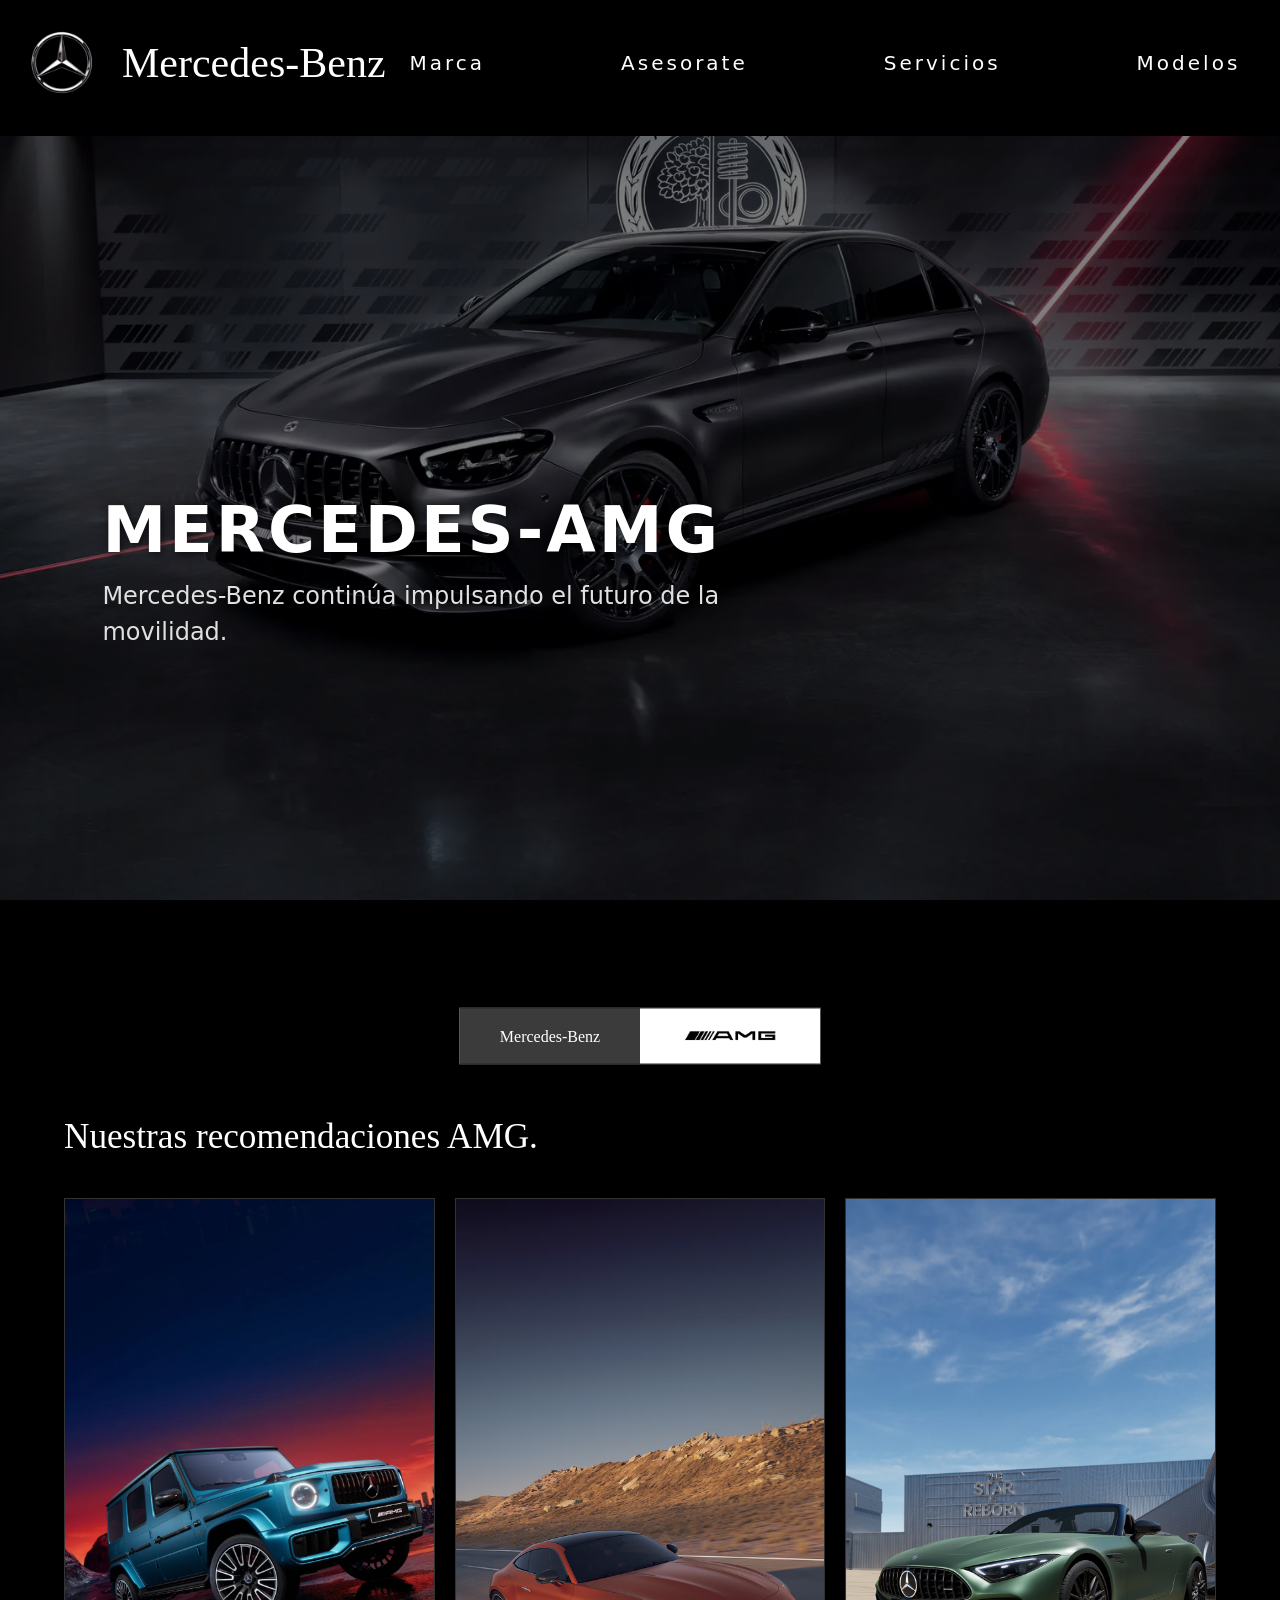
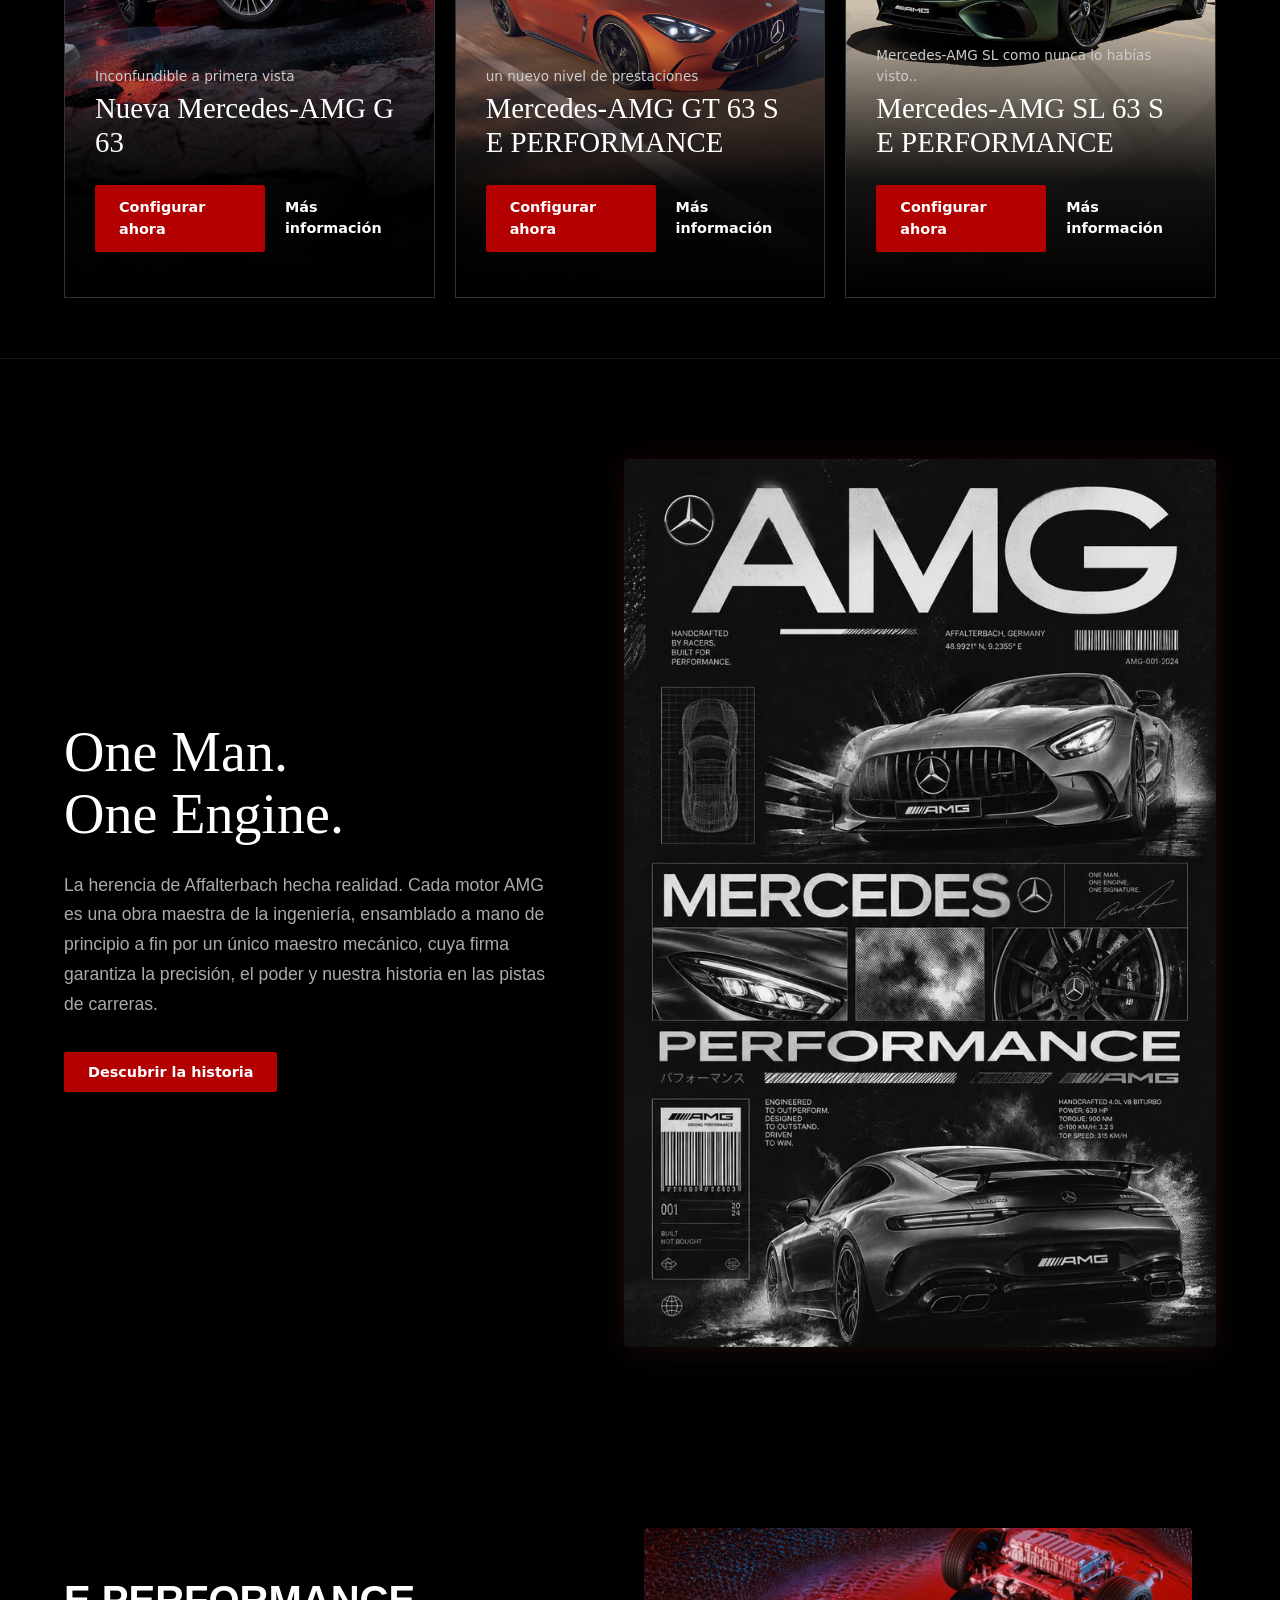
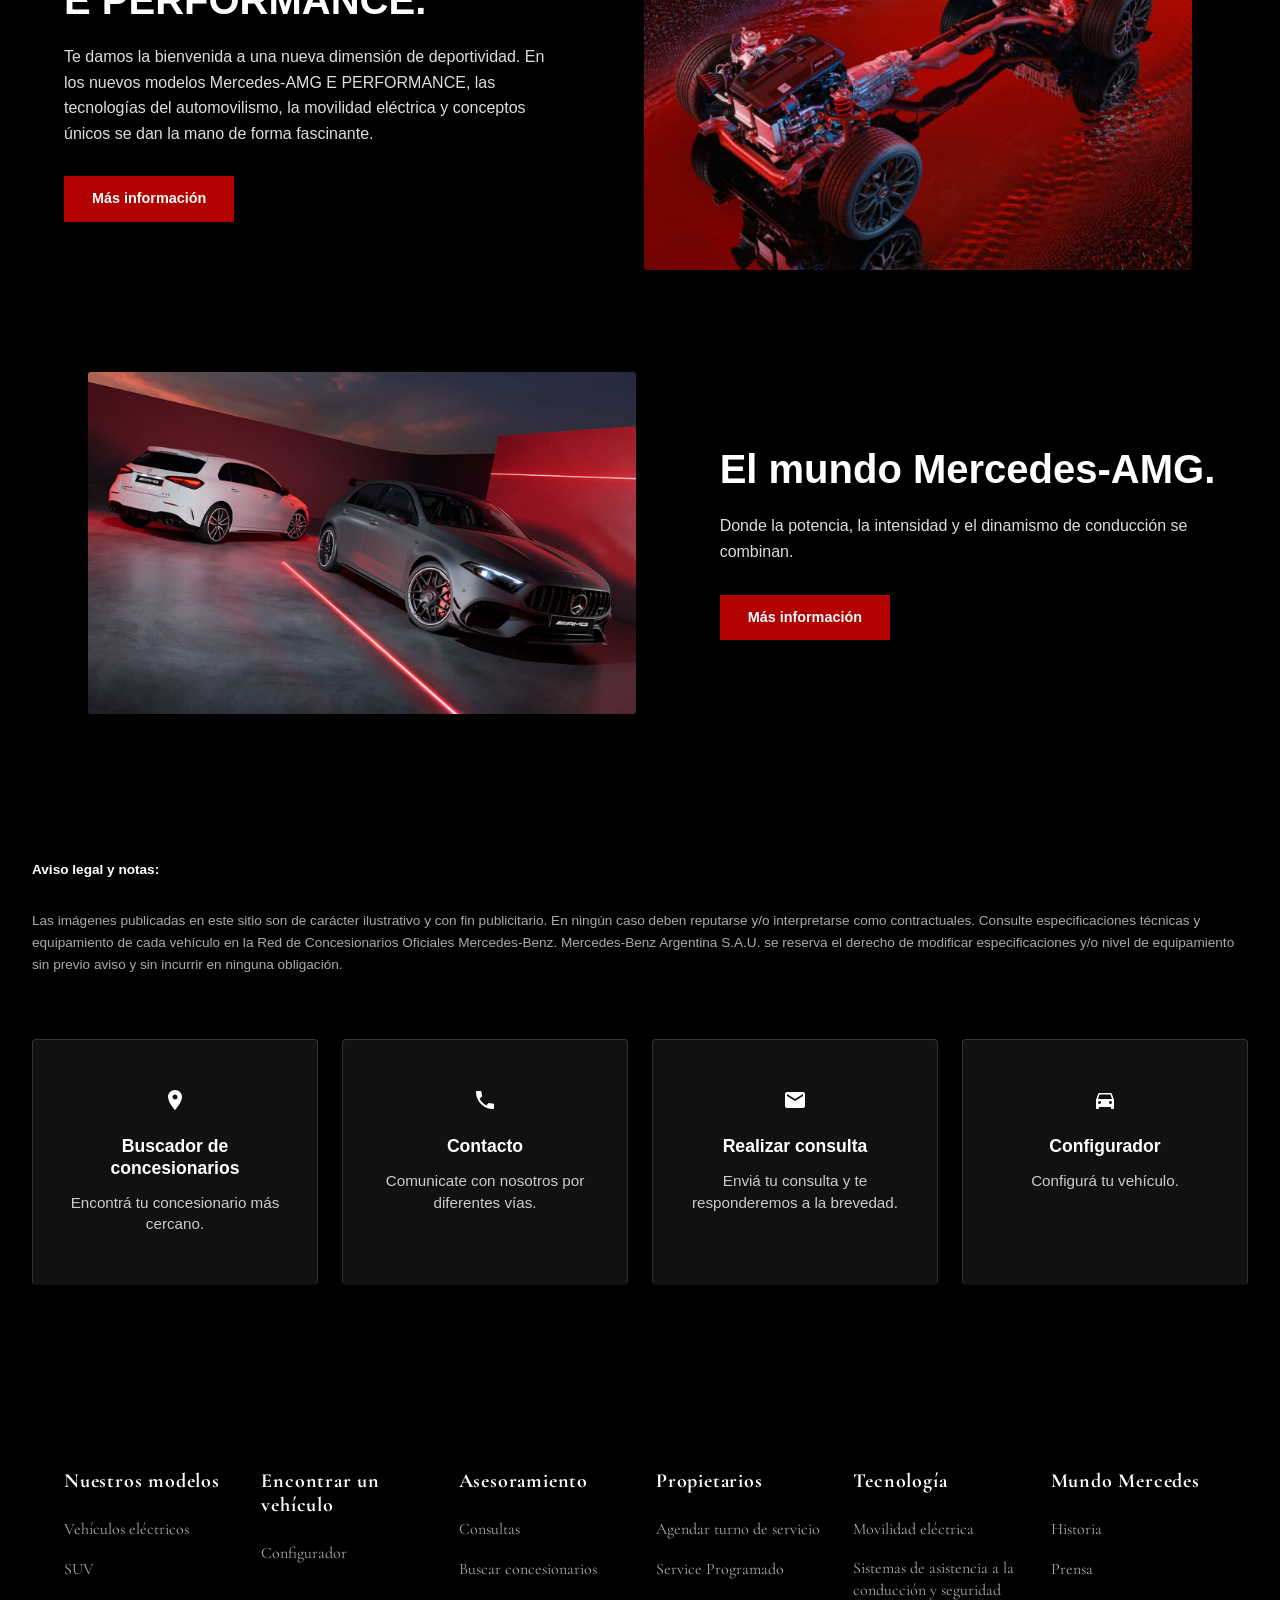
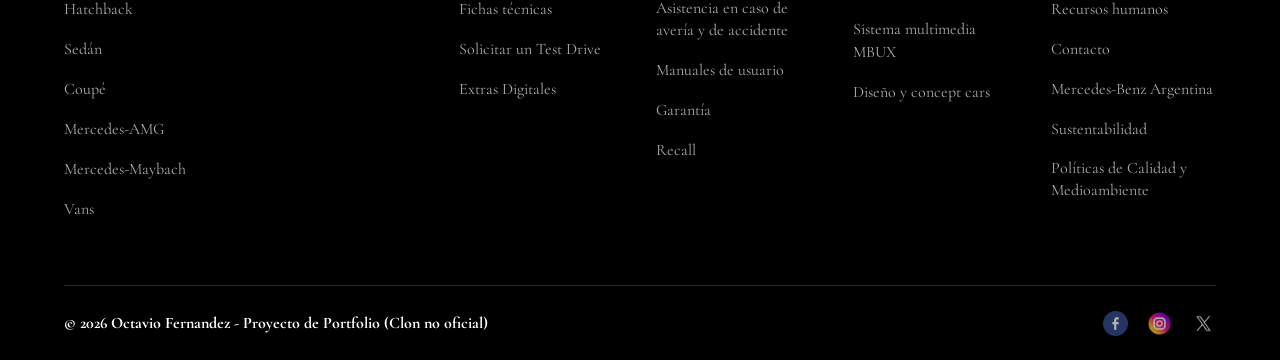
<file: pages/amg.html>
<!DOCTYPE html>
<html lang="es">

<head>
    <meta charset="UTF-8">
    <meta name="author" content="octavio fernandez" />
    <meta name="viewport" content="width=device-width, initial-scale=1.0">
    <meta name="keywords"
        content="mercedes,benz,modelos,4matic,coupe,auto,carro,vehiculo,luxury,luxurycar,suv,amg,performance" />
    <meta name="description" content="Pagina web de la linea Mercedes-AMG - Driving Performance" />
    <link rel="icon" href="../assets/img/LOGOPLATEADO1-removebg-preview.png" type="image/png" />

    <link href="https://cdn.jsdelivr.net/npm/bootstrap@5.3.3/dist/css/bootstrap.min.css" rel="stylesheet"
        integrity="sha384-QWTKZyjpPEjISv5WaRU9OFeRpok6YctnYmDr5pNlyT2bRjXh0JMhjY6hW+ALEwIH" crossorigin="anonymous">

    <link href="https://fonts.googleapis.com/css2?family=Cormorant+Garamond:wght@300;400;600&display=swap"
        rel="stylesheet">

    <link rel="stylesheet" href="../css/amg.css">
    <link rel="stylesheet" href="../css/amg2.css">
    <link rel="stylesheet" href="../css/navbar.css">
    <link rel="stylesheet" href="../css/footer.css" />
    <link rel="stylesheet" href="../css/indexresponsive.css" />

    <title>Mercedes-AMG | Octavio Fernandez</title>
</head>

<body>

    <header>
        <nav class="navbar navbar-expand-lg mi-nav-personalizado">
            <div class="container-fluid">

                <a class="navbar-brand mi-logo" href="../index.html">
                    <img src="../assets/img/LOGOPLATEADO1-removebg-preview.png" alt="Logo de Mercedes-Benz" width="40"
                        height="40" class="d-inline-block align-text-top">
                    Mercedes-Benz
                </a>

                <button class="navbar-toggler" type="button" id="navToggle"
                    aria-controls="navbarNav" aria-expanded="false" aria-label="Toggle navigation">
                    <span class="navbar-toggler-icon"></span>
                </button>

                <div class="collapse navbar-collapse" id="navbarNav">
                    <ul class="navbar-nav mi-lista-enlaces">
                        <li class="nav-item">
                            <a class="nav-link" href="../pages/marca.html">Marca</a>
                        </li>
                        <li class="nav-item">
                            <a class="nav-link" href="../pages/asesorate.html">Asesorate</a>
                        </li>
                        <li class="nav-item">
                            <a class="nav-link" href="../pages/servicios.html">Servicios</a>
                        </li>
                        <li class="nav-item">
                            <a class="nav-link" href="../pages/modelos.html">Modelos</a>
                        </li>
                    </ul>
                </div>

            </div>
        </nav>
    </header>
<main>
        <!-- HERO PRINCIPAL -->
        <section class="hero">
            <div class="hero-overlay">
                <div class="hero-content">
                    <h1 class="hero-titulo">Mercedes-AMG</h1>
                    <p class="hero-descripcion">Mercedes-Benz continúa impulsando el futuro de la movilidad.</p>
                </div>
            </div>
     <div class="hero-tabs">
    <!-- El botón de Mercedes ahora está inactivo -->
    <a href="../index.html" class="hero-tab">Mercedes-Benz</a>
    
    <!-- El botón de AMG ahora está activo y tiene la imagen -->
    <a href="#" class="hero-tab active">
        <!-- Reemplazá 'logo-amg.png' por el nombre real de tu imagen del logo -->
        <img src="../assets/img/AMG_PNG-removebg-preview.png" alt="AMG" class="hero-tab__img">
    </a>
</div>
        </section>

        <!-- SECCIÓN RECOMENDACIONES -->
        <section class="recomendaciones" id="recomendaciones-amg">
            <h2 class="recomendaciones__titulo">Nuestras recomendaciones AMG.</h2>

            <div class="recomendaciones__grid">
                <article class="card-auto">
                    <img src="../assets/img/G63 AMG.webp" alt="" class="card-auto__img">
                    <div class="card-auto__content">
                        <span class="card-auto__tag">Inconfundible a primera vista</span>
                        <h3 class="card-auto__nombre">Nueva Mercedes-AMG G 63</h3>
                        <div class="card-auto__acciones">
                            <a href="configurador.html" class="btn-azul">Configurar ahora</a>
                            <a href="#" class="link-blanco">Más información</a>
                        </div>
                    </div>
                </article>

                <article class="card-auto">
                    <img src="../assets/img/GT63 AMG.avif" alt="AMG C 63 S" class="card-auto__img">
                    <div class="card-auto__content">
                        <span class="card-auto__tag">un nuevo nivel de prestaciones</span>
                        <h3 class="card-auto__nombre">Mercedes-AMG GT 63 S E PERFORMANCE</h3>
                        <div class="card-auto__acciones">
                            <a href="configurador.html" class="btn-azul">Configurar ahora</a>
                            <a href="#" class="link-blanco">Más información</a>
                        </div>
                    </div>
                </article>

                <article class="card-auto">
                    <img src="../assets/img/SL63 AMG.avif" alt="AMG GLE 53 Coupé" class="card-auto__img">
                    <div class="card-auto__content">
                        <span class="card-auto__tag">Mercedes-AMG SL como nunca lo habías visto..</span>
                        <h3 class="card-auto__nombre">Mercedes-AMG SL 63 S E PERFORMANCE</h3>
                        <div class="card-auto__acciones">
                            <a href="configurador.html" class="btn-azul">Configurar ahora</a>
                            <a href="#" class="link-blanco">Más información</a>
                        </div>
                    </div>
                </article>
            </div>
        </section>
<!-- SECCIÓN ADN AMG (Póster) -->
        <section class="adn-amg">
            <div class="adn-amg__container">
                <div class="adn-amg__texto">
                    <h2 class="adn-amg__titulo">One Man.<br>One Engine.</h2>
                    <p class="adn-amg__descripcion">
                        La herencia de Affalterbach hecha realidad. Cada motor AMG es una obra maestra de la ingeniería, ensamblado a mano de principio a fin por un único maestro mecánico, cuya firma garantiza la precisión, el poder y nuestra historia en las pistas de carreras.
                    </p>
                    <a href="./marca.html" class="btn-azul">Descubrir la historia</a>
                </div>
                <div class="adn-amg__imagen-wrapper">                 
                    <img src="../assets/img/AMG POSTER.jpg" alt="Póster Filosofía AMG" class="adn-amg__poster">
                </div>
            </div>
        </section>
<section class="mundo-amg">
    <div class="mundo-amg__fila">
        <div class="mundo-amg__texto-container">
            <h2 class="mundo-amg__titulo">E PERFORMANCE.</h2>
            <p class="mundo-amg__descripcion">Te damos la bienvenida a una nueva dimensión de deportividad. En los nuevos modelos Mercedes-AMG E PERFORMANCE, las tecnologías del automovilismo, la movilidad eléctrica y conceptos únicos se dan la mano de forma fascinante.</p>
            <a href="#" class="btn-rojo-amg">Más información</a>
        </div>
        <div class="mundo-amg__imagen-container">
            <img src="../assets/img/Seccion imagen AMG 1.jpg" alt="Motor E Performance" id="img-performance" class="mundo-amg__img" data-index="0">
            
            <button class="btn-cambiar-img" onclick="cambiarImagen('img-performance', [
                '../assets/img/Seccion imagen AMG 1.jpg',
                '../assets/img/pexels-czapp-arpad-3647289-11396006.jpg', 
                '../assets/img/AMG 633333333.jpg',
                '../assets/img/a626273e97b888a72ddc7e905eceb099.jpg',
                '../assets/img/CarruselAMG2.jpg',
                '../assets/img/CarruselAMG4.jpg',
                '../assets/img/carruselAMG6.jpg',
                '../assets/img/CarruselAMG7.jpg',
                '../assets/img/CarruselAMG8.jpg',
                '../assets/img/CarruselAMG9.jpg'
            ])">
                <svg viewBox="0 0 24 24" fill="none" stroke="currentColor" stroke-width="2"><path d="M4 4v5h.582m15.356 2A8.001 8.001 0 004.582 9m0 0H9m11 11v-5h-.581m0 0a8.003 8.003 0 01-15.357-2m15.357 2H15"/></svg>
            </button>
        </div>
    </div>

    <div class="mundo-amg__fila mundo-amg__fila--reversa">
        <div class="mundo-amg__imagen-container">
            <img src="../assets/img/Seccion imagen AMG 2.webp" alt="Mundo Mercedes-AMG" id="img-mundo" class="mundo-amg__img" data-index="0">
            
            <button class="btn-cambiar-img" onclick="cambiarImagen('img-mundo', [
                '../assets/img/Seccion imagen AMG 2.webp',
                '../assets/img/carruselamg10.jpg', 
                '../assets/img/carruselamg12.jpg',
                '../assets/img/carruselamg11.jpg',
                '../assets/img/carruselamg15.jpg',
                '../assets/img/carruselamg16.jpg',
                '../assets/img/carruselamg17.jpg',
                '../assets/img/carruselamg18.jpg',
                '../assets/img/carruselamg19.jpg',
                '../assets/img/carruselamg20.jpg',
            ])">
                <svg viewBox="0 0 24 24" fill="none" stroke="currentColor" stroke-width="2"><path d="M4 4v5h.582m15.356 2A8.001 8.001 0 004.582 9m0 0H9m11 11v-5h-.581m0 0a8.003 8.003 0 01-15.357-2m15.357 2H15"/></svg>
            </button>
        </div>
        <div class="mundo-amg__texto-container">
            <h2 class="mundo-amg__titulo">El mundo Mercedes-AMG.</h2>
            <p class="mundo-amg__descripcion">Donde la potencia, la intensidad y el dinamismo de conducción se combinan.</p>
            <a href="#" class="btn-rojo-amg">Más información</a>
        </div>
    </div>
</section>


        <!-- SECCIÓN LEGALES Y ACCIONES -->
        <section class="legales-y-acciones">
            <div class="aviso-legal">
                <p><strong>Aviso legal y notas:</strong><br>
                    Las imágenes publicadas en este sitio son de carácter ilustrativo y con fin publicitario. En ningún
                    caso deben reputarse y/o interpretarse como contractuales. Consulte especificaciones técnicas y
                    equipamiento de cada vehículo en la Red de Concesionarios Oficiales Mercedes-Benz. Mercedes-Benz
                    Argentina S.A.U. se reserva el derecho de modificar especificaciones y/o nivel de equipamiento sin
                    previo aviso y sin incurrir en ninguna obligación.</p>
            </div>

            <div class="acciones-grid">
                <a href="#" class="accion-card">
                    <svg class="accion-icon" viewBox="0 0 24 24" fill="currentColor">
                        <path d="M12 2C8.13 2 5 5.13 5 9c0 5.25 7 13 7 13s7-7.75 7-13c0-3.87-3.13-7-7-7zm0 9.5c-1.38 0-2.5-1.12-2.5-2.5s1.12-2.5 2.5-2.5 2.5 1.12 2.5 2.5-1.12 2.5-2.5 2.5z" />
                    </svg>
                    <h4 class="accion-titulo">Buscador de concesionarios</h4>
                    <p class="accion-descripcion">Encontrá tu concesionario más cercano.</p>
                </a>

                <a href="servicios.html#contacto" class="accion-card">
                    <svg class="accion-icon" viewBox="0 0 24 24" fill="currentColor">
                        <path d="M6.62 10.79c1.44 2.83 3.76 5.14 6.59 6.59l2.2-2.2c.27-.27.67-.36 1.02-.24 1.12.37 2.33.57 3.57.57.55 0 1 .45 1 1V20c0 .55-.45 1-1 1-9.39 0-17-7.61-17-17 0-.55.45-1 1-1h3.5c.55 0 1 .45 1 1 0 1.25.2 2.45.57 3.57.11.35.03.74-.25 1.02l-2.2 2.2z" />
                    </svg>
                    <h4 class="accion-titulo">Contacto</h4>
                    <p class="accion-descripcion">Comunicate con nosotros por diferentes vías.</p>
                </a>

                <a href="servicios.html#contacto" class="accion-card">
                    <svg class="accion-icon" viewBox="0 0 24 24" fill="currentColor">
                        <path d="M20 4H4c-1.1 0-1.99.9-1.99 2L2 18c0 1.1.9 2 2 2h16c1.1 0 2-.9 2-2V6c0-1.1-.9-2-2-2zm0 4l-8 5-8-5V6l8 5 8-5v2z" />
                    </svg>
                    <h4 class="accion-titulo">Realizar consulta</h4>
                    <p class="accion-descripcion">Enviá tu consulta y te responderemos a la brevedad.</p>
                </a>

                <a href="configurador.html" class="accion-card">
                    <svg class="accion-icon" viewBox="0 0 24 24" fill="currentColor">
                        <path d="M18.92 6.01C18.72 5.42 18.16 5 17.5 5h-11c-.66 0-1.21.42-1.42 1.01L3 12v8c0 .55.45 1 1 1h1c.55 0 1-.45 1-1v-1h12v1c0 .55.45 1 1 1h1c.55 0 1-.45 1-1v-8l-2.08-5.99zM6.5 16c-.83 0-1.5-.67-1.5-1.5S5.67 13 6.5 13s1.5.67 1.5 1.5S7.33 16 6.5 16zm11 0c-.83 0-1.5-.67-1.5-1.5s.67-1.5 1.5-1.5 1.5.67 1.5 1.5-.67 1.5-1.5 1.5zM5 11l1.5-4.5h11L19 11H5z" />
                    </svg>
                    <h4 class="accion-titulo">Configurador</h4>
                    <p class="accion-descripcion">Configurá tu vehículo.</p>
                </a>
            </div>
        </section>
    </main>

    <footer class="footer" role="contentinfo">
        <div class="footer-main">
            <div class="footer-col">
                <h4 class="footer-col-titulo">Nuestros modelos</h4>
                <ul class="footer-col-lista">
                    <li><a href="electric.html">Vehículos eléctricos</a></li>
                    <li><a href="modelos.html#suv">SUV</a></li>
                    <li><a href="#">Hatchback</a></li>
                    <li><a href="#">Sedán</a></li>
                    <li><a href="modelos.html#coupes">Coupé</a></li>
                    <li><a href="amg.html">Mercedes-AMG</a></li>
                    <li><a href="maybach.html">Mercedes-Maybach</a></li>
                    <li><a href="#">Vans</a></li>
                </ul>
            </div>
            <div class="footer-col">
                <h4 class="footer-col-titulo">Encontrar un vehículo</h4>
                <ul class="footer-col-lista">
                    <li><a href="configurador.html">Configurador</a></li>
                </ul>
            </div>
            <div class="footer-col">
                <h4 class="footer-col-titulo">Asesoramiento</h4>
                <ul class="footer-col-lista">
                    <li><a href="asesorate.html">Consultas</a></li>
                    <li><a href="#">Buscar concesionarios</a></li>
                    <li><a href="#">Fichas técnicas</a></li>
                    <li><a href="#">Solicitar un Test Drive</a></li>
                    <li><a href="#">Extras Digitales</a></li>
                </ul>
            </div>
            <div class="footer-col">
                <h4 class="footer-col-titulo">Propietarios</h4>
                <ul class="footer-col-lista">
                    <li><a href="#">Agendar turno de servicio</a></li>
                    <li><a href="#">Service Programado</a></li>
                    <li><a href="#">Asistencia en caso de avería y de accidente</a></li>
                    <li><a href="#">Manuales de usuario</a></li>
                    <li><a href="#">Garantía</a></li>
                    <li><a href="#">Recall</a></li>
                </ul>
            </div>
            <div class="footer-col">
                <h4 class="footer-col-titulo">Tecnología</h4>
                <ul class="footer-col-lista">
                    <li><a href="#">Movilidad eléctrica</a></li>
                    <li><a href="#">Sistemas de asistencia a la conducción y seguridad</a></li>
                    <li><a href="#">Sistema multimedia MBUX</a></li>
                    <li><a href="#">Diseño y concept cars</a></li>
                </ul>
            </div>
            <div class="footer-col">
                <h4 class="footer-col-titulo">Mundo Mercedes</h4>
                <ul class="footer-col-lista">
                    <li><a href="#">Historia</a></li>
                    <li><a href="#">Prensa</a></li>
                    <li><a href="#">Recursos humanos</a></li>
                    <li><a href="#">Contacto</a></li>
                    <li><a href="#">Mercedes-Benz Argentina</a></li>
                    <li><a href="#">Sustentabilidad</a></li>
                    <li><a href="#">Políticas de Calidad y Medioambiente</a></li>
                </ul>
            </div>
        </div>

        <div class="footer-divider"></div>

        <div class="footer-bottom">
            <p class="footer-copy">© 2026 Octavio Fernandez - Proyecto de Portfolio (Clon no oficial)</p>
            <nav class="footer-legal" aria-label="Legal">    
            </nav>
            <nav class="footer-socials" aria-label="Redes sociales">
                <a href="#" aria-label="Facebook"><img src="../assets/img/facebook.png" alt="Facebook"></a>
                <a href="#" aria-label="Instagram"><img src="../assets/img/instagram.png" alt="Instagram"></a>
                <a href="#" aria-label="Twitter"><img src="../assets/img/twiiiter.png" alt="Twitter"></a>
            </nav>
        </div>

    </footer>

    <script src="https://cdn.jsdelivr.net/npm/bootstrap@5.3.8/dist/js/bootstrap.bundle.min.js"
        integrity="sha384-FKyoEForCGlyvwx9Hj09JcYn3nv7wiPVlz7YYwJrWVcXK/BmnVDxM+D2scQbITxI"
        crossorigin="anonymous"></script>

    <script src="../js/index.js" defer></script>
    <script src="../js/amg.js" defer></script>
    <script src="../js/navbar.js" defer></script>
</body>

</html>
</file>
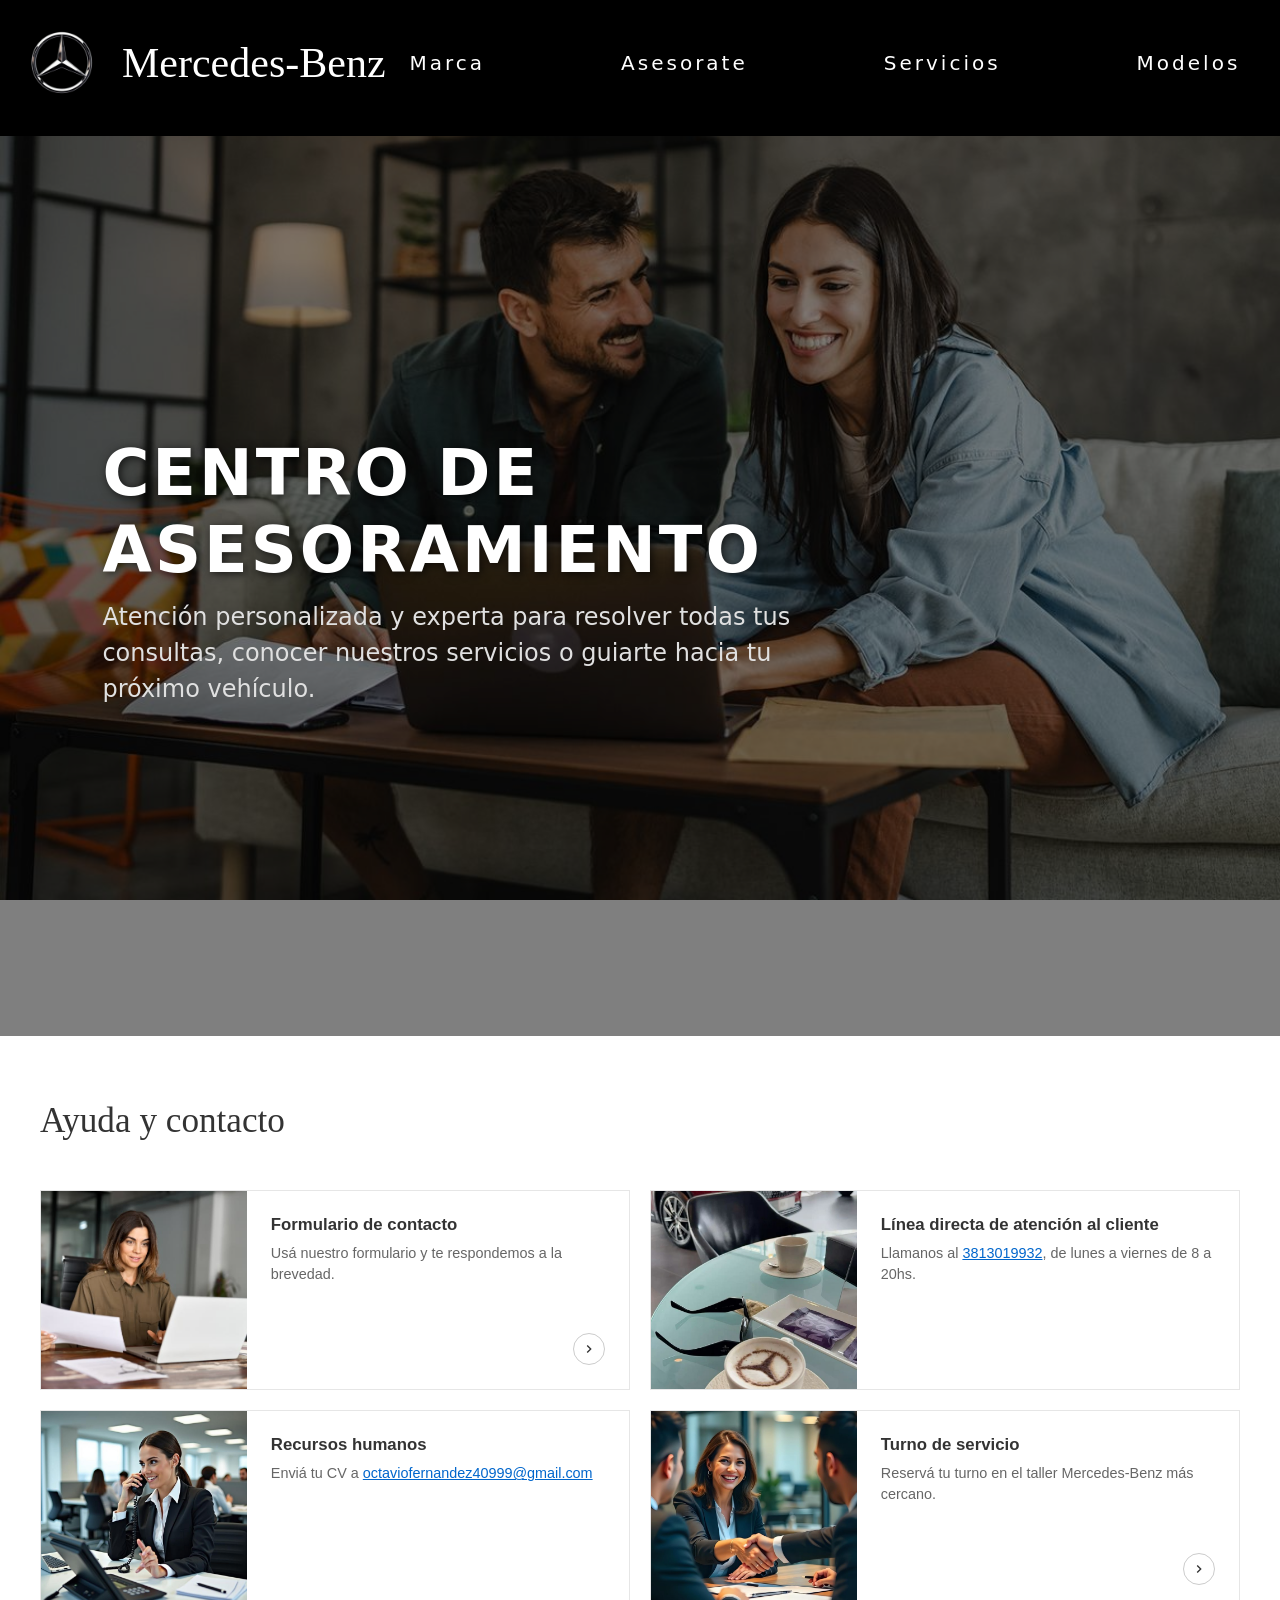
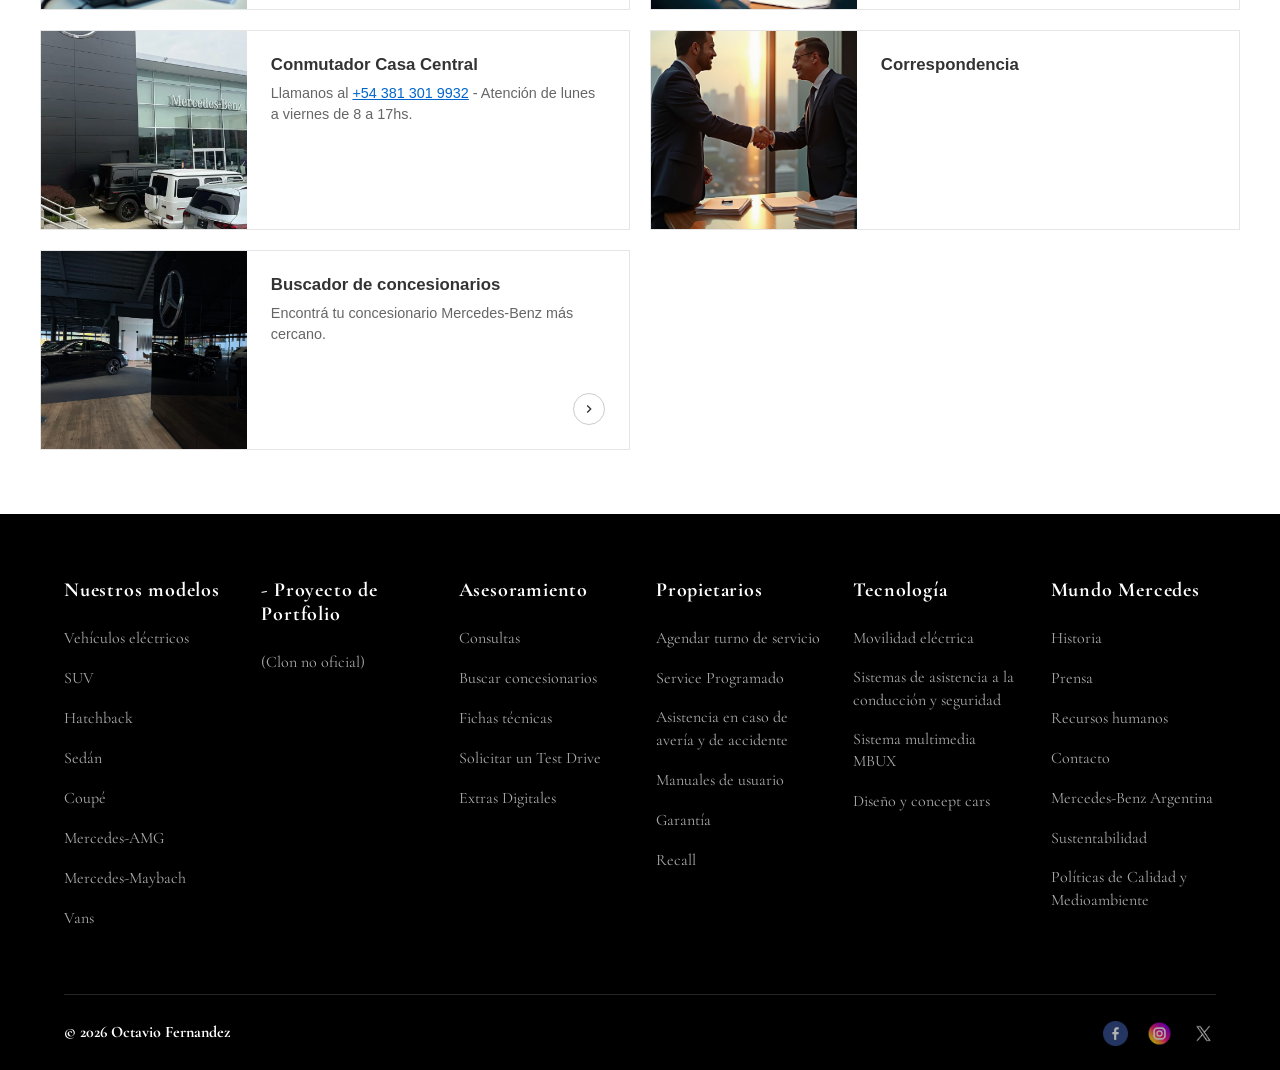
<file: pages/asesorate.html>
<!DOCTYPE html>
<html lang="es">
<head>
  <meta charset="UTF-8">
  <meta name="author" content="octavio fernandez" />
  <meta name="viewport" content="width=device-width, initial-scale=1.0">
  <meta name="keywords" content="mercedes,benz,modelos,4matic,coupe,auto,carro,vehiculo,luxury,luxurycar,suv" />
  <meta name="description" content="Pagina web de un vehiculo mercedes benz gle 53 4matic coupe" />
  <link rel="icon" href="../assets/img/LOGOPLATEADO1-removebg-preview.png" type="image/png" />

  <!-- BOOTSTRAP -->
  <link href="https://cdn.jsdelivr.net/npm/bootstrap@5.3.3/dist/css/bootstrap.min.css" rel="stylesheet" integrity="sha384-QWTKZyjpPEjISv5WaRU9OFeRpok6YctnYmDr5pNlyT2bRjXh0JMhjY6hW+ALEwIH" crossorigin="anonymous">

  <!-- GOOGLE FONTS -->
  <link href="https://fonts.googleapis.com/css2?family=Cormorant+Garamond:wght@300;400;600&display=swap" rel="stylesheet">

  <!-- ESTILOS -->
  <link rel="stylesheet" href="../css/asesorate.css" />
  <link rel="stylesheet" href="../css/navbar.css">
  <link rel="stylesheet" href="../css/footer.css" />
  <link rel="stylesheet" href="../css/indexresponsive.css" />

  <title>Asesorate | Octavio Fernandez</title>
</head>

<body>

  <header>
    <nav class="navbar navbar-expand-lg mi-nav-personalizado">
      <div class="container-fluid">

        <a class="navbar-brand mi-logo" href="../index.html">
          <img src="../assets/img/LOGOPLATEADO1-removebg-preview.png" alt="Logo de Mercedes-Benz" width="40" height="40" class="d-inline-block align-text-top">
          Mercedes-Benz
        </a>

        <button class="navbar-toggler" type="button" id="navToggle"
          aria-controls="navbarNav" aria-expanded="false" aria-label="Toggle navigation">
          <span class="navbar-toggler-icon"></span>
        </button>

        <div class="collapse navbar-collapse" id="navbarNav">
          <ul class="navbar-nav mi-lista-enlaces">
            <li class="nav-item">
              <a class="nav-link" href="../pages/marca.html">Marca</a>
            </li>
            <li class="nav-item">
              <a class="nav-link" href="../pages/asesorate.html">Asesorate</a>
            </li>
            <li class="nav-item">
              <a class="nav-link" href="../pages/servicios.html">Servicios</a>
            </li>
            <li class="nav-item">
              <a class="nav-link" href="../pages/modelos.html">Modelos</a>
            </li>
          </ul>
        </div>

      </div>
    </nav>
  </header>

<main>
    <!-- HERO PRINCIPAL -->
    <section class="hero">
      <div class="hero-overlay">
        <div class="hero-content">
          <h1 class="hero-titulo">Centro de Asesoramiento</h1>
          <p class="hero-descripcion">Atención personalizada y experta para resolver todas tus consultas, conocer nuestros servicios o guiarte hacia tu próximo vehículo.</p>
        </div>
      </div>
    </section>

    <section class="ayuda-contacto">
    <div class="contenedor-ayuda">
        <h2 class="ayuda-titulo">Ayuda y contacto</h2>
        
        <div class="ayuda-grid">
            
            <div class="ayuda-card">
                <div class="ayuda-img-box">
                    <img src="../assets/img/FORMULARIO DE CONTACTO.jpg" alt="Formulario de contacto">
                </div>
                <div class="ayuda-info">
                    <h3 class="ayuda-card-titulo">Formulario de contacto</h3>
                    <p class="ayuda-card-texto">Usá nuestro formulario y te respondemos a la brevedad.</p>
                    <a href="#" class="ayuda-btn-flecha" aria-label="Ir a formulario">
                        <svg viewBox="0 0 24 24" width="16" height="16" fill="currentColor"><path d="M8.59 16.59L13.17 12 8.59 7.41 10 6l6 6-6 6-1.41-1.41z"/></svg>
                    </a>
                </div>
            </div>

            <div class="ayuda-card">
                <div class="ayuda-img-box">
                    <img src="../assets/img/LINEADIRECTA.jpg" alt="Línea directa">
                </div>
                <div class="ayuda-info">
                    <h3 class="ayuda-card-titulo">Línea directa de atención al cliente</h3>
                    <p class="ayuda-card-texto">Llamanos al <a href="tel:3813019932" class="ayuda-link">3813019932</a>, de lunes a viernes de 8 a 20hs.</p>
                </div>
            </div>

            <div class="ayuda-card">
                <div class="ayuda-img-box">
                    <img src="../assets/img/Recursos humanos.jpg" alt="Recursos humanos">
                </div>
                <div class="ayuda-info">
                    <h3 class="ayuda-card-titulo">Recursos humanos</h3>
                    <p class="ayuda-card-texto">Enviá tu CV a <a href="mailto:octaviofernandez40999@gmail.com" class="ayuda-link">octaviofernandez40999@gmail.com</a></p>
                </div>
            </div>

            <div class="ayuda-card">
                <div class="ayuda-img-box">
                    <img src="../assets/img/TURNO DE SERVICIO.jpg" alt="Turno de servicio">
                </div>
                <div class="ayuda-info">
                    <h3 class="ayuda-card-titulo">Turno de servicio</h3>
                    <p class="ayuda-card-texto">Reservá tu turno en el taller Mercedes-Benz más cercano.</p>
                    <a href="#" class="ayuda-btn-flecha" aria-label="Reservar turno">
                        <svg viewBox="0 0 24 24" width="16" height="16" fill="currentColor"><path d="M8.59 16.59L13.17 12 8.59 7.41 10 6l6 6-6 6-1.41-1.41z"/></svg>
                    </a>
                </div>
            </div>

            <div class="ayuda-card">
                <div class="ayuda-img-box">
                    <img src="../assets/img/CONMUTADOR CASA CENTRAL.jpg" alt="Conmutador">
                </div>
                <div class="ayuda-info">
                    <h3 class="ayuda-card-titulo">Conmutador Casa Central</h3>
                    <p class="ayuda-card-texto">Llamanos al <a href="tel:+541144699000" class="ayuda-link">+54 381 301 9932</a> - Atención de lunes a viernes de 8 a 17hs.</p>
                </div>
            </div>
            <div class="ayuda-card">
                <div class="ayuda-img-box">
                    <img src="../assets/img/CORRESPONDENCIA.jpg" alt="Correspondencia">
                </div>
                <div class="ayuda-info">
                    <h3 class="ayuda-card-titulo">Correspondencia</h3>
                    <p class="ayuda-card-texto"> </p>
                </div>
            </div>

            <div class="ayuda-card">
                <div class="ayuda-img-box">
                    <img src="../assets/img/BUSCADOR DE CONCSSS.jpg" alt="Buscador concesionarios">
                </div>
                <div class="ayuda-info">
                    <h3 class="ayuda-card-titulo">Buscador de concesionarios</h3>
                    <p class="ayuda-card-texto">Encontrá tu concesionario Mercedes-Benz más cercano.</p>
                    <a href="#" class="ayuda-btn-flecha" aria-label="Buscar concesionario">
                        <svg viewBox="0 0 24 24" width="16" height="16" fill="currentColor"><path d="M8.59 16.59L13.17 12 8.59 7.41 10 6l6 6-6 6-1.41-1.41z"/></svg>
                    </a>
                </div>
            </div>

        </div>
    </div>
</section>
 <footer class="footer" role="contentinfo">

    <div class="footer-main">
      <div class="footer-col">
        <h4 class="footer-col-titulo">Nuestros modelos</h4>
        <ul class="footer-col-lista">
          <li><a href="electric.html">Vehículos eléctricos</a></li>
          <li><a href="modelos.html#suv">SUV</a></li>
          <li><a href="#">Hatchback</a></li>
          <li><a href="#">Sedán</a></li>
          <li><a href="modelos.html#coupes">Coupé</a></li>
          <li><a href="amg.html">Mercedes-AMG</a></li>
          <li><a href="maybach.html">Mercedes-Maybach</a></li>
          <li><a href="#">Vans</a></li>
        </ul>
      </div>
      <div class="footer-col">
        <h4 class="footer-col-titulo">- Proyecto de Portfolio </h4>
        <ul class="footer-col-lista">
          <li><a href="#">(Clon no oficial)</a></li>         
        </ul>
      </div>
      <div class="footer-col">
        <h4 class="footer-col-titulo">Asesoramiento</h4>
        <ul class="footer-col-lista">
          <li><a href="asesorate.html">Consultas</a></li>
          <li><a href="#">Buscar concesionarios</a></li>
          <li><a href="#">Fichas técnicas</a></li>
          <li><a href="#">Solicitar un Test Drive</a></li>
          <li><a href="#">Extras Digitales</a></li>
        </ul>
      </div>
      <div class="footer-col">
        <h4 class="footer-col-titulo">Propietarios</h4>
        <ul class="footer-col-lista">
          <li><a href="#">Agendar turno de servicio</a></li>
          <li><a href="#">Service Programado</a></li>
          <li><a href="#">Asistencia en caso de avería y de accidente</a></li>
          <li><a href="#">Manuales de usuario</a></li>
          <li><a href="#">Garantía</a></li>
          <li><a href="#">Recall</a></li>
        </ul>
      </div>
      <div class="footer-col">
        <h4 class="footer-col-titulo">Tecnología</h4>
        <ul class="footer-col-lista">
          <li><a href="#">Movilidad eléctrica</a></li>
          <li><a href="#">Sistemas de asistencia a la conducción y seguridad</a></li>
          <li><a href="#">Sistema multimedia MBUX</a></li>
          <li><a href="#">Diseño y concept cars</a></li>
        </ul>
      </div>
      <div class="footer-col">
        <h4 class="footer-col-titulo">Mundo Mercedes</h4>
        <ul class="footer-col-lista">
          <li><a href="#">Historia</a></li>
          <li><a href="#">Prensa</a></li>
          <li><a href="#">Recursos humanos</a></li>
          <li><a href="#">Contacto</a></li>
          <li><a href="#">Mercedes-Benz Argentina</a></li>
          <li><a href="#">Sustentabilidad</a></li>
          <li><a href="#">Políticas de Calidad y Medioambiente</a></li>
        </ul>
      </div>
    </div>

    <div class="footer-divider"></div>

    <div class="footer-bottom">
      <p class="footer-copy">© 2026 Octavio Fernandez</p>
      <nav class="footer-legal" aria-label="Legal">
   
      </nav>
      <nav class="footer-socials" aria-label="Redes sociales">
        <a href="#" aria-label="Facebook"><img src="../assets/img/facebook.png" alt="Facebook"></a>
        <a href="#" aria-label="Instagram"><img src="../assets/img/instagram.png" alt="Instagram"></a>
        <a href="#" aria-label="Twitter"><img src="../assets/img/twiiiter.png" alt="Twitter"></a>
      </nav>
    </div>

  </footer>

  <script src="https://cdn.jsdelivr.net/npm/bootstrap@5.3.8/dist/js/bootstrap.bundle.min.js"
    integrity="sha384-FKyoEForCGlyvwx9Hj09JcYn3nv7wiPVlz7YYwJrWVcXK/BmnVDxM+D2scQbITxI"
    crossorigin="anonymous"></script>
  <script src="../js/navbar.js" defer></script>
</body>
</html>
</file>
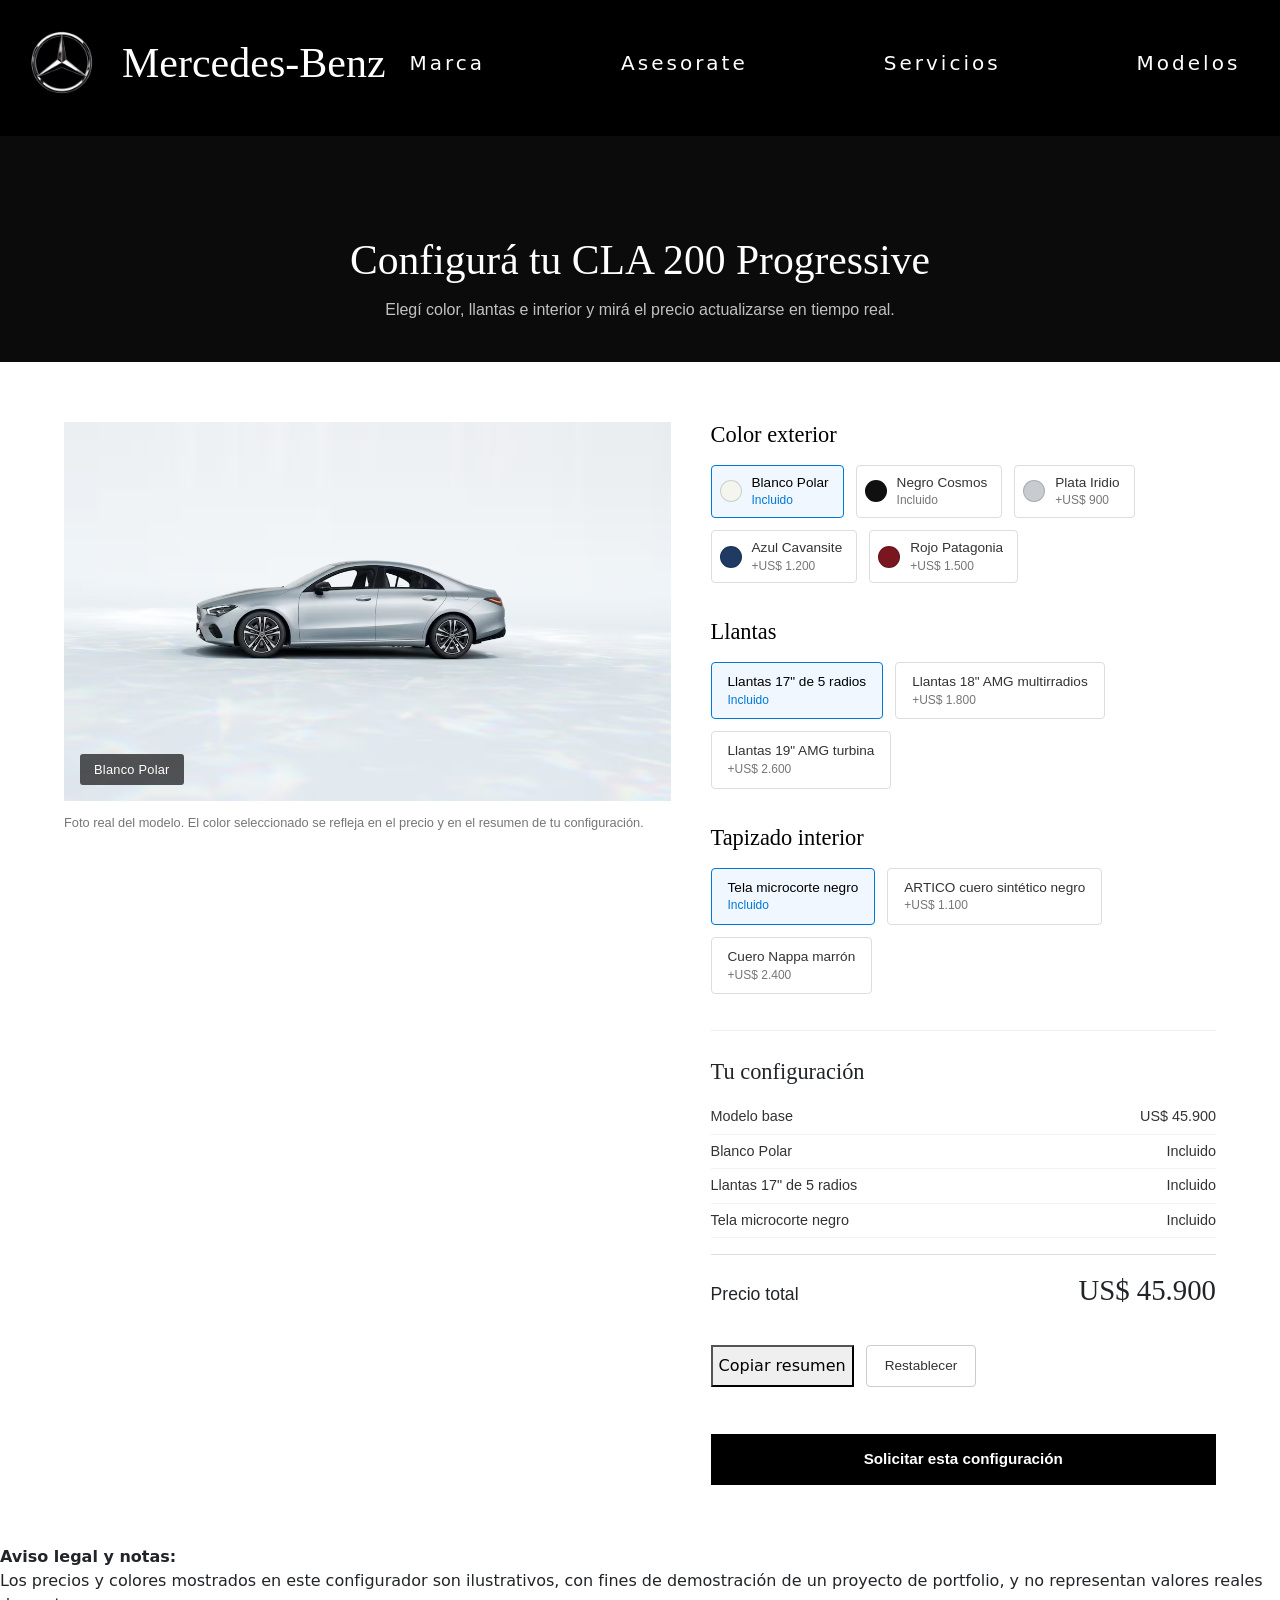
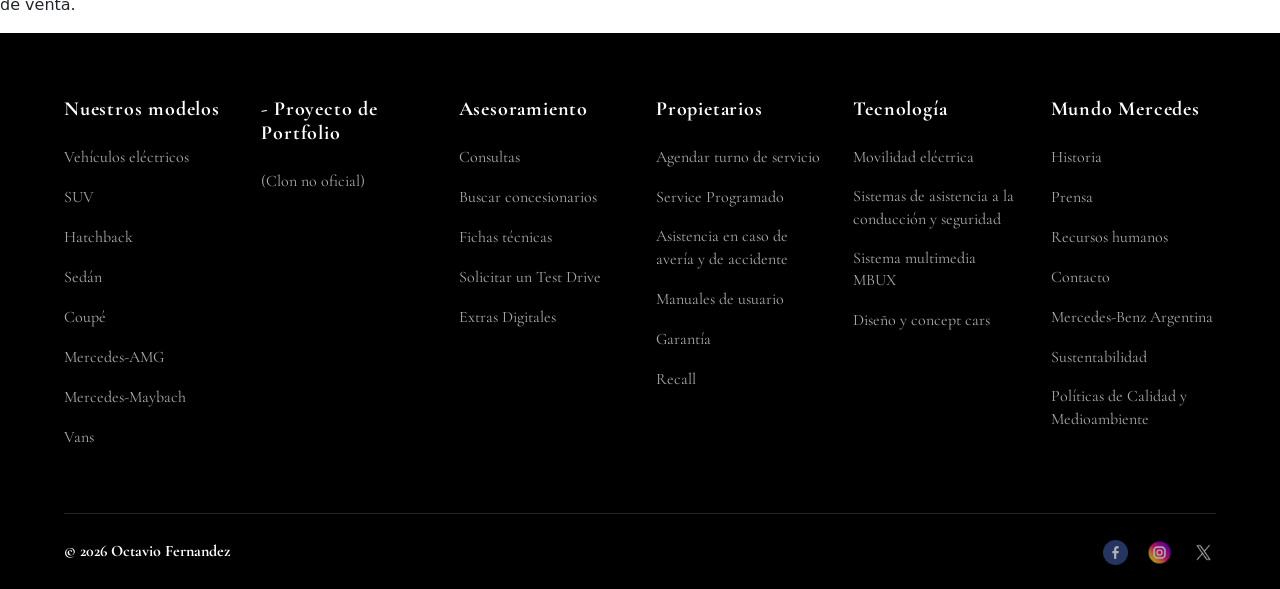
<file: pages/configurador.html>
<!DOCTYPE html>
<html lang="es">
<head>
  <meta charset="UTF-8">
  <meta name="author" content="octavio fernandez" />
  <meta name="viewport" content="width=device-width, initial-scale=1.0">
  <meta name="keywords" content="mercedes,benz,configurador,cla200,4matic,coupe,auto,carro,vehiculo,luxury" />
  <meta name="description" content="Configurá tu Mercedes-Benz CLA 200 Progressive: color, llantas e interior." />
  <link rel="icon" href="../assets/img/LOGOPLATEADO1-removebg-preview.png" type="image/png" />

  <!-- BOOTSTRAP -->
  <link href="https://cdn.jsdelivr.net/npm/bootstrap@5.3.3/dist/css/bootstrap.min.css" rel="stylesheet" integrity="sha384-QWTKZyjpPEjISv5WaRU9OFeRpok6YctnYmDr5pNlyT2bRjXh0JMhjY6hW+ALEwIH" crossorigin="anonymous">

  <!-- GOOGLE FONTS -->
  <link href="https://fonts.googleapis.com/css2?family=Cormorant+Garamond:wght@300;400;600&display=swap" rel="stylesheet">

  <!-- ESTILOS -->
  <link rel="stylesheet" href="../css/configurador.css" />
  <link rel="stylesheet" href="../css/navbar.css">
  <link rel="stylesheet" href="../css/footer.css" />
  <link rel="stylesheet" href="../css/indexresponsive.css" />

  <title>Configurador | Octavio Fernandez</title>
</head>

<body>

  <header>
    <nav class="navbar navbar-expand-lg mi-nav-personalizado">
      <div class="container-fluid">

        <a class="navbar-brand mi-logo" href="../index.html">
          <img src="../assets/img/LOGOPLATEADO1-removebg-preview.png" alt="Logo de Mercedes-Benz" width="40" height="40" class="d-inline-block align-text-top">
          Mercedes-Benz
        </a>

        <button class="navbar-toggler" type="button" id="navToggle"
          aria-controls="navbarNav" aria-expanded="false" aria-label="Toggle navigation">
          <span class="navbar-toggler-icon"></span>
        </button>

        <div class="collapse navbar-collapse" id="navbarNav">
          <ul class="navbar-nav mi-lista-enlaces">
            <li class="nav-item">
              <a class="nav-link" href="../pages/marca.html">Marca</a>
            </li>
            <li class="nav-item">
              <a class="nav-link" href="../pages/asesorate.html">Asesorate</a>
            </li>
            <li class="nav-item">
              <a class="nav-link" href="../pages/servicios.html">Servicios</a>
            </li>
            <li class="nav-item">
              <a class="nav-link" href="../pages/modelos.html">Modelos</a>
            </li>
          </ul>
        </div>

      </div>
    </nav>
  </header>

  <main>
    <section class="config-hero">
      <h1 class="config-hero__titulo">Configurá tu CLA 200 Progressive</h1>
      <p class="config-hero__descripcion">Elegí color, llantas e interior y mirá el precio actualizarse en tiempo real.</p>
    </section>

    <section class="configurador">
      <div class="configurador__visor">
        <div class="visor__imagen-wrapper">
          <img src="../assets/img/CLA200 EXTERIOR.avif" alt="CLA 200 Progressive" class="visor__imagen">
          <span class="visor__color-label" id="visorColorLabel"></span>
        </div>
        <p class="visor__nota">Foto real del modelo. El color seleccionado se refleja en el precio y en el resumen de tu configuración.</p>
      </div>

      <div class="configurador__panel">

        <div class="config-grupo">
          <h2 class="config-grupo__titulo">Color exterior</h2>
          <div class="config-opciones config-opciones--color" id="grupoColor" data-grupo="color">
            <!-- Botones de color generados por JS -->
          </div>
        </div>

        <div class="config-grupo">
          <h2 class="config-grupo__titulo">Llantas</h2>
          <div class="config-opciones" id="grupoRines" data-grupo="rines">
            <!-- Botones generados por JS -->
          </div>
        </div>

        <div class="config-grupo">
          <h2 class="config-grupo__titulo">Tapizado interior</h2>
          <div class="config-opciones" id="grupoInterior" data-grupo="interior">
            <!-- Botones generados por JS -->
          </div>
        </div>

        <div class="config-resumen">
          <h2 class="config-resumen__titulo">Tu configuración</h2>
          <ul class="config-resumen__lista" id="resumenLista"></ul>
          <div class="config-resumen__total">
            <span>Precio total</span>
            <strong id="resumenTotal">US$ 0</strong>
          </div>

          <div class="config-resumen__acciones">
            <button type="button" class="btn-azul" id="btnCopiarResumen">Copiar resumen</button>
            <button type="button" class="link-blanco-inv" id="btnReset">Restablecer</button>
          </div>
          <p class="config-resumen__feedback" id="resumenFeedback" aria-live="polite"></p>

          <a href="./servicios.html#contacto" class="btn-cta-config">Solicitar esta configuración</a>
        </div>

      </div>
    </section>

    <section class="legales-y-acciones">
      <div class="aviso-legal">
        <p><strong>Aviso legal y notas:</strong><br>
        Los precios y colores mostrados en este configurador son ilustrativos, con fines de demostración de un proyecto de portfolio, y no representan valores reales de venta.</p>
      </div>
    </section>
  </main>

  <footer class="footer" role="contentinfo">

    <div class="footer-main">
      <div class="footer-col">
        <h4 class="footer-col-titulo">Nuestros modelos</h4>
        <ul class="footer-col-lista">
          <li><a href="electric.html">Vehículos eléctricos</a></li>
          <li><a href="modelos.html#suv">SUV</a></li>
          <li><a href="#">Hatchback</a></li>
          <li><a href="#">Sedán</a></li>
          <li><a href="modelos.html#coupes">Coupé</a></li>
          <li><a href="amg.html">Mercedes-AMG</a></li>
          <li><a href="maybach.html">Mercedes-Maybach</a></li>
          <li><a href="#">Vans</a></li>
        </ul>
      </div>
      <div class="footer-col">
        <h4 class="footer-col-titulo">- Proyecto de Portfolio </h4>
        <ul class="footer-col-lista">
          <li><a href="#">(Clon no oficial)</a></li>
        </ul>
      </div>
      <div class="footer-col">
        <h4 class="footer-col-titulo">Asesoramiento</h4>
        <ul class="footer-col-lista">
          <li><a href="asesorate.html">Consultas</a></li>
          <li><a href="#">Buscar concesionarios</a></li>
          <li><a href="#">Fichas técnicas</a></li>
          <li><a href="#">Solicitar un Test Drive</a></li>
          <li><a href="#">Extras Digitales</a></li>
        </ul>
      </div>
      <div class="footer-col">
        <h4 class="footer-col-titulo">Propietarios</h4>
        <ul class="footer-col-lista">
          <li><a href="#">Agendar turno de servicio</a></li>
          <li><a href="#">Service Programado</a></li>
          <li><a href="#">Asistencia en caso de avería y de accidente</a></li>
          <li><a href="#">Manuales de usuario</a></li>
          <li><a href="#">Garantía</a></li>
          <li><a href="#">Recall</a></li>
        </ul>
      </div>
      <div class="footer-col">
        <h4 class="footer-col-titulo">Tecnología</h4>
        <ul class="footer-col-lista">
          <li><a href="#">Movilidad eléctrica</a></li>
          <li><a href="#">Sistemas de asistencia a la conducción y seguridad</a></li>
          <li><a href="#">Sistema multimedia MBUX</a></li>
          <li><a href="#">Diseño y concept cars</a></li>
        </ul>
      </div>
      <div class="footer-col">
        <h4 class="footer-col-titulo">Mundo Mercedes</h4>
        <ul class="footer-col-lista">
          <li><a href="#">Historia</a></li>
          <li><a href="#">Prensa</a></li>
          <li><a href="#">Recursos humanos</a></li>
          <li><a href="#">Contacto</a></li>
          <li><a href="#">Mercedes-Benz Argentina</a></li>
          <li><a href="#">Sustentabilidad</a></li>
          <li><a href="#">Políticas de Calidad y Medioambiente</a></li>
        </ul>
      </div>
    </div>

    <div class="footer-divider"></div>

    <div class="footer-bottom">
      <p class="footer-copy">© 2026 Octavio Fernandez</p>
      <nav class="footer-legal" aria-label="Legal">
      </nav>
      <nav class="footer-socials" aria-label="Redes sociales">
        <a href="#" aria-label="Facebook"><img src="../assets/img/facebook.png" alt="Facebook"></a>
        <a href="#" aria-label="Instagram"><img src="../assets/img/instagram.png" alt="Instagram"></a>
        <a href="#" aria-label="Twitter"><img src="../assets/img/twiiiter.png" alt="Twitter"></a>
      </nav>
    </div>

  </footer>

  <script src="https://cdn.jsdelivr.net/npm/bootstrap@5.3.8/dist/js/bootstrap.bundle.min.js"
    integrity="sha384-FKyoEForCGlyvwx9Hj09JcYn3nv7wiPVlz7YYwJrWVcXK/BmnVDxM+D2scQbITxI"
    crossorigin="anonymous"></script>

  <script src="../js/configurador.js" defer></script>
  <script src="../js/navbar.js" defer></script>
</body>
</html>
</file>
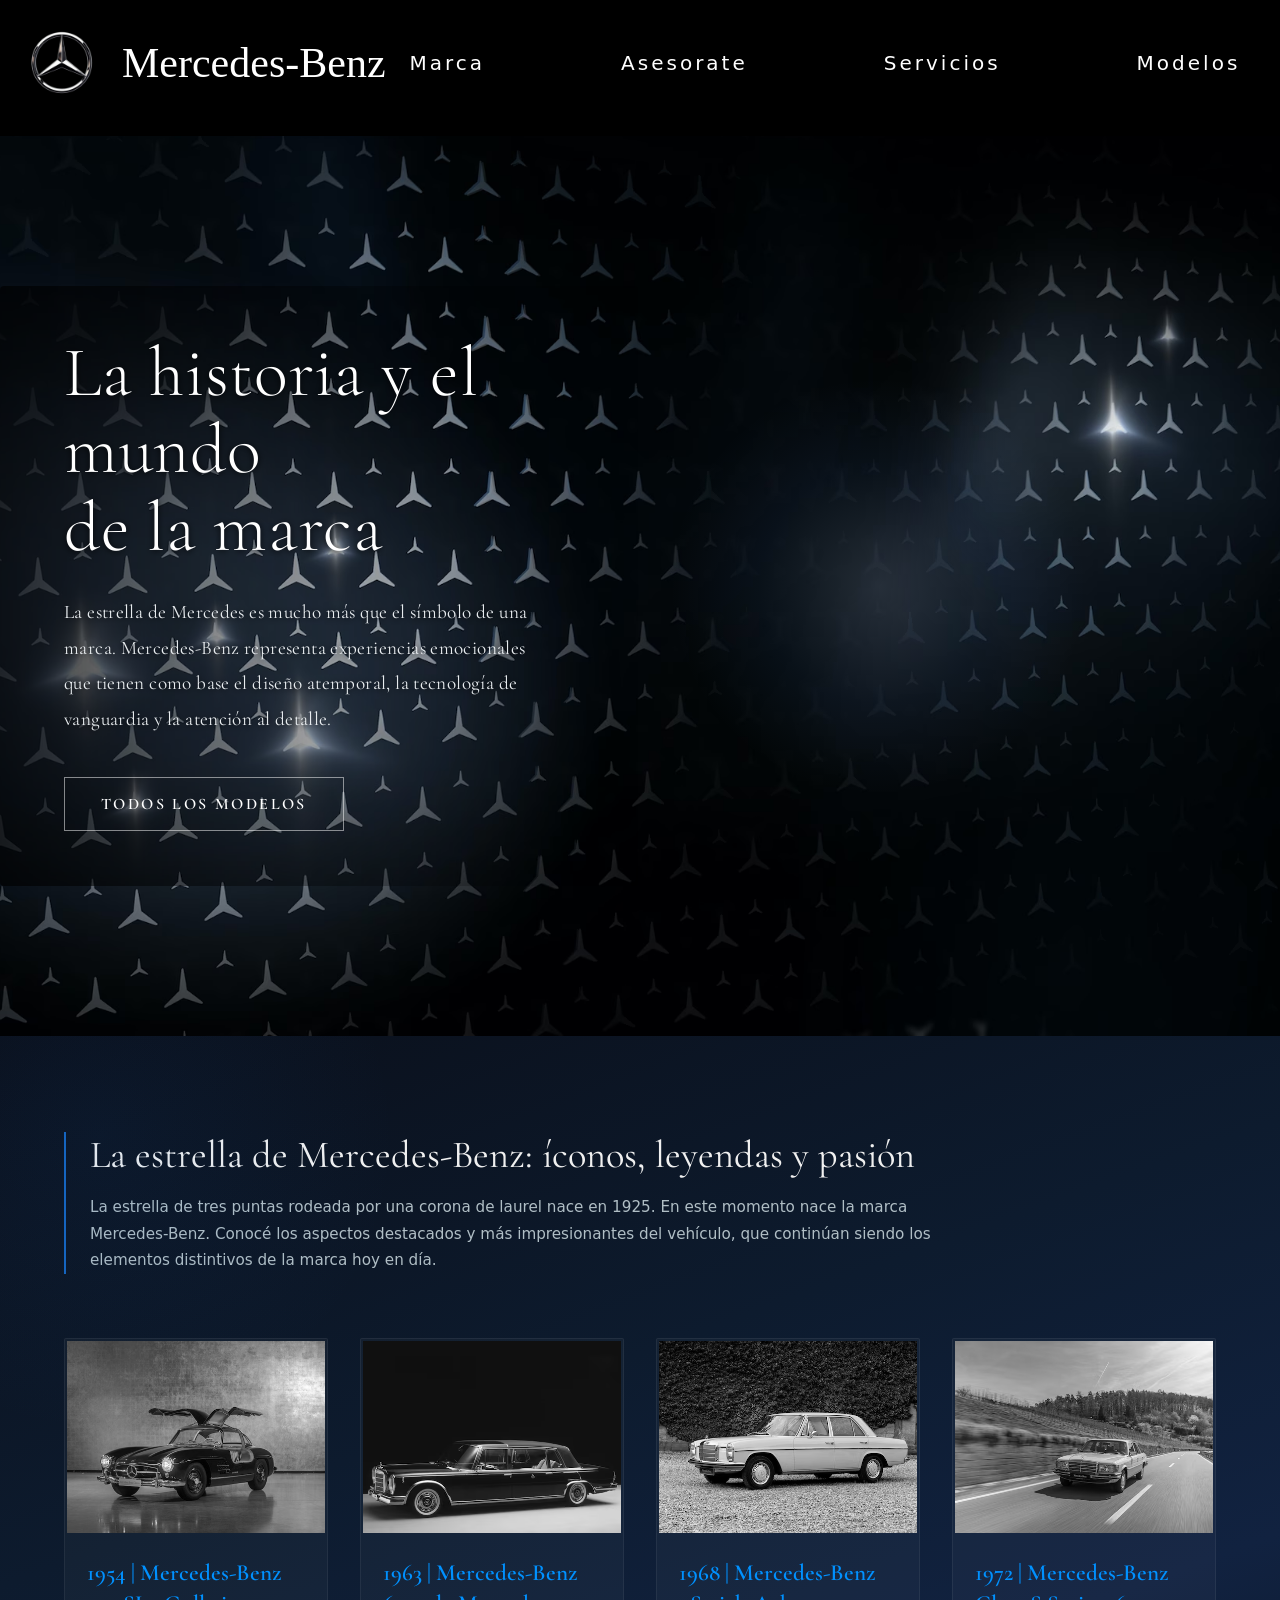
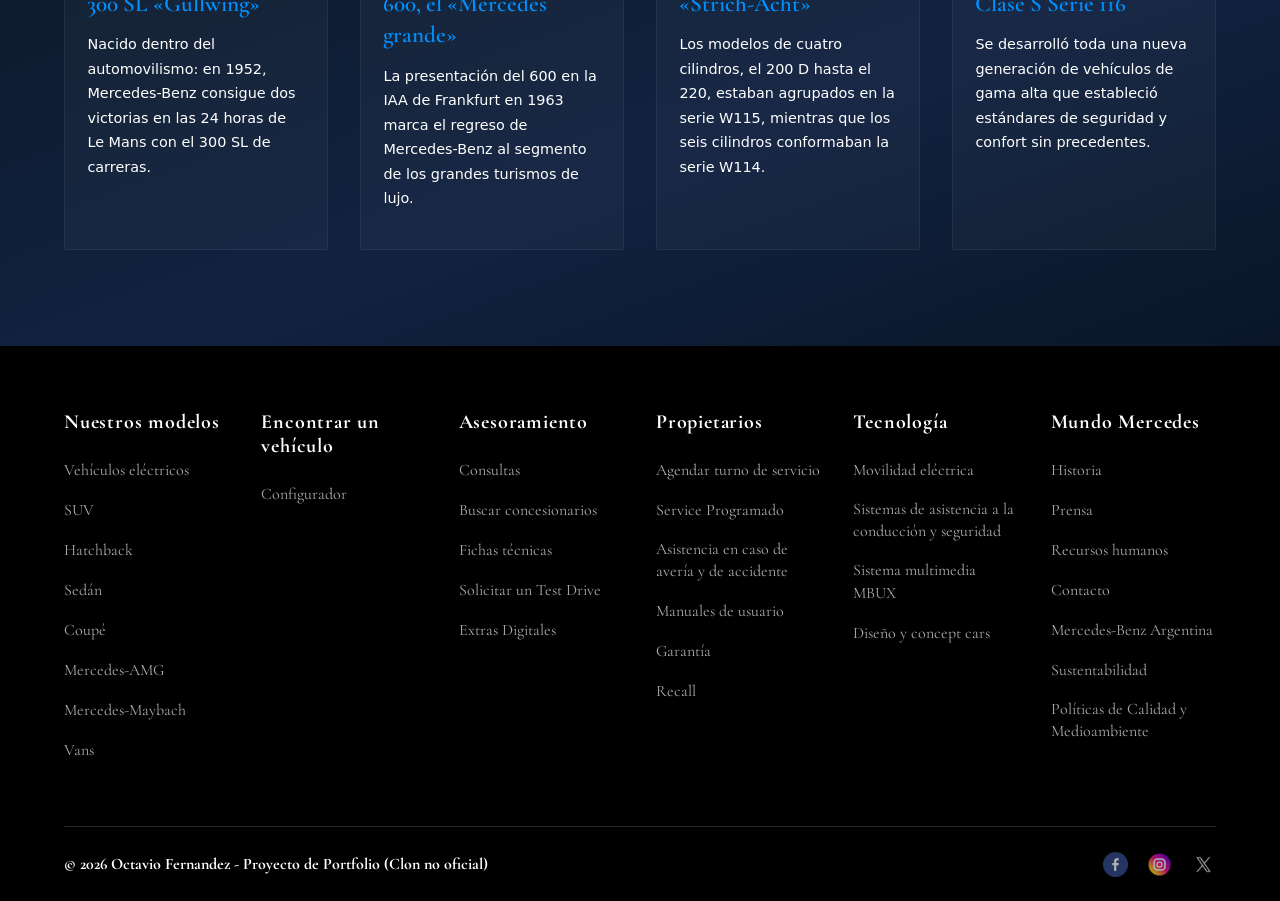
<file: pages/marca.html>
<!DOCTYPE html>
<html lang="es">
<head>
  <meta charset="UTF-8">
  <meta name="author" content="octavio fernandez" />
  <meta name="viewport" content="width=device-width, initial-scale=1.0">
  <meta name="keywords" content="mercedes,benz,gle,53,4matic,coupe,auto,carro,vehiculo,luxury,luxurycar,suv" />
  <meta name="description" content="Pagina web de un vehiculo mercedes benz gle 53 4matic coupe" />
  <link rel="icon" href="../assets/img/redondo.png" type="image/png" />
  <link href="https://cdn.jsdelivr.net/npm/bootstrap@5.3.8/dist/css/bootstrap.min.css" rel="stylesheet" integrity="sha384-sRIl4kxILFvY47J16cr9ZwB07vP4J8+LH7qKQnuqkuIAvNWLzeN8tE5YBujZqJLB" crossorigin="anonymous" />
  <link href="https://fonts.googleapis.com/css2?family=Cormorant+Garamond:wght@300;400;600&display=swap" rel="stylesheet">
  <link rel="stylesheet" href="../css/marca.css" />
  <link rel="stylesheet" href="../css/style.css" />
  <link rel="stylesheet" href="../css/footer.css" />
  <link rel="stylesheet" href="../css/navbar.css">
  <title>Mercedes-Benz GLE 53 4MATIC+ Coupé</title>
</head>
<body>

  <header role="banner">
    <nav class="navbar navbar-expand-lg mi-nav-personalizado" role="navigation" aria-label="Navegación principal">
      <div class="container-fluid">
        <a class="navbar-brand mi-logo" href="../index.html">
          <img src="../assets/img/LOGOPLATEADO1-removebg-preview.png" alt="Logo de Mercedes-Benz" width="40" height="40" class="d-inline-block align-text-top">
          Mercedes-Benz
        </a>
        <button class="navbar-toggler" type="button" id="navToggle" aria-controls="navbarNav" aria-expanded="false" aria-label="Abrir menú de navegación">
          <span class="navbar-toggler-icon"></span>
        </button>
        <div class="collapse navbar-collapse" id="navbarNav">
          <ul class="navbar-nav mi-lista-enlaces">
            <li class="nav-item">
              <a class="nav-link" href="../pages/marca.html">Marca</a>
            </li>
            <li class="nav-item">
              <a class="nav-link" href="../pages/asesorate.html">Asesorate</a>
            </li>
            <li class="nav-item">
              <a class="nav-link" href="../pages/servicios.html">Servicios</a>
            </li>
            <li class="nav-item">
              <a class="nav-link" href="../pages/modelos.html">Modelos</a>
            </li>
          </ul>
        </div>
      </div>
    </nav>
  </header>
  <main role="main">
  <section class="hero-marca" aria-label="Historia y mundo de la marca">
    <img src="../assets/img/Mercedes fondo estrellas.avif" alt="Fondo estrellas Mercedes" class="hero-marca-bg">
    <div class="hero-marca-content">
      <h1 class="hero-marca-titulo">La historia y el mundo<br>de la marca</h1>
      <p class="hero-marca-desc">
        La estrella de Mercedes es mucho más que el símbolo de una marca.
        Mercedes-Benz representa experiencias emocionales que tienen como base
        el diseño atemporal, la tecnología de vanguardia y la atención al detalle.
      </p>
      <a href="../pages/modelos.html" class="btn-hero-marca">Todos los modelos</a>
    </div>
    <div class="hero-glow" aria-hidden="true"></div>
  </section>

  <section class="iconos-marca" aria-label="Íconos históricos de la marca">
    <div class="iconos-marca-intro">
      <h2 class="iconos-marca-titulo">La estrella de Mercedes-Benz: íconos, leyendas y pasión</h2>
      <p class="iconos-marca-desc">La estrella de tres puntas rodeada por una corona de laurel nace en 1925. En este momento nace la marca Mercedes-Benz. Conocé los aspectos destacados y más impresionantes del vehículo, que continúan siendo los elementos distintivos de la marca hoy en día.</p>
    </div>
    <div class="iconos-marca-grid">
      <article class="icono-card">
        <img src="../assets/img/1954 mercedes 300 SL.avif" alt="Mercedes-Benz 300 SL Gullwing 1954" class="icono-card-img">
        <div class="icono-card-body">
          <h3 class="icono-card-titulo">1954 | Mercedes-Benz 300 SL «Gullwing»</h3>
          <p class="icono-card-desc">Nacido dentro del automovilismo: en 1952, Mercedes-Benz consigue dos victorias en las 24 horas de Le Mans con el 300 SL de carreras.</p>
        </div>
      </article>
      <article class="icono-card">
        <img src="../assets/img/1963 mercedes 600.avif" alt="Mercedes-Benz 600 1963" class="icono-card-img">
        <div class="icono-card-body">
          <h3 class="icono-card-titulo">1963 | Mercedes-Benz 600, el «Mercedes grande»</h3>
          <p class="icono-card-desc">La presentación del 600 en la IAA de Frankfurt en 1963 marca el regreso de Mercedes-Benz al segmento de los grandes turismos de lujo.</p>
        </div>
      </article>
      <article class="icono-card">
        <img src="../assets/img/1968 MERCEDES STRITCH.avif" alt="Mercedes-Benz Strich-Acht 1968" class="icono-card-img">
        <div class="icono-card-body">
          <h3 class="icono-card-titulo">1968 | Mercedes-Benz «Strich-Acht»</h3>
          <p class="icono-card-desc">Los modelos de cuatro cilindros, el 200 D hasta el 220, estaban agrupados en la serie W115, mientras que los seis cilindros conformaban la serie W114.</p>
        </div>
      </article>
      <article class="icono-card">
        <img src="../assets/img/1972 Mercedes CLASE S 116.avif" alt="Mercedes-Benz Clase S Serie 116 1972" class="icono-card-img">
        <div class="icono-card-body">
          <h3 class="icono-card-titulo">1972 | Mercedes-Benz Clase S Serie 116</h3>
          <p class="icono-card-desc">Se desarrolló toda una nueva generación de vehículos de gama alta que estableció estándares de seguridad y confort sin precedentes.</p>
        </div>
      </article>
    </div>
  </section>
</main>
<footer class="footer" role="contentinfo">

  <div class="footer-main">
    <div class="footer-col">
      <h4 class="footer-col-titulo">Nuestros modelos</h4>
      <ul class="footer-col-lista">
        <li><a href="electric.html">Vehículos eléctricos</a></li>
        <li><a href="modelos.html#suv">SUV</a></li>
        <li><a href="#">Hatchback</a></li>
        <li><a href="#">Sedán</a></li>
        <li><a href="modelos.html#coupes">Coupé</a></li>
        <li><a href="amg.html">Mercedes-AMG</a></li>
        <li><a href="maybach.html">Mercedes-Maybach</a></li>
        <li><a href="#">Vans</a></li>
      </ul>
    </div>
    <div class="footer-col">
      <h4 class="footer-col-titulo">Encontrar un vehículo</h4>
      <ul class="footer-col-lista">
        <li><a href="configurador.html">Configurador</a></li>
       
      </ul>
    </div>
    <div class="footer-col">
      <h4 class="footer-col-titulo">Asesoramiento</h4>
      <ul class="footer-col-lista">
        <li><a href="asesorate.html">Consultas</a></li>
        <li><a href="#">Buscar concesionarios</a></li>
        <li><a href="#">Fichas técnicas</a></li>
        <li><a href="#">Solicitar un Test Drive</a></li>
        <li><a href="#">Extras Digitales</a></li>
      </ul>
    </div>
    <div class="footer-col">
      <h4 class="footer-col-titulo">Propietarios</h4>
      <ul class="footer-col-lista">
        <li><a href="#">Agendar turno de servicio</a></li>
        <li><a href="#">Service Programado</a></li>
        <li><a href="#">Asistencia en caso de avería y de accidente</a></li>
        <li><a href="#">Manuales de usuario</a></li>
        <li><a href="#">Garantía</a></li>
        <li><a href="#">Recall</a></li>
      </ul>
    </div>
    <div class="footer-col">
      <h4 class="footer-col-titulo">Tecnología</h4>
      <ul class="footer-col-lista">
        <li><a href="#">Movilidad eléctrica</a></li>
        <li><a href="#">Sistemas de asistencia a la conducción y seguridad</a></li>
        <li><a href="#">Sistema multimedia MBUX</a></li>
        <li><a href="#">Diseño y concept cars</a></li>
      </ul>
    </div>
    <div class="footer-col">
      <h4 class="footer-col-titulo">Mundo Mercedes</h4>
      <ul class="footer-col-lista">
        <li><a href="#">Historia</a></li>
        <li><a href="#">Prensa</a></li>
        <li><a href="#">Recursos humanos</a></li>
        <li><a href="#">Contacto</a></li>
        <li><a href="#">Mercedes-Benz Argentina</a></li>
        <li><a href="#">Sustentabilidad</a></li>
        <li><a href="#">Políticas de Calidad y Medioambiente</a></li>
      </ul>
    </div>
  </div>

  <div class="footer-divider"></div>

  <div class="footer-bottom">
    <p class="footer-copy">© 2026 Octavio Fernandez - Proyecto de Portfolio (Clon no oficial)</p>
    <nav class="footer-legal" aria-label="Legal">
 
    </nav>
    <nav class="footer-socials" aria-label="Redes sociales">
      <a href="#" aria-label="Facebook"><img src="../assets/img/facebook.png" alt="Facebook"></a>
      <a href="#" aria-label="Instagram"><img src="../assets/img/instagram.png" alt="Instagram"></a>
      <a href="#" aria-label="Twitter"><img src="../assets/img/twiiiter.png" alt="Twitter"></a>
    </nav>
  </div>

</footer>

  
  

  <script src="https://cdn.jsdelivr.net/npm/bootstrap@5.3.8/dist/js/bootstrap.bundle.min.js" integrity="sha384-FKyoEForCGlyvwx9Hj09JcYn3nv7wiPVlz7YYwJrWVcXK/BmnVDxM+D2scQbITxI" crossorigin="anonymous"></script>
  <script src="../js/navbar.js" defer></script>

</body>
</html>
</file>
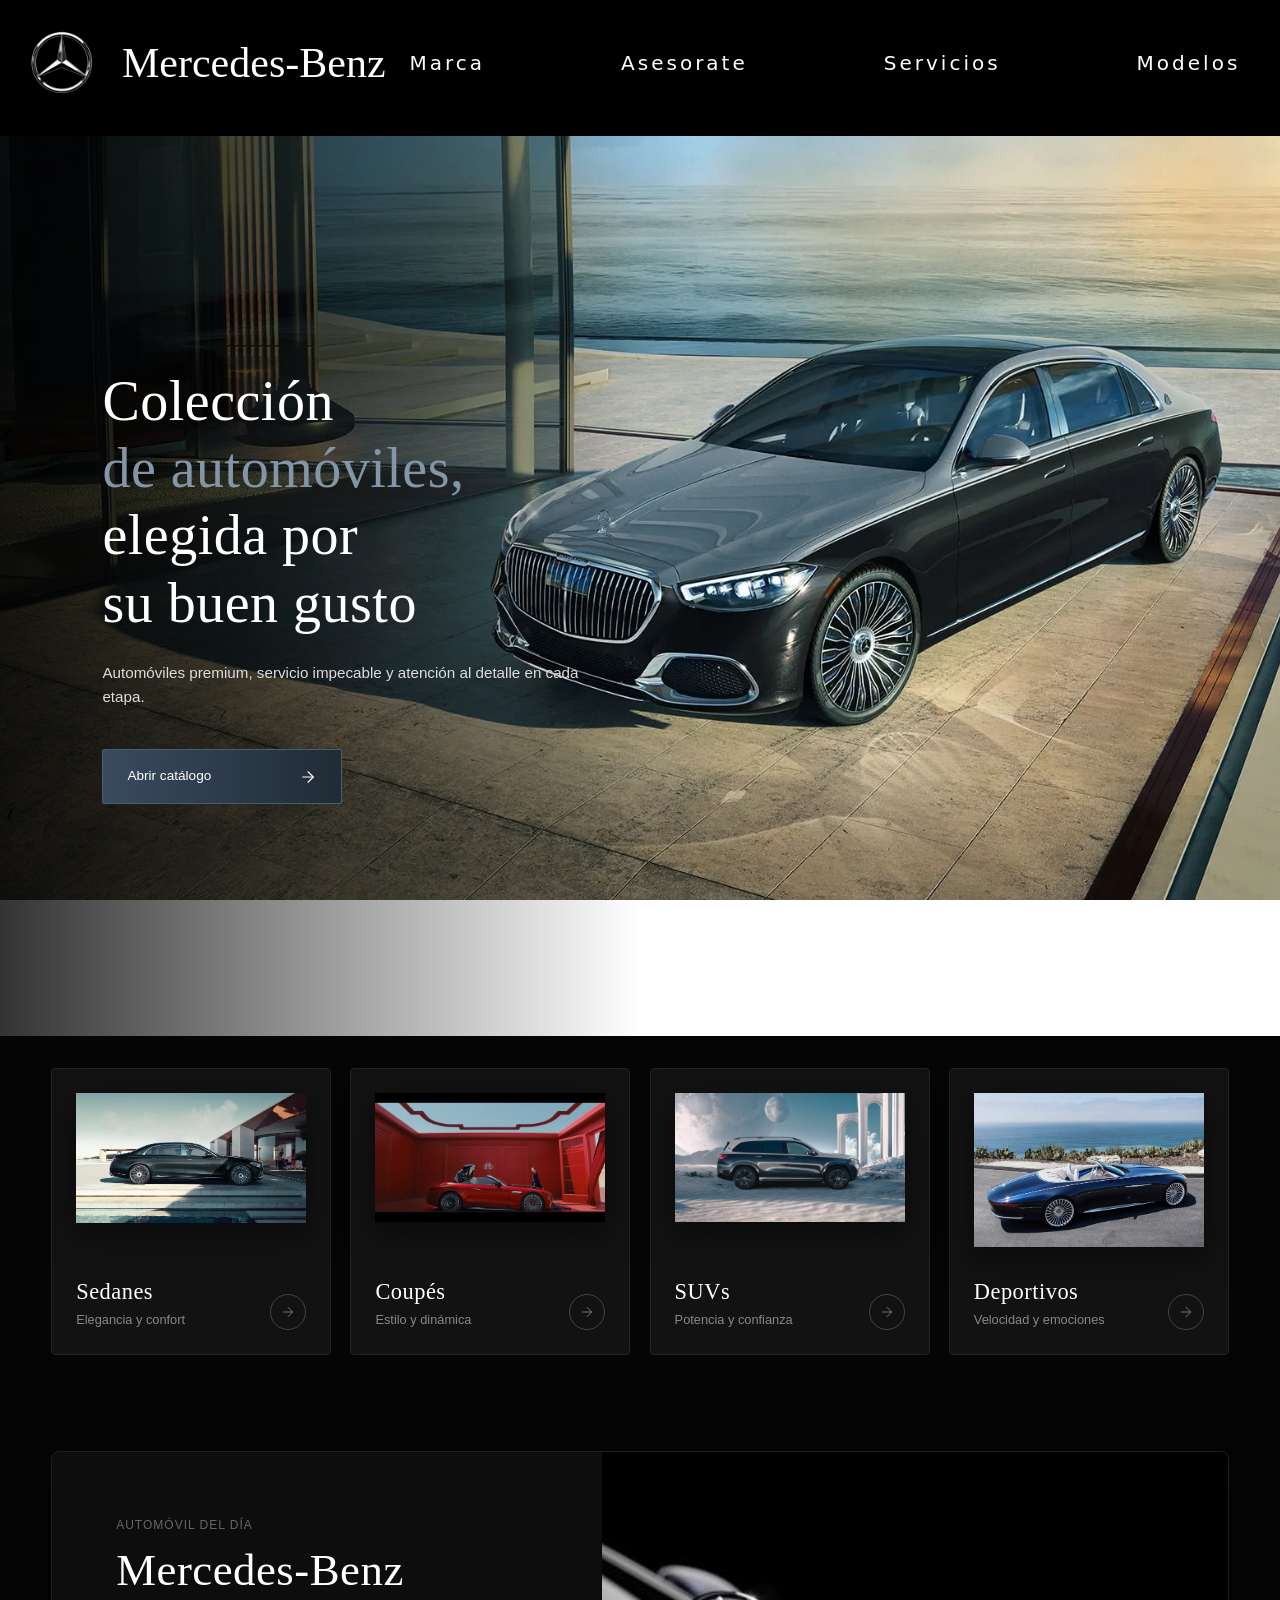
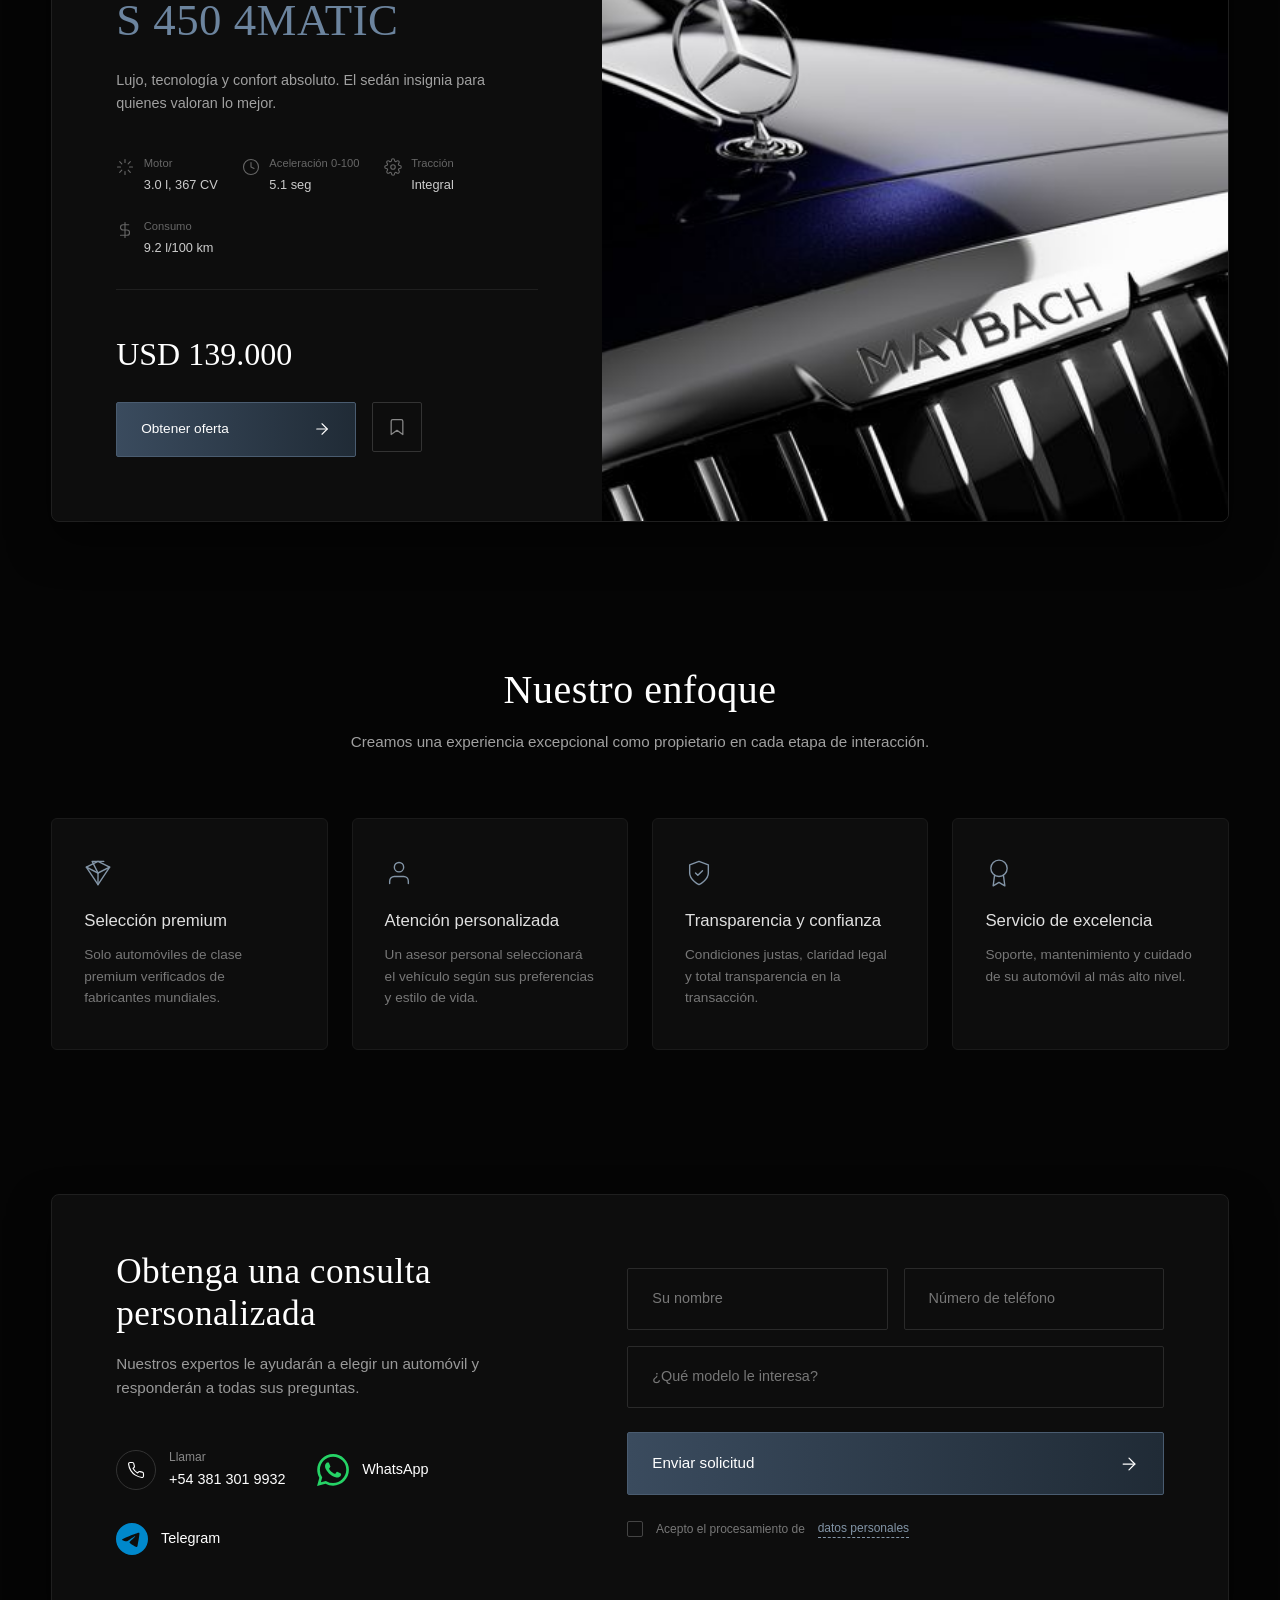
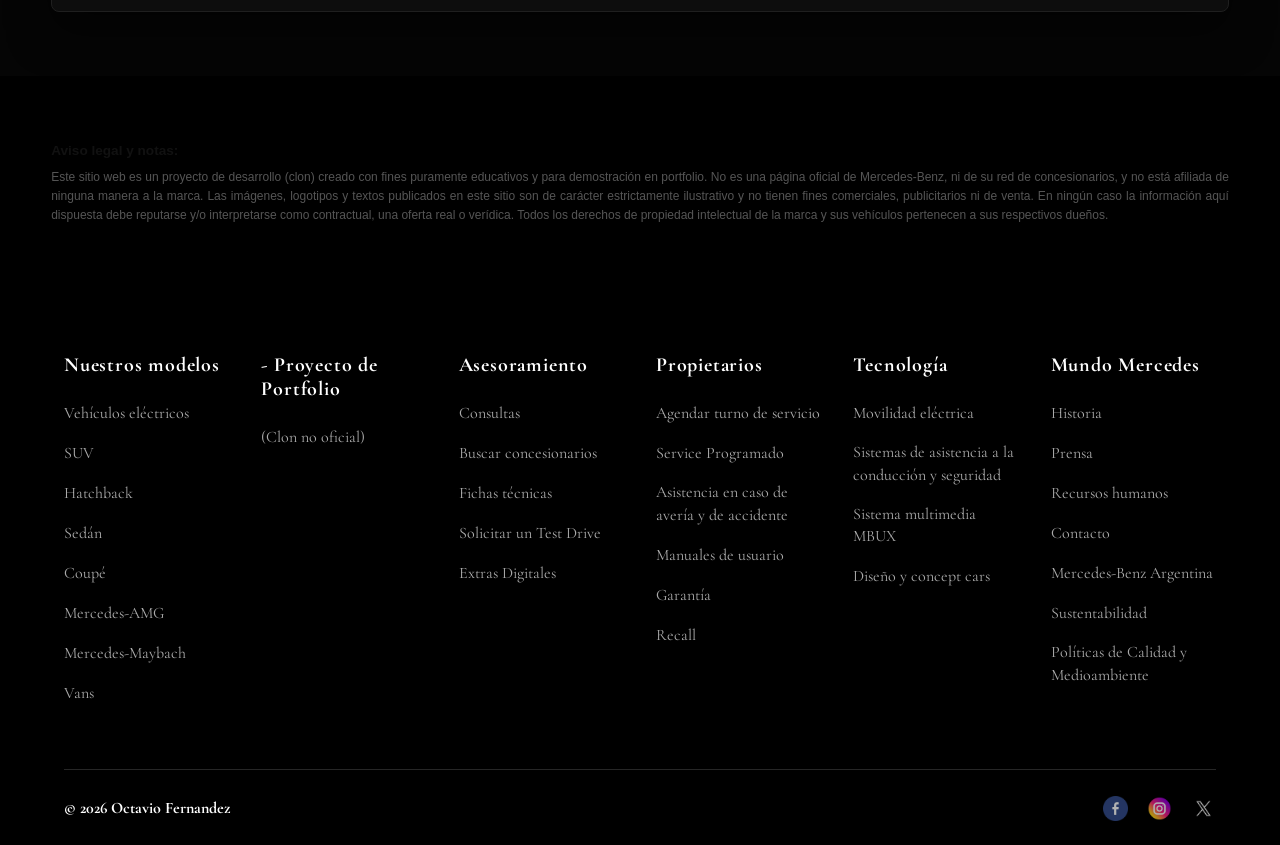
<file: pages/maybach.html>
<!DOCTYPE html>
<html lang="es">
<head>
  <meta charset="UTF-8">
  <meta name="author" content="octavio fernandez" />
  <meta name="viewport" content="width=device-width, initial-scale=1.0">
  <meta name="keywords" content="mercedes,benz,modelos,4matic,coupe,auto,carro,vehiculo,luxury,luxurycar,suv" />
  <meta name="description" content="Pagina web de un vehiculo mercedes benz gle 53 4matic coupe" />
  <link rel="icon" href="../assets/img/LOGOPLATEADO1-removebg-preview.png" type="image/png" />

  <!-- BOOTSTRAP -->
  <link href="https://cdn.jsdelivr.net/npm/bootstrap@5.3.3/dist/css/bootstrap.min.css" rel="stylesheet" integrity="sha384-QWTKZyjpPEjISv5WaRU9OFeRpok6YctnYmDr5pNlyT2bRjXh0JMhjY6hW+ALEwIH" crossorigin="anonymous">

  <!-- GOOGLE FONTS -->
  <link href="https://fonts.googleapis.com/css2?family=Cormorant+Garamond:wght@300;400;600&display=swap" rel="stylesheet">

  <!-- ESTILOS -->


 <link rel="stylesheet" href="../css/maybach.css">
  <link rel="stylesheet" href="../css/navbar.css">
  <link rel="stylesheet" href="../css/footer.css" />
  <link rel="stylesheet" href="../css/indexresponsive.css" />

  <title>Maybach | Octavio Fernandez</title>
</head>

<body>

  <header>
    <nav class="navbar navbar-expand-lg mi-nav-personalizado">
      <div class="container-fluid">

        <a class="navbar-brand mi-logo" href="../index.html">
          <img src="../assets/img/LOGOPLATEADO1-removebg-preview.png" alt="Logo de Mercedes-Benz" width="40" height="40" class="d-inline-block align-text-top">
          Mercedes-Benz
        </a>

        <button class="navbar-toggler" type="button" id="navToggle"
          aria-controls="navbarNav" aria-expanded="false" aria-label="Toggle navigation">
          <span class="navbar-toggler-icon"></span>
        </button>

        <div class="collapse navbar-collapse" id="navbarNav">
          <ul class="navbar-nav mi-lista-enlaces">
            <li class="nav-item">
              <a class="nav-link" href="../pages/marca.html">Marca</a>
            </li>
            <li class="nav-item">
              <a class="nav-link" href="../pages/asesorate.html">Asesorate</a>
            </li>
            <li class="nav-item">
              <a class="nav-link" href="../pages/servicios.html">Servicios</a>
            </li>
            <li class="nav-item">
              <a class="nav-link" href="../pages/modelos.html">Modelos</a>
            </li>
          </ul>
        </div>

      </div>
    </nav>
  </header>
  <main>
    
<section class="hero">
  <div class="hero-content">
    <h1 class="hero-title">
      Colección <br>
      <span class="text-highlight">de automóviles,</span> <br>
      elegida por <br>
      su buen gusto
    </h1>
    
    <p class="hero-description">
      Automóviles premium, servicio impecable y atención al detalle en cada etapa.
    </p>

    <a href="#" class="hero-btn">
      Abrir catálogo
      <svg class="arrow-icon" viewBox="0 0 24 24" fill="none" stroke="currentColor" stroke-width="1.5" stroke-linecap="round" stroke-linejoin="round">
        <line x1="5" y1="12" x2="19" y2="12"></line>
        <polyline points="12 5 19 12 12 19"></polyline>
      </svg>
    </a>
  </div>
</section>
<section class="car-categories-section">
  <div class="categories-grid">
    
    <a href="#" class="category-card">
      <div class="image-container">
        <img src="../assets/img/MayBachSEDAN.webp" alt="Sedanes Mercedes-Benz" class="category-img">
      </div>
      <div class="category-footer">
        <div class="category-text">
          <h3>Sedanes</h3>
          <p>Elegancia y confort</p>
        </div>
        <div class="arrow-circle">
          <svg viewBox="0 0 24 24" fill="none" stroke="currentColor" stroke-width="1.2" stroke-linecap="round" stroke-linejoin="round">
            <line x1="5" y1="12" x2="19" y2="12"></line>
            <polyline points="12 5 19 12 12 19"></polyline>
          </svg>
        </div>
      </div>
    </a>

    <a href="#" class="category-card">
      <div class="image-container">
        <img src="../assets/img/CooupeMAYBACH.jpg" alt="Coupés Mercedes-Benz" class="category-img">
      </div>
      <div class="category-footer">
        <div class="category-text">
          <h3>Coupés</h3>
          <p>Estilo y dinámica</p>
        </div>
        <div class="arrow-circle">
          <svg viewBox="0 0 24 24" fill="none" stroke="currentColor" stroke-width="1.2" stroke-linecap="round" stroke-linejoin="round">
            <line x1="5" y1="12" x2="19" y2="12"></line>
            <polyline points="12 5 19 12 12 19"></polyline>
          </svg>
        </div>
      </div>
    </a>

    <a href="#" class="category-card">
      <div class="image-container">
        <img src="../assets/img/SUVmAyBch.avif" alt="SUVs Mercedes-Benz" class="category-img">
      </div>
      <div class="category-footer">
        <div class="category-text">
          <h3>SUVs</h3>
          <p>Potencia y confianza</p>
        </div>
        <div class="arrow-circle">
          <svg viewBox="0 0 24 24" fill="none" stroke="currentColor" stroke-width="1.2" stroke-linecap="round" stroke-linejoin="round">
            <line x1="5" y1="12" x2="19" y2="12"></line>
            <polyline points="12 5 19 12 12 19"></polyline>
          </svg>
        </div>
      </div>
    </a>

    <a href="#" class="category-card">
      <div class="image-container">
        <img src="../assets/img/SpooortMaybach.jpg" alt="Deportivos Mercedes-Benz" class="category-img">
      </div>
      <div class="category-footer">
        <div class="category-text">
          <h3>Deportivos</h3>
          <p>Velocidad y emociones</p>
        </div>
        <div class="arrow-circle">
          <svg viewBox="0 0 24 24" fill="none" stroke="currentColor" stroke-width="1.2" stroke-linecap="round" stroke-linejoin="round">
            <line x1="5" y1="12" x2="19" y2="12"></line>
            <polyline points="12 5 19 12 12 19"></polyline>
          </svg>
        </div>
      </div>
    </a>

  </div>
</section>
<section class="featured-car-section">
  <div class="featured-container">
    
    <div class="featured-content">
      <span class="overline">AUTOMÓVIL DEL DÍA</span>
      
      <h2 class="featured-title">
        Mercedes-Benz <br>
        <span class="highlight-blue">S 450 4MATIC</span>
      </h2>
      
      <p class="featured-desc">
        Lujo, tecnología y confort absoluto. El sedán insignia para quienes valoran lo mejor.
      </p>

      <div class="specs-row">
        
        <div class="spec-item">
          <svg viewBox="0 0 24 24" fill="none" stroke="#666" stroke-width="1.5" stroke-linecap="round" stroke-linejoin="round" class="spec-icon"><path d="M12 2v4M12 18v4M4.93 4.93l2.83 2.83M16.24 16.24l2.83 2.83M2 12h4M18 12h4M4.93 19.07l2.83-2.83M16.24 7.76l2.83-2.83"/></svg>
          <div class="spec-text">
            <span class="spec-label">Motor</span>
            <span class="spec-value">3.0 l, 367 CV</span>
          </div>
        </div>

        <div class="spec-item">
          <svg viewBox="0 0 24 24" fill="none" stroke="#666" stroke-width="1.5" stroke-linecap="round" stroke-linejoin="round" class="spec-icon"><circle cx="12" cy="12" r="10"/><polyline points="12 6 12 12 16 14"/></svg>
          <div class="spec-text">
            <span class="spec-label">Aceleración 0-100</span>
            <span class="spec-value">5.1 seg</span>
          </div>
        </div>

        <div class="spec-item">
          <svg viewBox="0 0 24 24" fill="none" stroke="#666" stroke-width="1.5" stroke-linecap="round" stroke-linejoin="round" class="spec-icon"><circle cx="12" cy="12" r="3"/><path d="M19.4 15a1.65 1.65 0 0 0 .33 1.82l.06.06a2 2 0 0 1 0 2.83 2 2 0 0 1-2.83 0l-.06-.06a1.65 1.65 0 0 0-1.82-.33 1.65 1.65 0 0 0-1 1.51V21a2 2 0 0 1-2 2 2 2 0 0 1-2-2v-.09A1.65 1.65 0 0 0 9 19.4a1.65 1.65 0 0 0-1.82.33l-.06.06a2 2 0 0 1-2.83 0 2 2 0 0 1 0-2.83l.06-.06a1.65 1.65 0 0 0 .33-1.82 1.65 1.65 0 0 0-1.51-1H3a2 2 0 0 1-2-2 2 2 0 0 1 2-2h.09A1.65 1.65 0 0 0 4.6 9a1.65 1.65 0 0 0-.33-1.82l-.06-.06a2 2 0 0 1 0-2.83 2 2 0 0 1 2.83 0l.06.06a1.65 1.65 0 0 0 1.82.33H9a1.65 1.65 0 0 0 1-1.51V3a2 2 0 0 1 2-2 2 2 0 0 1 2 2v.09a1.65 1.65 0 0 0 1 1.51 1.65 1.65 0 0 0 1.82-.33l.06-.06a2 2 0 0 1 2.83 0 2 2 0 0 1 0 2.83l-.06.06a1.65 1.65 0 0 0-.33 1.82V9a1.65 1.65 0 0 0 1.51 1H21a2 2 0 0 1 2 2 2 2 0 0 1-2 2h-.09a1.65 1.65 0 0 0-1.51 1z"/></svg>
          <div class="spec-text">
            <span class="spec-label">Tracción</span>
            <span class="spec-value">Integral</span>
          </div>
        </div>

        <div class="spec-item">
          <svg viewBox="0 0 24 24" fill="none" stroke="#666" stroke-width="1.5" stroke-linecap="round" stroke-linejoin="round" class="spec-icon"><path d="M12 2v20M17 5H9.5a3.5 3.5 0 0 0 0 7h5a3.5 3.5 0 0 1 0 7H6"/></svg>
          <div class="spec-text">
            <span class="spec-label">Consumo</span>
            <span class="spec-value">9.2 l/100 km</span>
          </div>
        </div>
        
      </div>

      <div class="featured-price">
        USD 139.000
      </div>

      <div class="action-row">
        <a href="#" class="featured-btn">
          Obtener oferta
          <svg class="arrow-icon" viewBox="0 0 24 24" fill="none" stroke="currentColor" stroke-width="1.5" stroke-linecap="round" stroke-linejoin="round">
            <line x1="5" y1="12" x2="19" y2="12"></line>
            <polyline points="12 5 19 12 12 19"></polyline>
          </svg>
        </a>
        <button class="bookmark-btn" aria-label="Guardar">
          <svg viewBox="0 0 24 24" fill="none" stroke="currentColor" stroke-width="1.5" stroke-linecap="round" stroke-linejoin="round"><path d="M19 21l-7-5-7 5V5a2 2 0 0 1 2-2h10a2 2 0 0 1 2 2z"></path></svg>
        </button>
      </div>
      
    </div>

    <div class="featured-image-wrapper">
      <img src="../assets/img/MaybachHero 2.jpg" alt="Mercedes-Benz Destacado" class="featured-img">
    </div>

  </div>
</section>
<section class="approach-section">
  <div class="approach-header">
    <h2>Nuestro enfoque</h2>
    <p>Creamos una experiencia excepcional como propietario en cada etapa de interacción.</p>
  </div>

  <div class="approach-grid">
    
    <div class="approach-card">
      <div class="icon-wrapper">
        <svg viewBox="0 0 24 24" fill="none" stroke="currentColor" stroke-width="1.2" stroke-linecap="round" stroke-linejoin="round">
          <polygon points="12 2 2 7 12 22 22 7 12 2"></polygon>
          <polyline points="2 7 12 12 22 7"></polyline>
          <line x1="12" y1="22" x2="12" y2="12"></line>
          <polyline points="12 12 7 2 17 2"></polyline>
        </svg>
      </div>
      <h3>Selección premium</h3>
      <p>Solo automóviles de clase premium verificados de fabricantes mundiales.</p>
    </div>

    <div class="approach-card">
      <div class="icon-wrapper">
        <svg viewBox="0 0 24 24" fill="none" stroke="currentColor" stroke-width="1.2" stroke-linecap="round" stroke-linejoin="round">
          <path d="M20 21v-2a4 4 0 0 0-4-4H8a4 4 0 0 0-4 4v2"></path>
          <circle cx="12" cy="7" r="4"></circle>
        </svg>
      </div>
      <h3>Atención personalizada</h3>
      <p>Un asesor personal seleccionará el vehículo según sus preferencias y estilo de vida.</p>
    </div>

    <div class="approach-card">
      <div class="icon-wrapper">
        <svg viewBox="0 0 24 24" fill="none" stroke="currentColor" stroke-width="1.2" stroke-linecap="round" stroke-linejoin="round">
          <path d="M12 22s8-4 8-10V5l-8-3-8 3v7c0 6 8 10 8 10z"></path>
          <polyline points="9 12 11 14 15 10"></polyline>
        </svg>
      </div>
      <h3>Transparencia y confianza</h3>
      <p>Condiciones justas, claridad legal y total transparencia en la transacción.</p>
    </div>

    <div class="approach-card">
      <div class="icon-wrapper">
        <svg viewBox="0 0 24 24" fill="none" stroke="currentColor" stroke-width="1.2" stroke-linecap="round" stroke-linejoin="round">
          <circle cx="12" cy="8" r="7"></circle>
          <polyline points="8.21 13.89 7 23 12 20 17 23 15.79 13.88"></polyline>
        </svg>
      </div>
      <h3>Servicio de excelencia</h3>
      <p>Soporte, mantenimiento y cuidado de su automóvil al más alto nivel.</p>
    </div>

  </div>
</section>
<section class="consultation-section">
  <div class="consultation-container">

    <div class="consultation-info">
      <h2 class="consultation-title">Obtenga una consulta personalizada</h2>
      <p class="consultation-desc">
        Nuestros expertos le ayudarán a elegir un automóvil y responderán a todas sus preguntas.
      </p>

      <div class="contact-methods">
        
        <div class="contact-item">
          <div class="icon-circle">
            <svg viewBox="0 0 24 24" fill="none" stroke="#ffffff" stroke-width="1.5" stroke-linecap="round" stroke-linejoin="round"><path d="M22 16.92v3a2 2 0 0 1-2.18 2 19.79 19.79 0 0 1-8.63-3.07 19.5 19.5 0 0 1-6-6 19.79 19.79 0 0 1-3.07-8.67A2 2 0 0 1 4.11 2h3a2 2 0 0 1 2 1.72 12.84 12.84 0 0 0 .7 2.81 2 2 0 0 1-.45 2.11L8.09 9.91a16 16 0 0 0 6 6l1.27-1.27a2 2 0 0 1 2.11-.45 12.84 12.84 0 0 0 2.81.7A2 2 0 0 1 22 16.92z"></path></svg>
          </div>
          <div class="contact-text">
            <span class="contact-label">Llamar</span>
            <a href="tel:+5491112345678" class="contact-value">+54 381 301 9932</a>
          </div>
        </div>

        <a href="#" class="contact-item link-item">
          <svg class="brand-icon wa-color" viewBox="0 0 24 24" fill="currentColor"><path d="M17.472 14.382c-.297-.149-1.758-.867-2.03-.967-.273-.099-.471-.148-.67.15-.197.297-.767.966-.94 1.164-.173.199-.347.223-.644.075-.297-.15-1.255-.463-2.39-1.475-.883-.788-1.48-1.761-1.653-2.059-.173-.297-.018-.458.13-.606.134-.133.298-.347.446-.52.149-.174.198-.298.298-.497.099-.198.05-.371-.025-.52-.075-.149-.669-1.612-.916-2.207-.242-.579-.487-.5-.669-.51a12.8 12.8 0 0 0-.57-.01c-.198 0-.52.074-.792.372-.272.297-1.04 1.016-1.04 2.479 0 1.462 1.065 2.875 1.213 3.074.149.198 2.096 3.2 5.077 4.487.709.306 1.262.489 1.694.625.712.227 1.36.195 1.871.118.571-.085 1.758-.719 2.006-1.413.248-.694.248-1.289.173-1.413-.074-.124-.272-.198-.57-.347m-5.421 7.403h-.004a9.87 9.87 0 0 1-5.031-1.378l-.361-.214-3.741.982.998-3.648-.235-.374a9.86 9.86 0 0 1-1.51-5.26c.001-5.45 4.436-9.884 9.888-9.884 2.64 0 5.122 1.03 6.988 2.898a9.825 9.825 0 0 1 2.893 6.994c-.003 5.45-4.437 9.885-9.885 9.885m8.413-18.297A11.815 11.815 0 0 0 12.05 0C5.495 0 .16 5.335.157 11.892c0 2.096.547 4.142 1.588 5.945L.057 24l6.305-1.654a11.882 11.882 0 0 0 5.683 1.448h.005c6.554 0 11.89-5.335 11.893-11.893a11.821 11.821 0 0 0-3.48-8.413Z"/></svg>
          <span class="contact-value">WhatsApp</span>
        </a>

        <a href="#" class="contact-item link-item">
          <svg class="brand-icon tg-color" viewBox="0 0 24 24" fill="currentColor"><path d="M11.944 0A12 12 0 0 0 0 12a12 12 0 0 0 12 12 12 12 0 0 0 12-12A12 12 0 0 0 12 0a12 12 0 0 0-.056 0zm4.962 7.224c.1-.002.321.023.465.14a.506.506 0 0 1 .171.325c.016.093.036.306.02.472-.18 1.898-.962 6.502-1.36 8.627-.168.9-.499 1.201-.82 1.23-.696.065-1.225-.46-1.9-.902-1.056-.693-1.653-1.124-2.678-1.8-1.185-.78-.417-1.21.258-1.91.177-.184 3.247-2.977 3.307-3.23.007-.032.014-.15-.056-.212s-.174-.041-.249-.024c-.106.024-1.793 1.14-5.061 3.345-.48.33-.913.49-1.302.48-.428-.008-1.252-.241-1.865-.44-.752-.245-1.349-.374-1.297-.789.027-.216.325-.437.888-.662 3.498-1.524 5.83-2.529 6.998-3.014 3.332-1.386 4.025-1.627 4.476-1.635z"/></svg>
          <span class="contact-value">Telegram</span>
        </a>

      </div>
    </div>

    <div class="consultation-form-wrapper">
      <form action="#" class="consultation-form">
        
        <div class="form-row-2">
          <input type="text" class="dark-input" placeholder="Su nombre" required>
          <input type="tel" class="dark-input" placeholder="Número de teléfono" required>
        </div>
        
        <div class="form-row-1">
          <input type="text" class="dark-input" placeholder="¿Qué modelo le interesa?" required>
        </div>

        <button type="submit" class="submit-btn">
          Enviar solicitud
          <svg class="arrow-icon" viewBox="0 0 24 24" fill="none" stroke="currentColor" stroke-width="1.5" stroke-linecap="round" stroke-linejoin="round">
            <line x1="5" y1="12" x2="19" y2="12"></line>
            <polyline points="12 5 19 12 12 19"></polyline>
          </svg>
        </button>

        <label class="privacy-label">
          <input type="checkbox" required class="hidden-checkbox">
          <span class="custom-checkbox">
            <svg viewBox="0 0 24 24" fill="none" stroke="currentColor" stroke-width="2" stroke-linecap="round" stroke-linejoin="round"><polyline points="20 6 9 17 4 12"></polyline></svg>
          </span>
          Acepto el procesamiento de <a href="#" class="privacy-link">datos personales</a>
        </label>
        
      </form>
    </div>

  </div>
</section>
<section class="legal-disclaimer-section">
  <div class="legal-container">
    <strong>Aviso legal y notas:</strong>
    <p>Este sitio web es un proyecto de desarrollo (clon) creado con fines puramente educativos y para demostración en portfolio. No es una página oficial de Mercedes-Benz, ni de su red de concesionarios, y no está afiliada de ninguna manera a la marca. Las imágenes, logotipos y textos publicados en este sitio son de carácter estrictamente ilustrativo y no tienen fines comerciales, publicitarios ni de venta. En ningún caso la información aquí dispuesta debe reputarse y/o interpretarse como contractual, una oferta real o verídica. Todos los derechos de propiedad intelectual de la marca y sus vehículos pertenecen a sus respectivos dueños.</p>
  </div>
</section>
























  </main>
<footer class="footer" role="contentinfo">

    <div class="footer-main">
      <div class="footer-col">
        <h4 class="footer-col-titulo">Nuestros modelos</h4>
        <ul class="footer-col-lista">
          <li><a href="electric.html">Vehículos eléctricos</a></li>
          <li><a href="modelos.html#suv">SUV</a></li>
          <li><a href="#">Hatchback</a></li>
          <li><a href="#">Sedán</a></li>
          <li><a href="modelos.html#coupes">Coupé</a></li>
          <li><a href="amg.html">Mercedes-AMG</a></li>
          <li><a href="maybach.html">Mercedes-Maybach</a></li>
          <li><a href="#">Vans</a></li>
        </ul>
      </div>
      <div class="footer-col">
        <h4 class="footer-col-titulo">- Proyecto de Portfolio </h4>
        <ul class="footer-col-lista">
          <li><a href="#">(Clon no oficial)</a></li>         
        </ul>
      </div>
      <div class="footer-col">
        <h4 class="footer-col-titulo">Asesoramiento</h4>
        <ul class="footer-col-lista">
          <li><a href="asesorate.html">Consultas</a></li>
          <li><a href="#">Buscar concesionarios</a></li>
          <li><a href="#">Fichas técnicas</a></li>
          <li><a href="#">Solicitar un Test Drive</a></li>
          <li><a href="#">Extras Digitales</a></li>
        </ul>
      </div>
      <div class="footer-col">
        <h4 class="footer-col-titulo">Propietarios</h4>
        <ul class="footer-col-lista">
          <li><a href="#">Agendar turno de servicio</a></li>
          <li><a href="#">Service Programado</a></li>
          <li><a href="#">Asistencia en caso de avería y de accidente</a></li>
          <li><a href="#">Manuales de usuario</a></li>
          <li><a href="#">Garantía</a></li>
          <li><a href="#">Recall</a></li>
        </ul>
      </div>
      <div class="footer-col">
        <h4 class="footer-col-titulo">Tecnología</h4>
        <ul class="footer-col-lista">
          <li><a href="#">Movilidad eléctrica</a></li>
          <li><a href="#">Sistemas de asistencia a la conducción y seguridad</a></li>
          <li><a href="#">Sistema multimedia MBUX</a></li>
          <li><a href="#">Diseño y concept cars</a></li>
        </ul>
      </div>
      <div class="footer-col">
        <h4 class="footer-col-titulo">Mundo Mercedes</h4>
        <ul class="footer-col-lista">
          <li><a href="#">Historia</a></li>
          <li><a href="#">Prensa</a></li>
          <li><a href="#">Recursos humanos</a></li>
          <li><a href="#">Contacto</a></li>
          <li><a href="#">Mercedes-Benz Argentina</a></li>
          <li><a href="#">Sustentabilidad</a></li>
          <li><a href="#">Políticas de Calidad y Medioambiente</a></li>
        </ul>
      </div>
    </div>

    <div class="footer-divider"></div>

    <div class="footer-bottom">
      <p class="footer-copy">© 2026 Octavio Fernandez</p>
      <nav class="footer-legal" aria-label="Legal">
   
      </nav>
      <nav class="footer-socials" aria-label="Redes sociales">
        <a href="#" aria-label="Facebook"><img src="../assets/img/facebook.png" alt="Facebook"></a>
        <a href="#" aria-label="Instagram"><img src="../assets/img/instagram.png" alt="Instagram"></a>
        <a href="#" aria-label="Twitter"><img src="../assets/img/twiiiter.png" alt="Twitter"></a>
      </nav>
    </div>

  </footer>

  <script src="https://cdn.jsdelivr.net/npm/bootstrap@5.3.8/dist/js/bootstrap.bundle.min.js"
    integrity="sha384-FKyoEForCGlyvwx9Hj09JcYn3nv7wiPVlz7YYwJrWVcXK/BmnVDxM+D2scQbITxI"
    crossorigin="anonymous"></script>
  <script src="../js/navbar.js" defer></script>
</body>
</html>
</file>
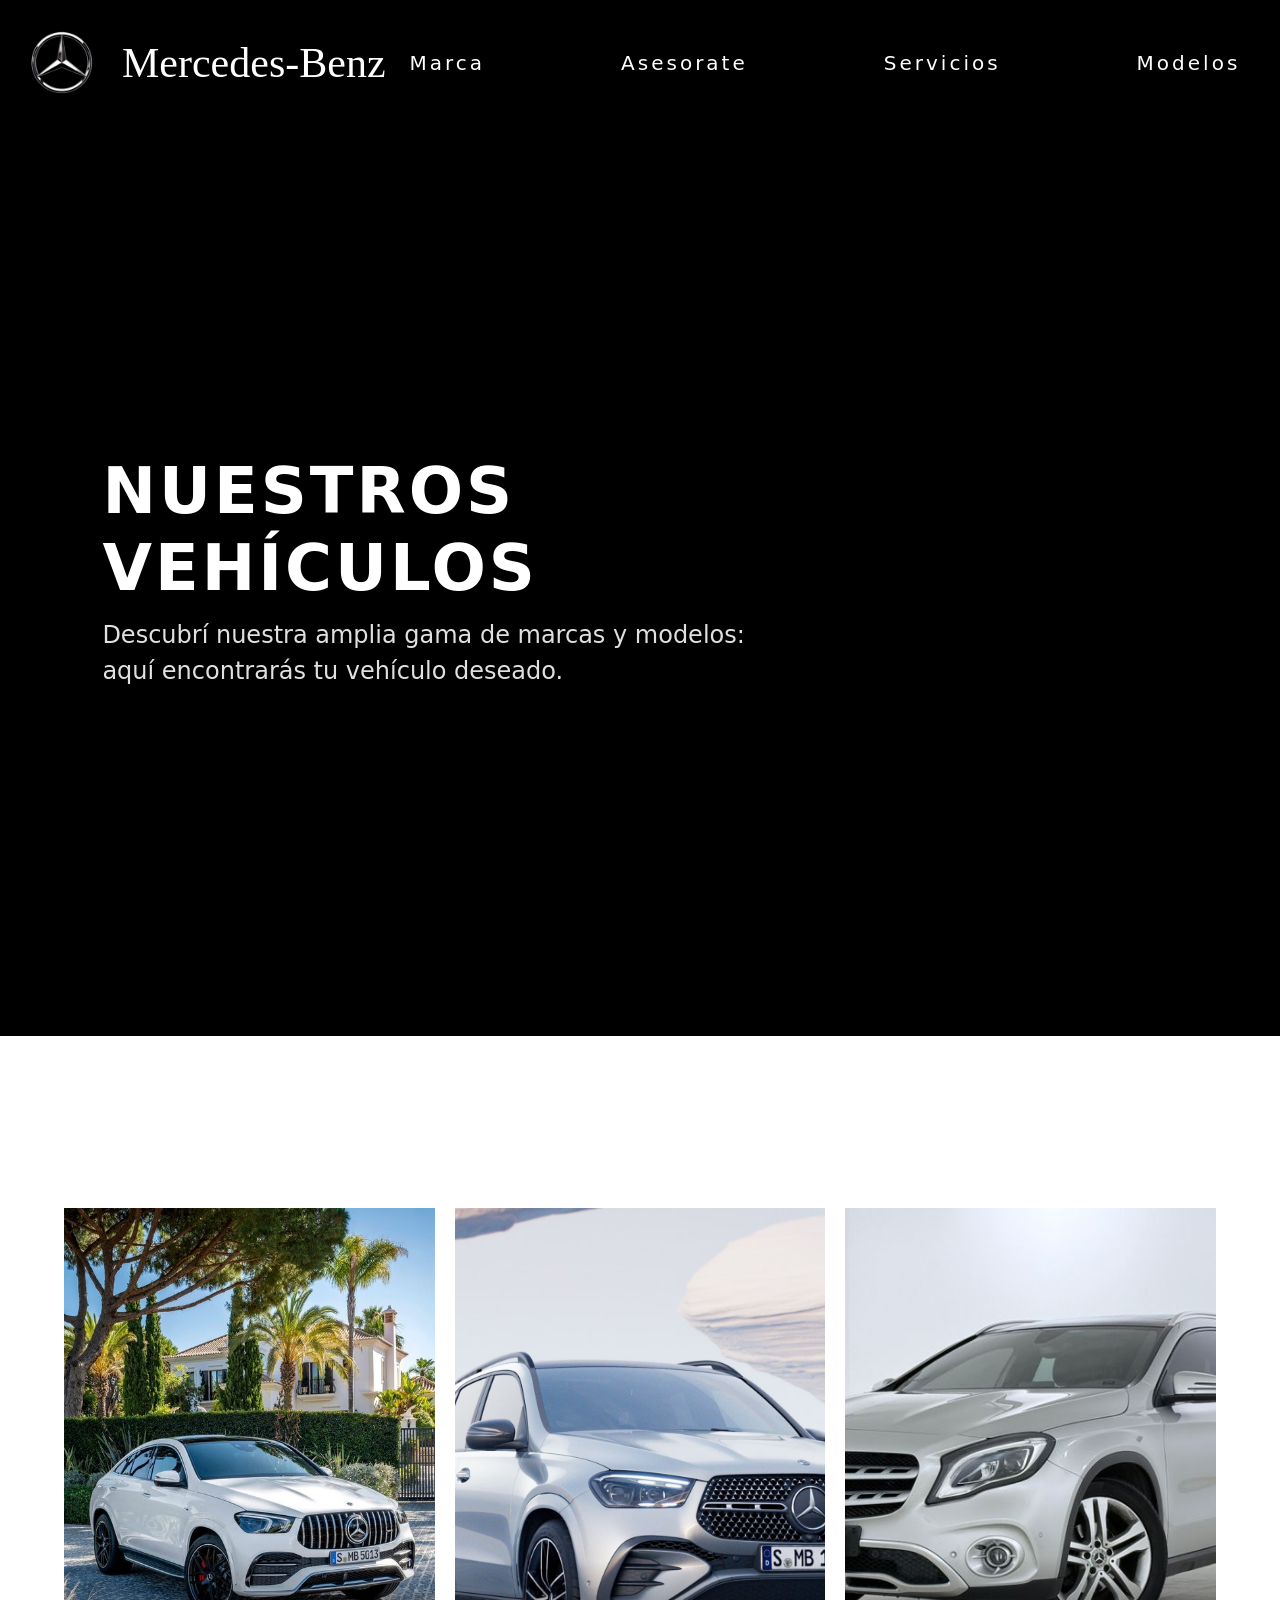
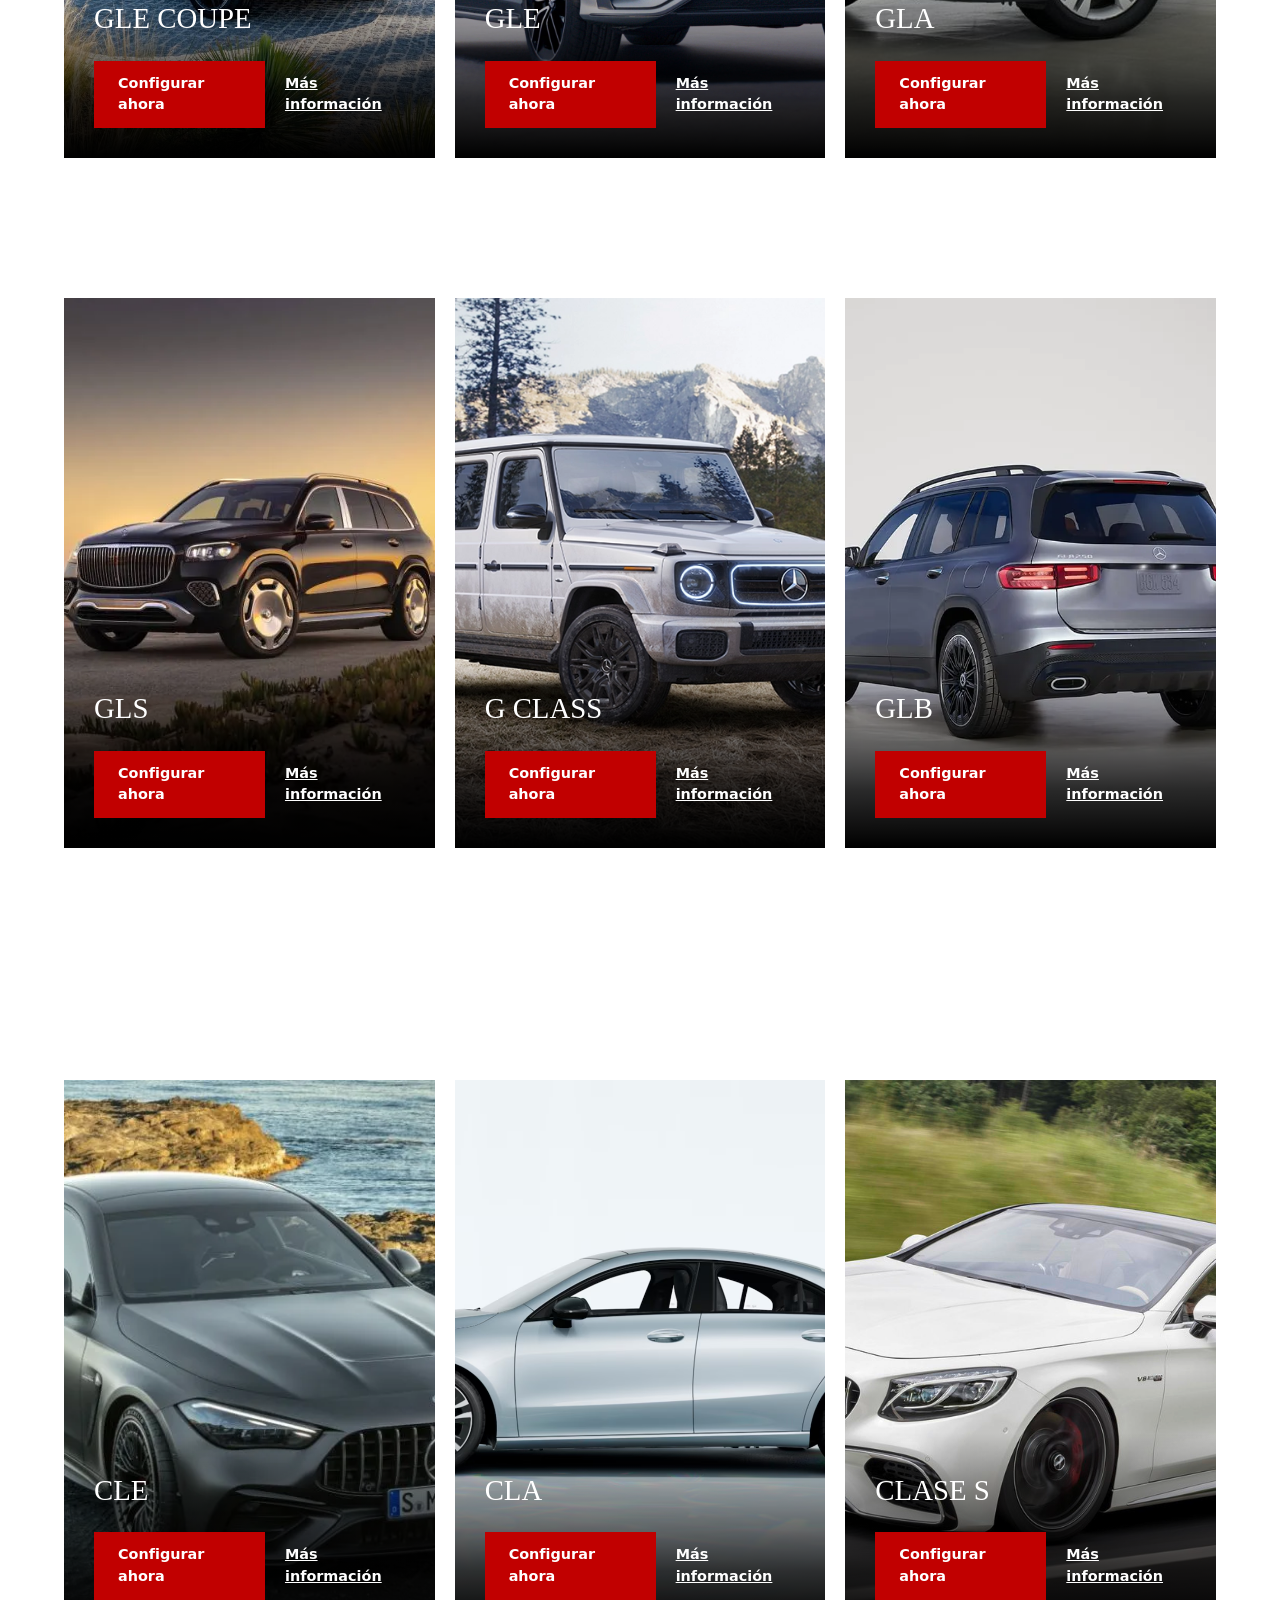
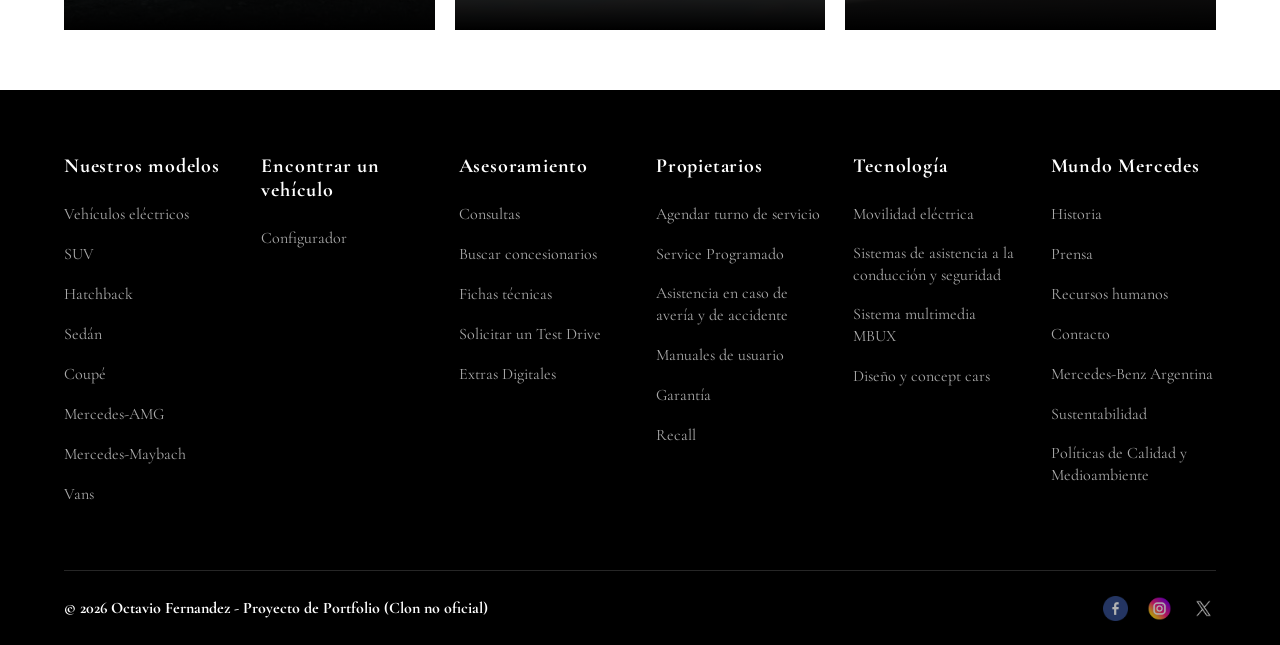
<file: pages/modelos.html>
<!DOCTYPE html>
<html lang="es">

<head>
  <meta charset="UTF-8">
  <meta name="author" content="octavio fernandez" />
  <meta name="viewport" content="width=device-width, initial-scale=1.0">
  <meta name="keywords" content="mercedes,benz,gle,53,4matic,coupe,auto,carro,vehiculo,luxury,luxurycar,suv" />
  <meta name="description" content="Pagina web de un vehiculo mercedes benz gle 53 4matic coupe" />
  <link rel="icon" href="../assets/img/LOGOPLATEADO1-removebg-preview.png" type="image/png" />
  <link href="https://cdn.jsdelivr.net/npm/bootstrap@5.3.8/dist/css/bootstrap.min.css" rel="stylesheet"
    integrity="sha384-sRIl4kxILFvY47J16cr9ZwB07vP4J8+LH7qKQnuqkuIAvNWLzeN8tE5YBujZqJLB" crossorigin="anonymous" />


  <link rel="stylesheet" href="../css/navbar.css">
  <link rel="stylesheet" href="../css/catalogo.css" />
  <link rel="stylesheet" href="../css/footer.css" />
  <link rel="stylesheet" href="../css/indexresponsive.css" />





  <title>MODELOS | Octavio Fernandez</title>
  <link href="https://fonts.googleapis.com/css2?family=Cormorant+Garamond:wght@300;400;600&display=swap"
    rel="stylesheet">
</head>

<body>
  <header>
    <nav class="navbar navbar-expand-lg mi-nav-personalizado">
      <div class="container-fluid">

        <a class="navbar-brand mi-logo" href="../index.html">
          <img src="../assets/img/LOGOPLATEADO1-removebg-preview.png" alt="Logo de Mercedes-Benz" width="40" height="40"
            class="d-inline-block align-text-top">
          Mercedes-Benz
        </a>

        <button class="navbar-toggler" type="button" id="navToggle"
          aria-controls="navbarNav" aria-expanded="false" aria-label="Toggle navigation">
          <span class="navbar-toggler-icon"></span>
        </button>

        <div class="collapse navbar-collapse" id="navbarNav">
          <ul class="navbar-nav mi-lista-enlaces">
            <li class="nav-item">
              <a class="nav-link" href="../pages/marca.html">Marca</a>
            </li>
            <li class="nav-item">
              <a class="nav-link" href="../pages/asesorate.html">Asesorate</a>
            </li>
            <li class="nav-item">
              <a class="nav-link" href="../pages/servicios.html">Servicios</a>
            </li>
            <li class="nav-item">
              <a class="nav-link" href="../pages/modelos.html">Modelos</a>
            </li>
          </ul>
        </div>

      </div>
    </nav>
  </header>
  <main>
    <!-- HERO PRINCIPAL -->
    <section class="hero">
      <div class="hero-overlay">
        <div class="hero-content">
          <h1 class="hero-titulo">Nuestros vehículos</h1>
          <p class="hero-descripcion">Descubrí nuestra amplia gama de marcas y modelos: aquí encontrarás tu vehículo
            deseado.</p>
        </div>
      </div>
    </section>
    <section class="recomendaciones" id="suv">
      <h2 class="recomendaciones__titulo">SUV & Todoterreno</h2>

      <div class="recomendaciones__grid">
        <!-- AUTO 1 -->
        <article class="card-auto">
          <img src="../assets/img/2021 Mercedes-AMG GLE53 Coupe electrifies.jpg" alt="gle" class="card-auto__img">
          <div class="card-auto__content">
   
            <h3 class="card-auto__nombre">GLE COUPE</h3>
            <div class="card-auto__acciones">
              <a href="configurador.html" class="btn-azul">Configurar ahora</a>
              <a href="./MODELOS/gle.html" class="link-blanco">Más información</a>
            </div>
          </div>
        </article>

        <!-- AUTO 2 -->
        <article class="card-auto">
          <img src="../assets/img/GLE NORMAL.avif" alt="Nuevo Clase E" class="card-auto__img">
          <div class="card-auto__content">
      
            <h3 class="card-auto__nombre">GLE</h3>
            <div class="card-auto__acciones">
              <a href="configurador.html" class="btn-azul">Configurar ahora</a>
              <a href="#" class="link-blanco">Más información</a>
            </div>
          </div>
        </article>

        <!-- AUTO 3 -->
        <article class="card-auto">
          <img src="../assets/img/GLA COMUN.jpg" alt="Mercedes-Maybach" class="card-auto__img">
          <div class="card-auto__content">
            <span class="card-auto__tag"></span>
            <h3 class="card-auto__nombre">GLA</h3>
            <div class="card-auto__acciones">
              <a href="configurador.html" class="btn-azul">Configurar ahora</a>
              <a href="#" class="link-blanco">Más información</a>

            </div>
          </div>
        </article>
      </div>
    </section>
    <section class="recomendaciones">


      <div class="recomendaciones__grid">
        <!-- AUTO 1 -->
        <article class="card-auto">
          <img src="../assets/img/GLS CAMIONETA.webp" alt="CLA 200 Progressive" class="card-auto__img">
          <div class="card-auto__content">
      
            <h3 class="card-auto__nombre">GLS</h3>
            <div class="card-auto__acciones">
              <a href="configurador.html" class="btn-azul">Configurar ahora</a>
              <a href="#" class="link-blanco">Más información</a>
            </div>
          </div>
        </article>

        <!-- AUTO 2 -->
        <article class="card-auto">
          <img src="../assets/img/G CLASSSSSSSS.webp" alt="Nuevo Clase E" class="card-auto__img">
          <div class="card-auto__content">
         
            <h3 class="card-auto__nombre">G CLASS</h3>
            <div class="card-auto__acciones">
              <a href="configurador.html" class="btn-azul">Configurar ahora</a>
              <a href="#" class="link-blanco">Más información</a>
            </div>
          </div>
        </article>

        <!-- AUTO 3 -->
        <article class="card-auto">
          <img src="../assets/img/GLB camioneta.webp" alt="Mercedes-Maybach" class="card-auto__img">
          <div class="card-auto__content">
           
            <h3 class="card-auto__nombre">GLB</h3>
            <div class="card-auto__acciones">
               <a href="configurador.html" class="btn-azul">Configurar ahora</a>
             <a href="#" class="link-blanco">Más información</a>
            </div>
          </div>
        </article>
      </div>      
    </section>

 <section class="recomendaciones" id="coupes">
  <h2 class="recomendaciones__titulo">Coupés</h2>

      <div class="recomendaciones__grid">
        <!-- AUTO 1 -->
        <article class="card-auto">
          <img src="../assets/img/CLE COUPE NORMAL.webp" alt="CLA 200 Progressive" class="card-auto__img">
          <div class="card-auto__content">
      
            <h3 class="card-auto__nombre">CLE</h3>
            <div class="card-auto__acciones">
              <a href="configurador.html" class="btn-azul">Configurar ahora</a>
              <a href="#" class="link-blanco">Más información</a>
            </div>
          </div>
        </article>

        <!-- AUTO 2 -->
        <article class="card-auto">
          <img src="../assets/img/CLA COUPE NORMAL.avif" alt="Nuevo Clase E" class="card-auto__img">
          <div class="card-auto__content">
         
            <h3 class="card-auto__nombre">CLA</h3>
            <div class="card-auto__acciones">
              <a href="configurador.html" class="btn-azul">Configurar ahora</a>
              <a href="./MODELOS/cla200.html" class="link-blanco">Más información</a>
            </div>
          </div>
        </article>

        <!-- AUTO 3 -->
        <article class="card-auto">
          <img src="../assets/img/CLASE S COUPE.jpg" alt="Mercedes-Maybach" class="card-auto__img">
          <div class="card-auto__content">
           
            <h3 class="card-auto__nombre">CLASE S</h3>
            <div class="card-auto__acciones">
               <a href="configurador.html" class="btn-azul">Configurar ahora</a>
             <a href="#" class="link-blanco">Más información</a>
            </div>
          </div>
        </article>
      </div>      
    </section>
  



  </main>
  <footer class="footer" role="contentinfo">

    <div class="footer-main">
      <div class="footer-col">
        <h4 class="footer-col-titulo">Nuestros modelos</h4>
        <ul class="footer-col-lista">
          <li><a href="electric.html">Vehículos eléctricos</a></li>
          <li><a href="#suv">SUV</a></li>
          <li><a href="#">Hatchback</a></li>
          <li><a href="#">Sedán</a></li>
          <li><a href="#coupes">Coupé</a></li>
          <li><a href="amg.html">Mercedes-AMG</a></li>
          <li><a href="maybach.html">Mercedes-Maybach</a></li>
          <li><a href="#">Vans</a></li>
        </ul>
      </div>
      <div class="footer-col">
        <h4 class="footer-col-titulo">Encontrar un vehículo</h4>
        <ul class="footer-col-lista">
          <li><a href="configurador.html">Configurador</a></li>
        </ul>
      </div>
      <div class="footer-col">
        <h4 class="footer-col-titulo">Asesoramiento</h4>
        <ul class="footer-col-lista">
          <li><a href="asesorate.html">Consultas</a></li>
          <li><a href="#">Buscar concesionarios</a></li>
          <li><a href="#">Fichas técnicas</a></li>
          <li><a href="#">Solicitar un Test Drive</a></li>
          <li><a href="#">Extras Digitales</a></li>
        </ul>
      </div>
      <div class="footer-col">
        <h4 class="footer-col-titulo">Propietarios</h4>
        <ul class="footer-col-lista">
          <li><a href="#">Agendar turno de servicio</a></li>
          <li><a href="#">Service Programado</a></li>
          <li><a href="#">Asistencia en caso de avería y de accidente</a></li>
          <li><a href="#">Manuales de usuario</a></li>
          <li><a href="#">Garantía</a></li>
          <li><a href="#">Recall</a></li>
        </ul>
      </div>
      <div class="footer-col">
        <h4 class="footer-col-titulo">Tecnología</h4>
        <ul class="footer-col-lista">
          <li><a href="#">Movilidad eléctrica</a></li>
          <li><a href="#">Sistemas de asistencia a la conducción y seguridad</a></li>
          <li><a href="#">Sistema multimedia MBUX</a></li>
          <li><a href="#">Diseño y concept cars</a></li>
        </ul>
      </div>
      <div class="footer-col">
        <h4 class="footer-col-titulo">Mundo Mercedes</h4>
        <ul class="footer-col-lista">
          <li><a href="#">Historia</a></li>
          <li><a href="#">Prensa</a></li>
          <li><a href="#">Recursos humanos</a></li>
          <li><a href="#">Contacto</a></li>
          <li><a href="#">Mercedes-Benz Argentina</a></li>
          <li><a href="#">Sustentabilidad</a></li>
          <li><a href="#">Políticas de Calidad y Medioambiente</a></li>
        </ul>
      </div>
    </div>

    <div class="footer-divider"></div>

    <div class="footer-bottom">
      <p class="footer-copy">© 2026 Octavio Fernandez - Proyecto de Portfolio (Clon no oficial)</p>
      <nav class="footer-legal" aria-label="Legal">

      </nav>
      <nav class="footer-socials" aria-label="Redes sociales">
        <a href="#" aria-label="Facebook"><img src="../assets/img/facebook.png" alt="Facebook"></a>
        <a href="#" aria-label="Instagram"><img src="../assets/img/instagram.png" alt="Instagram"></a>
        <a href="#" aria-label="Twitter"><img src="../assets/img/twiiiter.png" alt="Twitter"></a>
      </nav>
    </div>

  </footer>




























































  <script src="https://cdn.jsdelivr.net/npm/bootstrap@5.3.8/dist/js/bootstrap.bundle.min.js"
    integrity="sha384-FKyoEForCGlyvwx9Hj09JcYn3nv7wiPVlz7YYwJrWVcXK/BmnVDxM+D2scQbITxI"
    crossorigin="anonymous"></script>
  <script src="../js/navbar.js" defer></script>
</body>
</html>
</file>
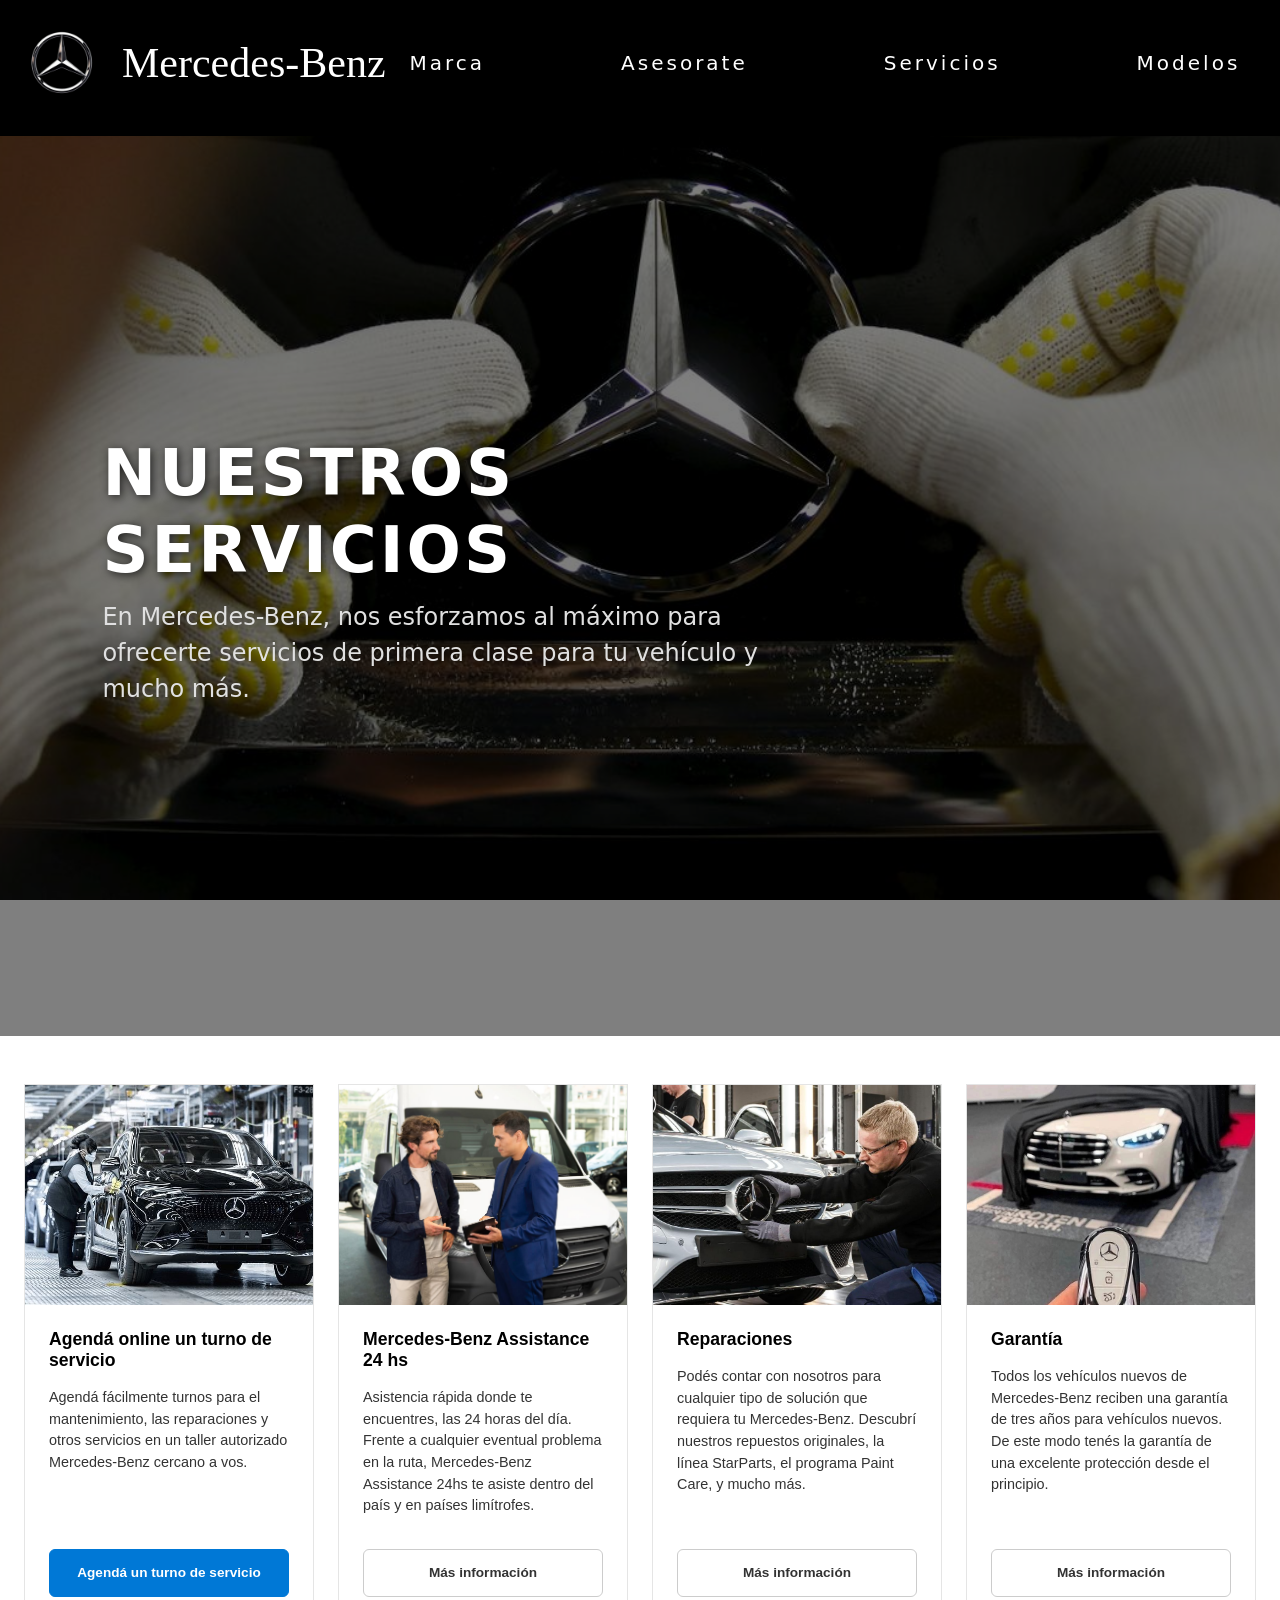
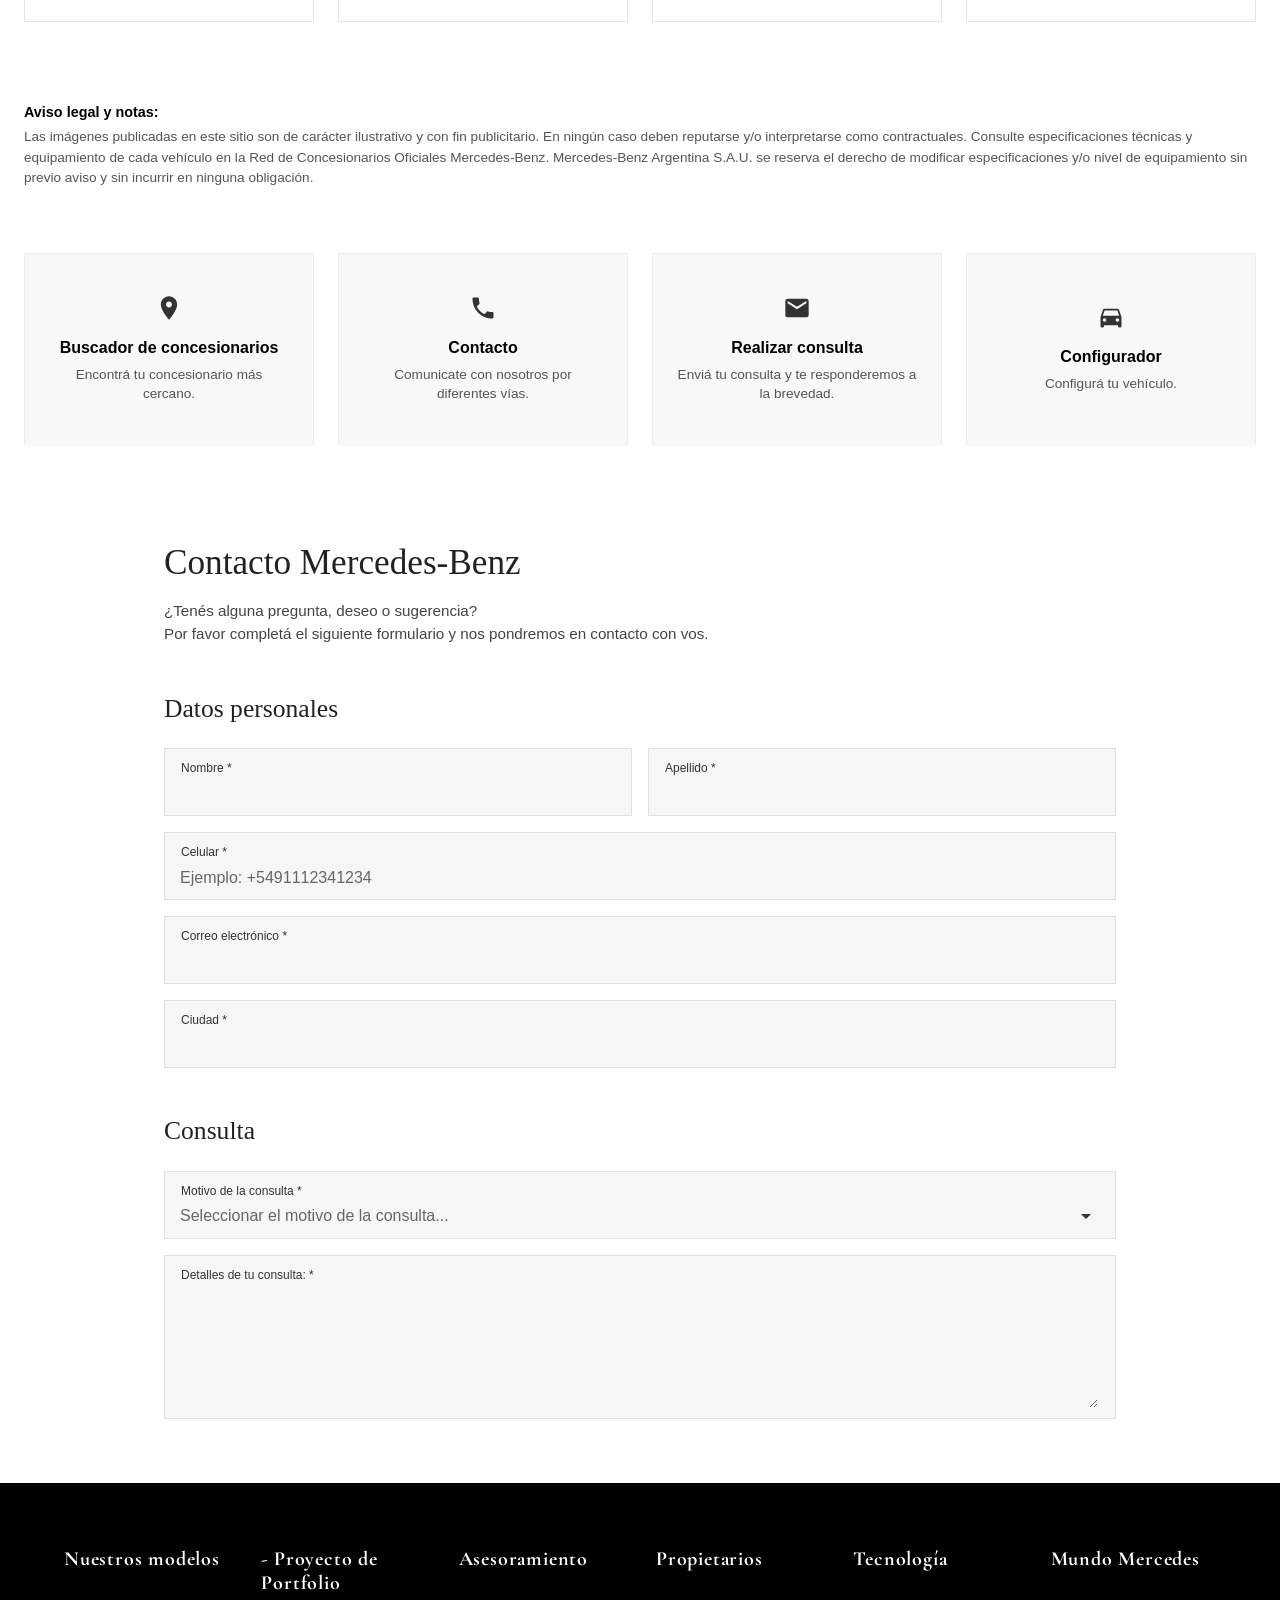
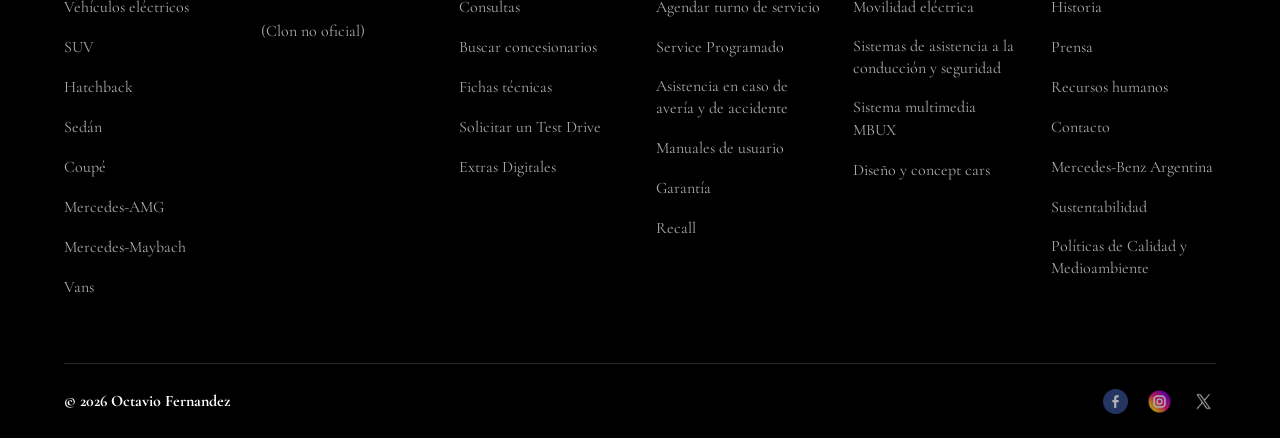
<file: pages/servicios.html>
<!DOCTYPE html>
<html lang="es">
<head>
  <meta charset="UTF-8">
  <meta name="author" content="octavio fernandez" />
  <meta name="viewport" content="width=device-width, initial-scale=1.0">
  <meta name="keywords" content="mercedes,benz,modelos,4matic,coupe,auto,carro,vehiculo,luxury,luxurycar,suv" />
  <meta name="description" content="Pagina web de un vehiculo mercedes benz gle 53 4matic coupe" />
  <link rel="icon" href="../assets/img/LOGOPLATEADO1-removebg-preview.png" type="image/png" />

  <!-- BOOTSTRAP -->
  <link href="https://cdn.jsdelivr.net/npm/bootstrap@5.3.3/dist/css/bootstrap.min.css" rel="stylesheet" integrity="sha384-QWTKZyjpPEjISv5WaRU9OFeRpok6YctnYmDr5pNlyT2bRjXh0JMhjY6hW+ALEwIH" crossorigin="anonymous">

  <!-- GOOGLE FONTS -->
  <link href="https://fonts.googleapis.com/css2?family=Cormorant+Garamond:wght@300;400;600&display=swap" rel="stylesheet">

  <!-- ESTILOS -->

<link rel="stylesheet" href="../css/servicios.css">
  <link rel="stylesheet" href="../css/navbar.css">
  <link rel="stylesheet" href="../css/footer.css" />
  <link rel="stylesheet" href="../css/indexresponsive.css" />

  <title>Servicios | Octavio Fernandez</title>
</head>

<body>

  <header>
    <nav class="navbar navbar-expand-lg mi-nav-personalizado">
      <div class="container-fluid">

        <a class="navbar-brand mi-logo" href="../index.html">
          <img src="../assets/img/LOGOPLATEADO1-removebg-preview.png" alt="Logo de Mercedes-Benz" width="40" height="40" class="d-inline-block align-text-top">
          Mercedes-Benz
        </a>

        <button class="navbar-toggler" type="button" id="navToggle"
          aria-controls="navbarNav" aria-expanded="false" aria-label="Toggle navigation">
          <span class="navbar-toggler-icon"></span>
        </button>

        <div class="collapse navbar-collapse" id="navbarNav">
          <ul class="navbar-nav mi-lista-enlaces">
            <li class="nav-item">
              <a class="nav-link" href="../pages/marca.html">Marca</a>
            </li>
            <li class="nav-item">
              <a class="nav-link" href="../pages/asesorate.html">Asesorate</a>
            </li>
            <li class="nav-item">
              <a class="nav-link" href="../pages/servicios.html">Servicios</a>
            </li>
            <li class="nav-item">
              <a class="nav-link" href="../pages/modelos.html">Modelos</a>
            </li>
          </ul>
        </div>

      </div>
    </nav>
  </header>

<main>
    <!-- HERO PRINCIPAL -->
    <section class="hero">
      <div class="hero-overlay">
        <div class="hero-content">
          <h1 class="hero-titulo">Nuestros servicios</h1>
          <p class="hero-descripcion">En Mercedes-Benz, nos esforzamos al máximo para ofrecerte servicios de primera clase para tu vehículo y mucho más.
</p>
        </div>
      </div>
    </section>
<section class="mercedes-services">
  <div class="services-grid">
    
    <article class="service-card">
      <div class="img-wrapper">
        <img src="../assets/img/AgendaServicio.jpg" alt="Hombre junto a Mercedes-Benz gris">
      </div>
      <div class="card-body">
        <h3>Agendá online un turno de servicio</h3>
        <p>Agendá fácilmente turnos para el mantenimiento, las reparaciones y otros servicios en un taller autorizado Mercedes-Benz cercano a vos.</p>
        <div class="btn-wrapper">
          <a href="#" class="btn btn-primary">Agendá un turno de servicio</a>
        </div>
      </div>
    </article>

    <article class="service-card">
      <div class="img-wrapper">
        <img src="../assets/img/Asistencia24hs.jpg" alt="Asistencia en ruta Mercedes-Benz">
      </div>
      <div class="card-body">
        <h3>Mercedes-Benz Assistance 24 hs</h3>
        <p>Asistencia rápida donde te encuentres, las 24 horas del día. Frente a cualquier eventual problema en la ruta, Mercedes-Benz Assistance 24hs te asiste dentro del país y en países limítrofes.</p>
        <div class="btn-wrapper">
          <a href="#" class="btn btn-secondary">Más información</a>
        </div>
      </div>
    </article>

    <article class="service-card">
      <div class="img-wrapper">
        <img src="../assets/img/Reparaciones.jpg" alt="Mecánico revisando óptica de auto">
      </div>
      <div class="card-body">
        <h3>Reparaciones</h3>
        <p>Podés contar con nosotros para cualquier tipo de solución que requiera tu Mercedes-Benz. Descubrí nuestros repuestos originales, la línea StarParts, el programa Paint Care, y mucho más.</p>
        <div class="btn-wrapper">
          <a href="#" class="btn btn-secondary">Más información</a>
        </div>
      </div>
    </article>

    <article class="service-card">
      <div class="img-wrapper">
        <img src="../assets/img/GarantiaMercedes.jpg" alt="Mujer y Mercedes-Benz azul">
      </div>
      <div class="card-body">
        <h3>Garantía</h3>
        <p>Todos los vehículos nuevos de Mercedes-Benz reciben una garantía de tres años para vehículos nuevos. De este modo tenés la garantía de una excelente protección desde el principio.</p>
        <div class="btn-wrapper">
          <a href="#" class="btn btn-secondary">Más información</a>
        </div>
      </div>
    </article>

  </div>
</section>
<section class="mercedes-bottom-section">
  <div class="legal-notice">
    <strong>Aviso legal y notas:</strong>
    <p>Las imágenes publicadas en este sitio son de carácter ilustrativo y con fin publicitario. En ningún caso deben reputarse y/o interpretarse como contractuales. Consulte especificaciones técnicas y equipamiento de cada vehículo en la Red de Concesionarios Oficiales Mercedes-Benz. Mercedes-Benz Argentina S.A.U. se reserva el derecho de modificar especificaciones y/o nivel de equipamiento sin previo aviso y sin incurrir en ninguna obligación.</p>
  </div>

  <div class="action-cards-grid">
    
    <a href="#" class="action-card">
      <div class="card-icon">
        <svg viewBox="0 0 24 24" fill="currentColor" width="24" height="24">
          <path d="M12 2C8.13 2 5 5.13 5 9c0 5.25 7 13 7 13s7-7.75 7-13c0-3.87-3.13-7-7-7zm0 9.5c-1.38 0-2.5-1.12-2.5-2.5s1.12-2.5 2.5-2.5 2.5 1.12 2.5 2.5-1.12 2.5-2.5 2.5z"/>
        </svg>
      </div>
      <h4>Buscador de concesionarios</h4>
      <p>Encontrá tu concesionario más cercano.</p>
    </a>

    <a href="#contacto" class="action-card">
      <div class="card-icon">
        <svg viewBox="0 0 24 24" fill="currentColor" width="24" height="24">
          <path d="M6.62 10.79c1.44 2.83 3.76 5.14 6.59 6.59l2.2-2.2c.27-.27.67-.36 1.02-.24 1.12.37 2.33.57 3.57.57.55 0 1 .45 1 1V20c0 .55-.45 1-1 1-9.39 0-17-7.61-17-17 0-.55.45-1 1-1h3.5c.55 0 1 .45 1 1 0 1.25.2 2.45.57 3.57.11.35.03.74-.25 1.02l-2.2 2.2z"/>
        </svg>
      </div>
      <h4>Contacto</h4>
      <p>Comunicate con nosotros por diferentes vías.</p>
    </a>

    <a href="#contacto" class="action-card">
      <div class="card-icon">
        <svg viewBox="0 0 24 24" fill="currentColor" width="24" height="24">
          <path d="M20 4H4c-1.1 0-1.99.9-1.99 2L2 18c0 1.1.9 2 2 2h16c1.1 0 2-.9 2-2V6c0-1.1-.9-2-2-2zm0 4l-8 5-8-5V6l8 5 8-5v2z"/>
        </svg>
      </div>
      <h4>Realizar consulta</h4>
      <p>Enviá tu consulta y te responderemos a la brevedad.</p>
    </a>

    <a href="configurador.html" class="action-card">
      <div class="card-icon">
        <svg viewBox="0 0 24 24" fill="currentColor" width="24" height="24">
          <path d="M18.92 6.01C18.72 5.42 18.16 5 17.5 5h-11c-.66 0-1.21.42-1.42 1.01L3 12v8c0 .55.45 1 1 1h1c.55 0 1-.45 1-1v-1h12v1c0 .55.45 1 1 1h1c.55 0 1-.45 1-1v-8l-2.08-5.99zM6.5 16c-.83 0-1.5-.67-1.5-1.5S5.67 13 6.5 13s1.5.67 1.5 1.5S7.33 16 6.5 16zm11 0c-.83 0-1.5-.67-1.5-1.5s.67-1.5 1.5-1.5 1.5.67 1.5 1.5-.67 1.5-1.5 1.5zM5 11l1.5-4.5h11L19 11H5z"/>
        </svg>
      </div>
      <h4>Configurador</h4>
      <p>Configurá tu vehículo.</p>
    </a>

  </div>
</section>
<section class="mercedes-contact-section" id="contacto">
  <div class="contact-header">
    <h2>Contacto Mercedes-Benz</h2>
    <p>¿Tenés alguna pregunta, deseo o sugerencia?<br>Por favor completá el siguiente formulario y nos pondremos en contacto con vos.</p>
  </div>

  <form action="#" method="POST" class="contact-form">
    
    <div class="form-section">
      <h3>Datos personales</h3>

      <div class="form-row two-cols">
        <div class="input-group">
          <label for="nombre">Nombre *</label>
          <input type="text" id="nombre" name="nombre" required>
        </div>
        <div class="input-group">
          <label for="apellido">Apellido *</label>
          <input type="text" id="apellido" name="apellido" required>
        </div>
      </div>

      <div class="form-row">
        <div class="input-group">
          <label for="celular">Celular *</label>
          <input type="tel" id="celular" name="celular" placeholder="Ejemplo: +5491112341234" required>
        </div>
      </div>

      <div class="form-row">
        <div class="input-group">
          <label for="email">Correo electrónico *</label>
          <input type="email" id="email" name="email" required>
        </div>
      </div>

      <div class="form-row">
        <div class="input-group">
          <label for="ciudad">Ciudad *</label>
          <input type="text" id="ciudad" name="ciudad" required>
        </div>
      </div>
    </div>

    <div class="form-section">
      <h3>Consulta</h3>

      <div class="form-row">
        <div class="input-group select-group">
          <label for="motivo">Motivo de la consulta *</label>
          <select id="motivo" name="motivo" required>
            <option value="" disabled selected>Seleccionar el motivo de la consulta...</option>
            <option value="ventas">Ventas</option>
            <option value="postventa">Servicio de Postventa</option>
            <option value="otros">Otros</option>
          </select>
        </div>
      </div>

      <div class="form-row">
        <div class="input-group">
          <label for="detalles">Detalles de tu consulta: *</label>
          <textarea id="detalles" name="detalles" rows="5" required></textarea>
        </div>
      </div>
    </div>
    
  </form>
</section>
























</main>

<footer class="footer" role="contentinfo">

    <div class="footer-main">
      <div class="footer-col">
        <h4 class="footer-col-titulo">Nuestros modelos</h4>
        <ul class="footer-col-lista">
          <li><a href="electric.html">Vehículos eléctricos</a></li>
          <li><a href="modelos.html#suv">SUV</a></li>
          <li><a href="#">Hatchback</a></li>
          <li><a href="#">Sedán</a></li>
          <li><a href="modelos.html#coupes">Coupé</a></li>
          <li><a href="amg.html">Mercedes-AMG</a></li>
          <li><a href="maybach.html">Mercedes-Maybach</a></li>
          <li><a href="#">Vans</a></li>
        </ul>
      </div>
      <div class="footer-col">
        <h4 class="footer-col-titulo">- Proyecto de Portfolio </h4>
        <ul class="footer-col-lista">
          <li><a href="#">(Clon no oficial)</a></li>         
        </ul>
      </div>
      <div class="footer-col">
        <h4 class="footer-col-titulo">Asesoramiento</h4>
        <ul class="footer-col-lista">
          <li><a href="asesorate.html">Consultas</a></li>
          <li><a href="#">Buscar concesionarios</a></li>
          <li><a href="#">Fichas técnicas</a></li>
          <li><a href="#">Solicitar un Test Drive</a></li>
          <li><a href="#">Extras Digitales</a></li>
        </ul>
      </div>
      <div class="footer-col">
        <h4 class="footer-col-titulo">Propietarios</h4>
        <ul class="footer-col-lista">
          <li><a href="#">Agendar turno de servicio</a></li>
          <li><a href="#">Service Programado</a></li>
          <li><a href="#">Asistencia en caso de avería y de accidente</a></li>
          <li><a href="#">Manuales de usuario</a></li>
          <li><a href="#">Garantía</a></li>
          <li><a href="#">Recall</a></li>
        </ul>
      </div>
      <div class="footer-col">
        <h4 class="footer-col-titulo">Tecnología</h4>
        <ul class="footer-col-lista">
          <li><a href="#">Movilidad eléctrica</a></li>
          <li><a href="#">Sistemas de asistencia a la conducción y seguridad</a></li>
          <li><a href="#">Sistema multimedia MBUX</a></li>
          <li><a href="#">Diseño y concept cars</a></li>
        </ul>
      </div>
      <div class="footer-col">
        <h4 class="footer-col-titulo">Mundo Mercedes</h4>
        <ul class="footer-col-lista">
          <li><a href="#">Historia</a></li>
          <li><a href="#">Prensa</a></li>
          <li><a href="#">Recursos humanos</a></li>
          <li><a href="#">Contacto</a></li>
          <li><a href="#">Mercedes-Benz Argentina</a></li>
          <li><a href="#">Sustentabilidad</a></li>
          <li><a href="#">Políticas de Calidad y Medioambiente</a></li>
        </ul>
      </div>
    </div>

    <div class="footer-divider"></div>

    <div class="footer-bottom">
      <p class="footer-copy">© 2026 Octavio Fernandez</p>
      <nav class="footer-legal" aria-label="Legal">
   
      </nav>
      <nav class="footer-socials" aria-label="Redes sociales">
        <a href="#" aria-label="Facebook"><img src="../assets/img/facebook.png" alt="Facebook"></a>
        <a href="#" aria-label="Instagram"><img src="../assets/img/instagram.png" alt="Instagram"></a>
        <a href="#" aria-label="Twitter"><img src="../assets/img/twiiiter.png" alt="Twitter"></a>
      </nav>
    </div>

  </footer>

  <script src="https://cdn.jsdelivr.net/npm/bootstrap@5.3.8/dist/js/bootstrap.bundle.min.js"
    integrity="sha384-FKyoEForCGlyvwx9Hj09JcYn3nv7wiPVlz7YYwJrWVcXK/BmnVDxM+D2scQbITxI"
    crossorigin="anonymous"></script>
  <script src="../js/navbar.js" defer></script>
</body>
</html>
</file>
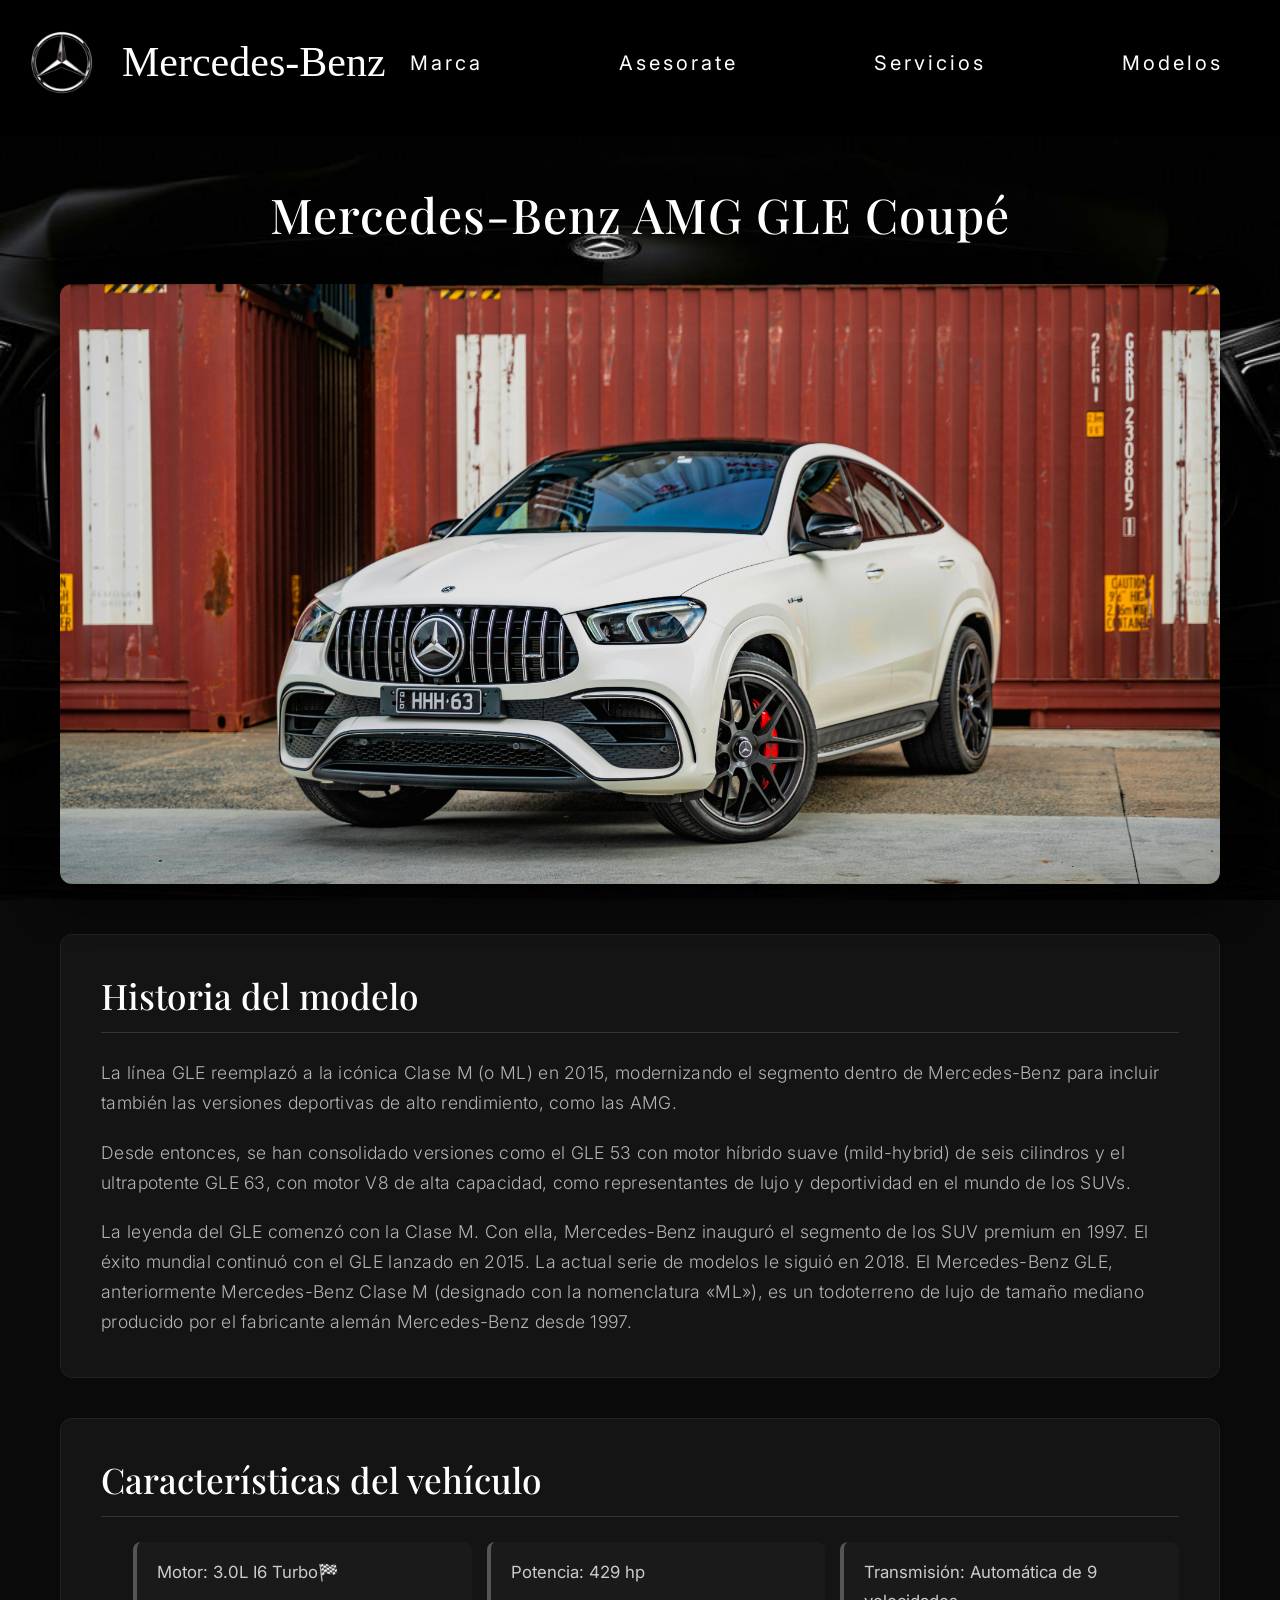
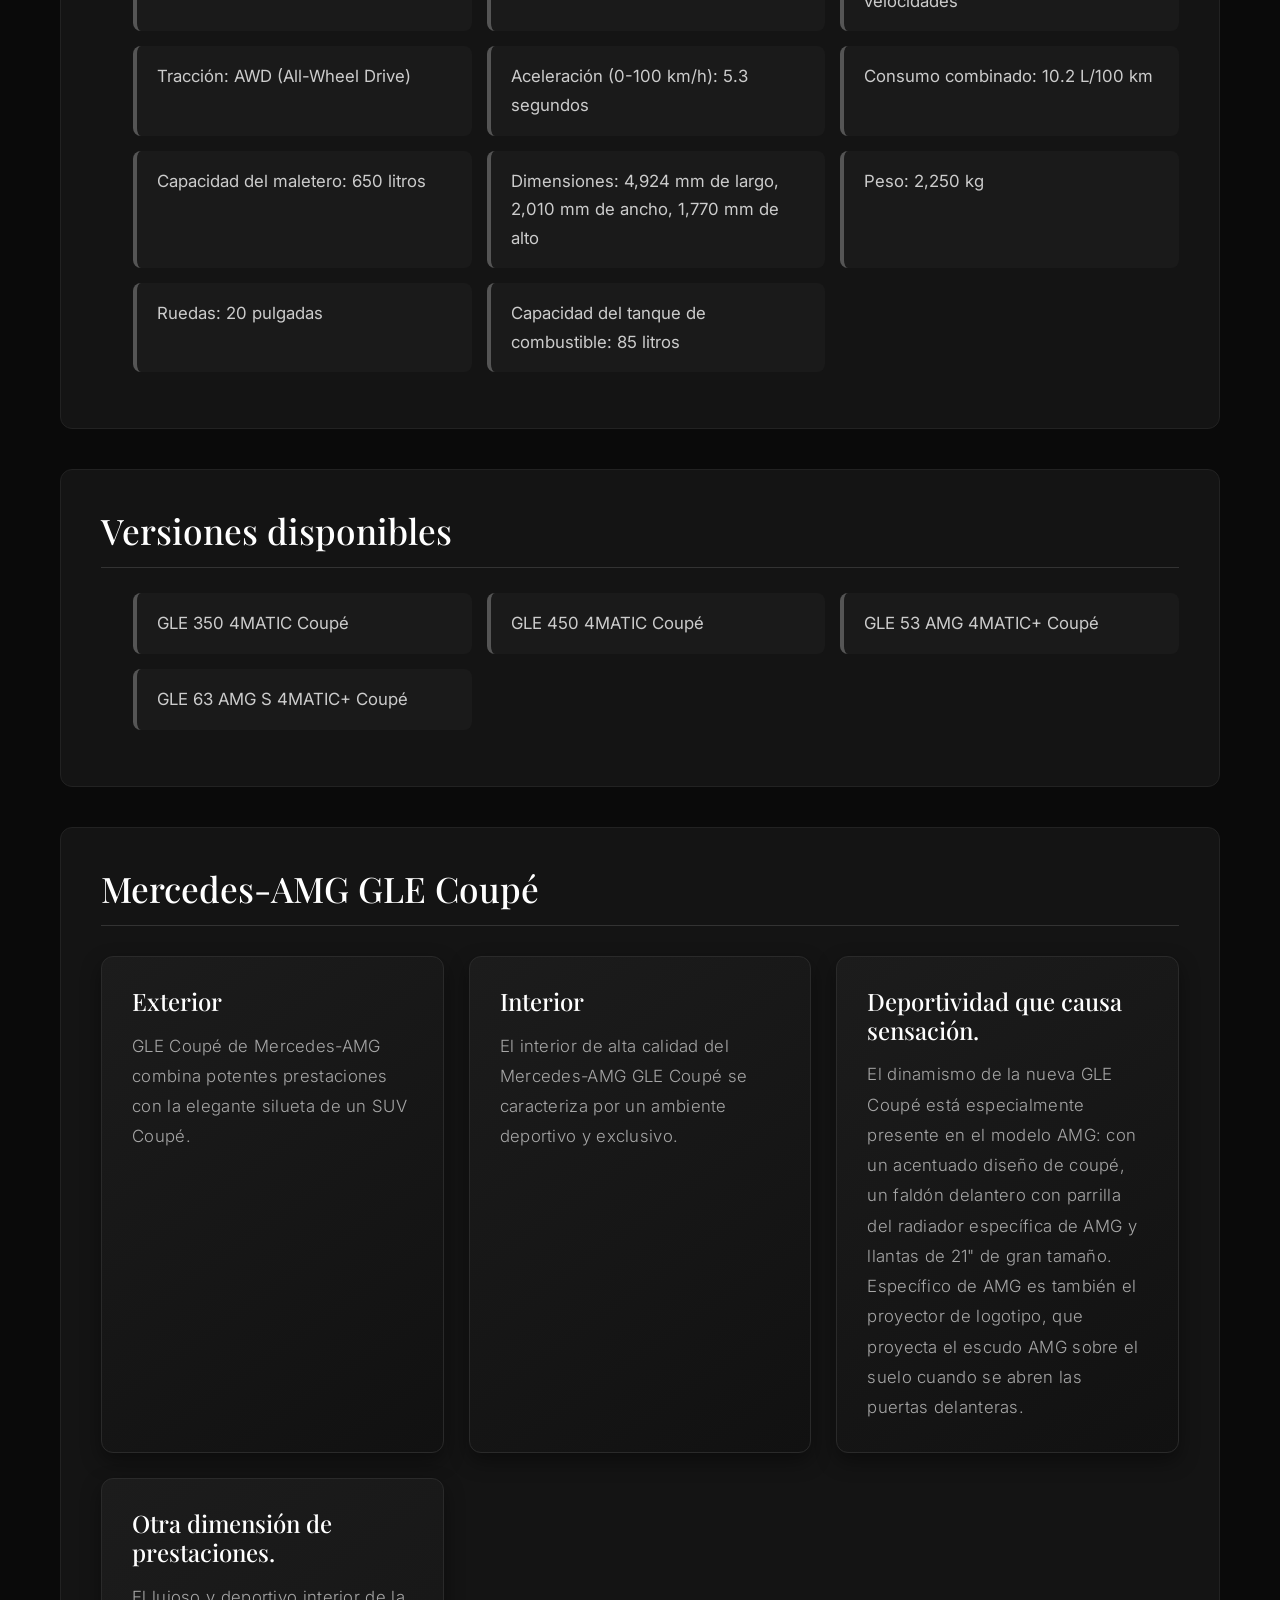
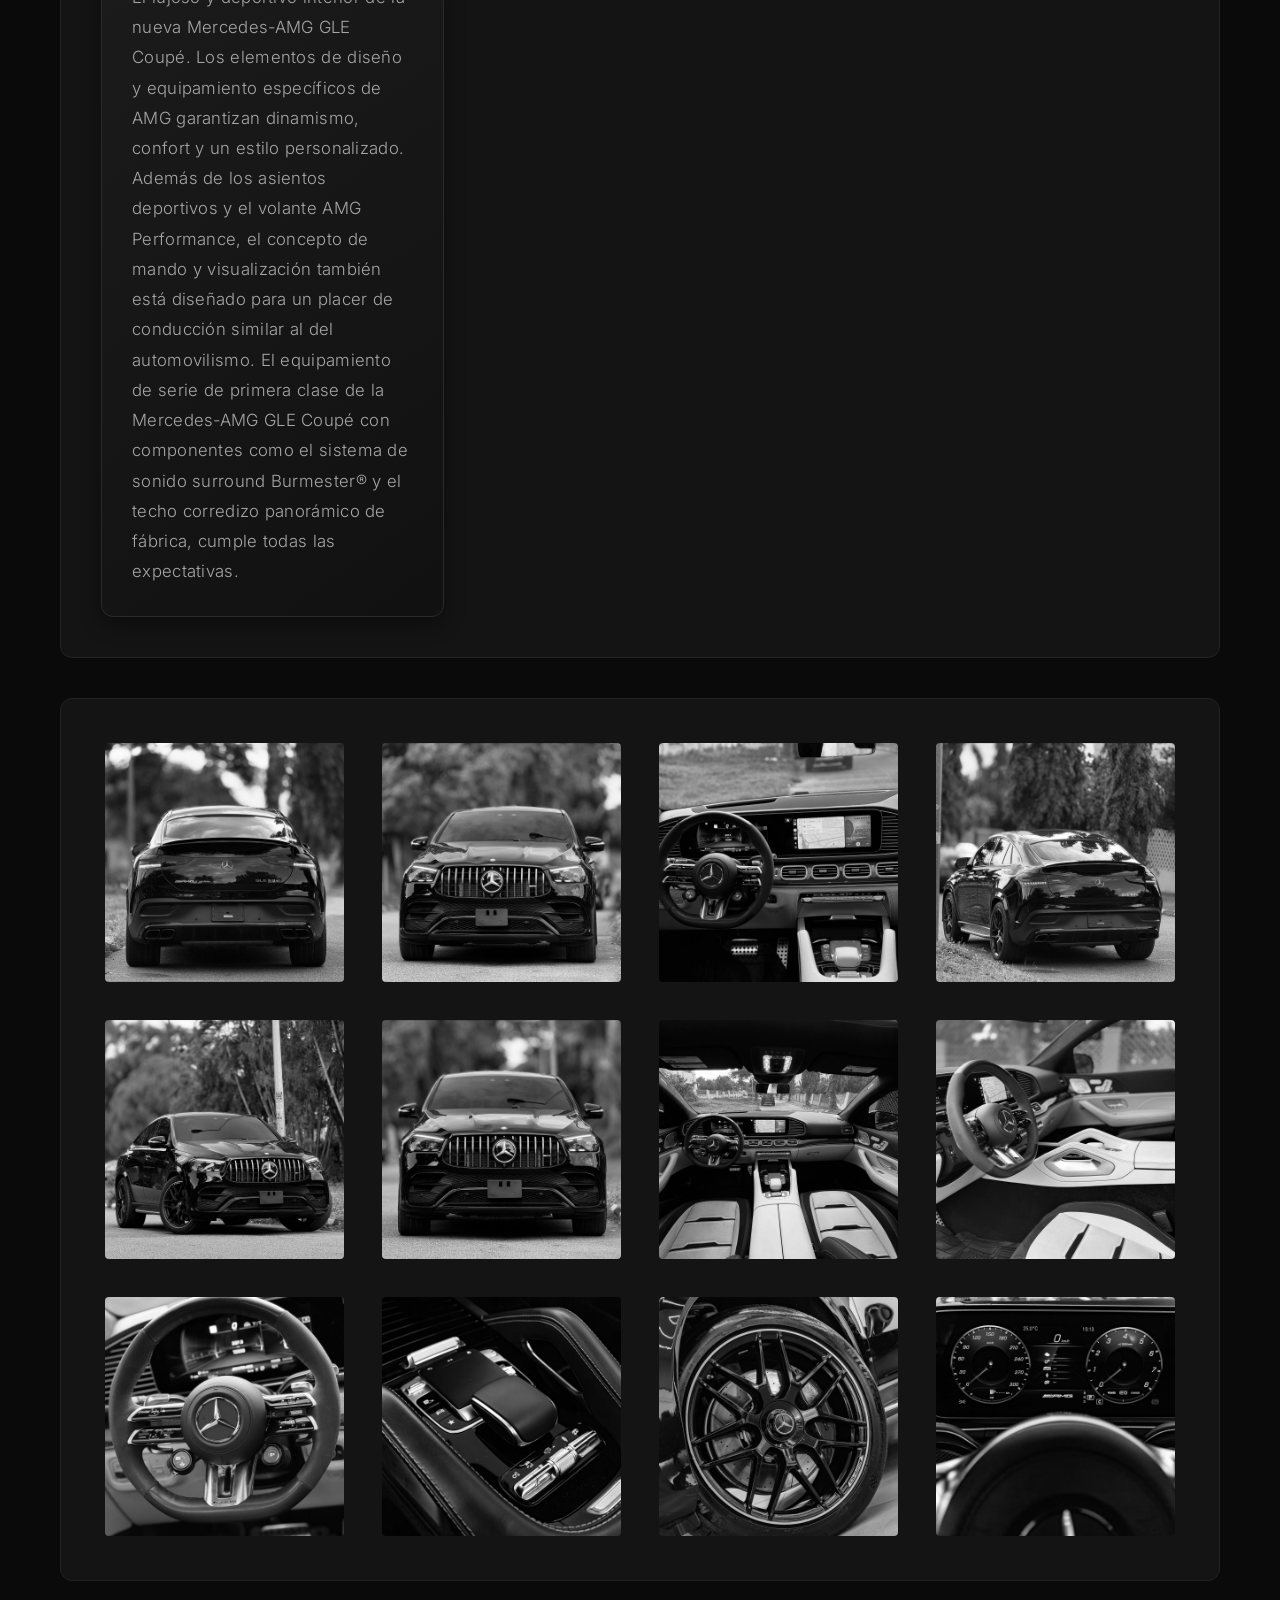
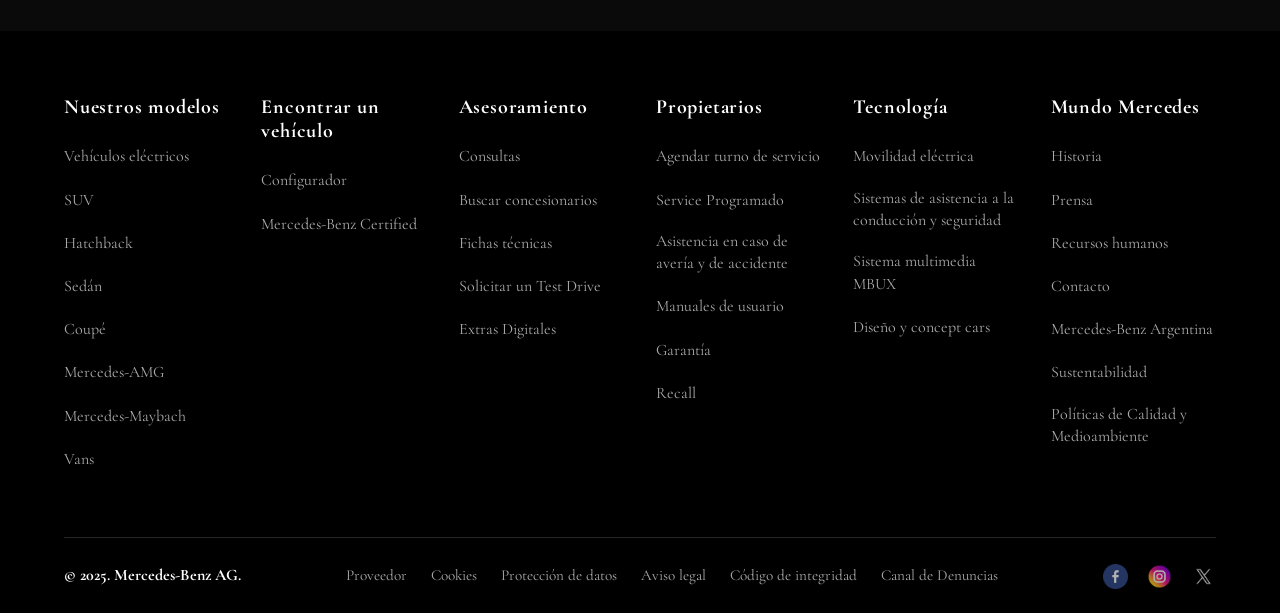
<file: pages/MODELOS/gle.html>
<!DOCTYPE html>
<html lang="es">

<head>
  <meta charset="UTF-8">
  <meta name="author" content="octavio fernandez" />
  <meta name="viewport" content="width=device-width, initial-scale=1.0">
  <meta name="keywords" content="mercedes,benz,gle,53,4matic,coupe,auto,carro,vehiculo,luxury,luxurycar,suv" />
  <meta name="description" content="Pagina web de un vehiculo mercedes benz gle 53 4matic coupe" />
  <link rel="icon" href="../assets/img/redondo.png" type="image/png" />
  <link href="https://cdn.jsdelivr.net/npm/bootstrap@5.3.3/dist/css/bootstrap.min.css" rel="stylesheet" integrity="sha384-QWTKZyjpPEjISv5WaRU9OFeRpok6YctnYmDr5pNlyT2bRjXh0JMhjY6hW+ALEwIH" crossorigin="anonymous">
 <link rel="stylesheet" href="../../css/galeria.css" />
  <link rel="stylesheet" href="../../css/style.css" />
  <link rel="stylesheet" href="../../css/footer.css" />
  <link rel="stylesheet" href="../../css/navbar.css" />
  <link rel="stylesheet" href="../../css/gle.css" />

  
  <title>GLE</title>
  <link href="https://fonts.googleapis.com/css2?family=Cormorant+Garamond:wght@300;400;600&display=swap" rel="stylesheet">
  
</head>

<body>
  <header>
    <nav class="navbar navbar-expand-lg mi-nav-personalizado">
      <div class="container-fluid">
        
        <a class="navbar-brand mi-logo" href="../../index.html">
          <img src="../../assets/img/LOGOPLATEADO1-removebg-preview.png" alt="Logo de Mercedes-Benz" width="40" height="40" class="d-inline-block align-text-top">
          Mercedes-Benz
        </a>
        
        <button class="navbar-toggler" type="button" id="navToggle" aria-controls="navbarNav" aria-expanded="false" aria-label="Toggle navigation">
          <span class="navbar-toggler-icon"></span>
        </button>
        
        <div class="collapse navbar-collapse" id="navbarNav">
          <ul class="navbar-nav mi-lista-enlaces">
            <li class="nav-item">
              <a class="nav-link" href="../marca.html">Marca</a>
            </li>
            <li class="nav-item">
              <a class="nav-link" href="../asesorate.html">Asesorate</a>
            </li>
            <li class="nav-item">
              <a class="nav-link" href="../servicios.html">Servicios</a>
            </li>
            <li class="nav-item">
              <a class="nav-link" href="../modelos.html">Modelos</a>
            </li>
          </ul>
        </div>
        
      </div>
    </nav>
  </header>

  <main class="seccion-vehiculo">
    <h1>Mercedes-Benz AMG GLE Coupé</h1>
    
    <img src="../../assets/img/pexels-martynas-linge-2836004-28569814.jpg" alt="Mercedes-Benz AMG GLE Coupé" class="mercedes-img">

    <section id="section1">
      <h1>Historia del modelo</h1>
      <p>
        La línea GLE reemplazó a la icónica Clase M (o ML) en 2015, modernizando el segmento dentro de Mercedes-Benz para incluir también las versiones deportivas de alto rendimiento, como las AMG.
      </p>
      <p>
        Desde entonces, se han consolidado versiones como el GLE 53 con motor híbrido suave (mild-hybrid) de seis cilindros y el ultrapotente GLE 63, con motor V8 de alta capacidad, como representantes de lujo y deportividad en el mundo de los SUVs.
      </p>
      <p>
        La leyenda del GLE comenzó con la Clase M. Con ella, Mercedes-Benz inauguró el segmento de los SUV premium en 1997. El éxito mundial continuó con el GLE lanzado en 2015. La actual serie de modelos le siguió en 2018. El Mercedes-Benz GLE, anteriormente Mercedes-Benz Clase M (designado con la nomenclatura «ML»), es un todoterreno de lujo de tamaño mediano producido por el fabricante alemán Mercedes-Benz desde 1997.
      </p>
    </section>

    <section id="section2">
      <h1>Características del vehículo</h1>
      <ul class="lista-grid">
        <li>Motor: 3.0L I6 Turbo🏁</li>
        <li>Potencia: 429 hp</li>
        <li>Transmisión: Automática de 9 velocidades</li>
        <li>Tracción: AWD (All-Wheel Drive)</li>
        <li>Aceleración (0-100 km/h): 5.3 segundos</li>
        <li>Consumo combinado: 10.2 L/100 km</li>
        <li>Capacidad del maletero: 650 litros</li>
        <li>Dimensiones: 4,924 mm de largo, 2,010 mm de ancho, 1,770 mm de alto</li>
        <li>Peso: 2,250 kg</li>
        <li>Ruedas: 20 pulgadas</li>
        <li>Capacidad del tanque de combustible: 85 litros</li>
      </ul>
    </section>

    <section id="section3">
      <h1>Versiones disponibles</h1>
      <ul class="lista-grid">
        <li>GLE 350 4MATIC Coupé</li>
        <li>GLE 450 4MATIC Coupé</li>
        <li>GLE 53 AMG 4MATIC+ Coupé</li>
        <li>GLE 63 AMG S 4MATIC+ Coupé</li>
      </ul>
    </section>
    
    <section class="seccion-descripciones">
      <h2 class="titulo-seccion">Mercedes-AMG GLE Coupé</h2>
      
      <div class="contenedor-grid">
        <article class="tarjeta-descripcion">
          <h3>Exterior</h3>
          <p>GLE Coupé de Mercedes-AMG combina potentes prestaciones con la elegante silueta de un SUV Coupé.</p>
        </article>

        <article class="tarjeta-descripcion">
          <h3>Interior</h3>
          <p>El interior de alta calidad del Mercedes-AMG GLE Coupé se caracteriza por un ambiente deportivo y exclusivo.</p>
        </article>

        <article class="tarjeta-descripcion">
          <h3>Deportividad que causa sensación.</h3>
          <p>El dinamismo de la nueva GLE Coupé está especialmente presente en el modelo AMG: con un acentuado diseño de coupé, un faldón delantero con parrilla del radiador específica de AMG y llantas de 21" de gran tamaño. Específico de AMG es también el proyector de logotipo, que proyecta el escudo AMG sobre el suelo cuando se abren las puertas delanteras.</p>
        </article>

        <article class="tarjeta-descripcion">
          <h3>Otra dimensión de prestaciones.</h3>
          <p>El lujoso y deportivo interior de la nueva Mercedes-AMG GLE Coupé. Los elementos de diseño y equipamiento específicos de AMG garantizan dinamismo, confort y un estilo personalizado. Además de los asientos deportivos y el volante AMG Performance, el concepto de mando y visualización también está diseñado para un placer de conducción similar al del automovilismo. El equipamiento de serie de primera clase de la Mercedes-AMG GLE Coupé con componentes como el sistema de sonido surround Burmester® y el techo corredizo panorámico de fábrica, cumple todas las expectativas.</p>
        </article>
      </div>
    </section>

    <section class="galeria-cuadricula">
      <div><img class="cardFunko" src="../../assets/img/mercedesvisual1.jpg" alt="Mercedes-AMG GLE Coupé - vista trasera" loading="lazy" /></div>
      <div><img class="cardFunko" src="../../assets/img/mercedesvisual2.jpg" alt="Mercedes-AMG GLE Coupé - pantalla multimedia con navegación" loading="lazy" /></div>
      <div><img class="cardFunko" src="../../assets/img/mercedesvisual3.jpg" alt="Mercedes-AMG GLE Coupé - vista trasera en tres cuartos" loading="lazy" /></div>
      <div><img class="cardFunko" src="../../assets/img/mercedesvisual4.jpg" alt="Mercedes-AMG GLE Coupé - vista frontal con parrilla AMG" loading="lazy" /></div>
      <div><img class="cardFunko" src="../../assets/img/mercedesvisual5.jpg" alt="Mercedes-AMG GLE Coupé - vista frontal en tres cuartos" loading="lazy" /></div>
      <div><img class="cardFunko" src="../../assets/img/mercedesvisual6.jpg" alt="Mercedes-AMG GLE Coupé - interior, tablero y asientos" loading="lazy" /></div>
      <div><img class="cardFunko" src="../../assets/img/mercedesvisual7.jpg" alt="Mercedes-AMG GLE Coupé - volante deportivo AMG y pantalla" loading="lazy" /></div>
      <div><img class="cardFunko" src="../../assets/img/mercedesvisual8.jpg" alt="Mercedes-AMG GLE Coupé - consola central y selector de marchas" loading="lazy" /></div>
      <div><img class="cardFunko" src="../../assets/img/mercedesvisual9.jpg" alt="Mercedes-AMG GLE Coupé - volante y cuadro de instrumentos digital" loading="lazy" /></div>
      <div><img class="cardFunko" src="../../assets/img/mercedesvisual10.jpg" alt="Mercedes-AMG GLE Coupé - llanta y pinza de freno AMG" loading="lazy" /></div>
      <div><img class="cardFunko" src="../../assets/img/mercedesvisual11.jpg" alt="Mercedes-AMG GLE Coupé - cuadro de instrumentos digital" loading="lazy" /></div>
      <div><img class="cardFunko" src="../../assets/img/mercedesvisual12.jpg" alt="Mercedes-AMG GLE Coupé - detalle de consola central" loading="lazy" /></div>
    </section>

  </main>
  <footer class="footer" role="contentinfo">

  <div class="footer-main">
    <div class="footer-col">
      <h4 class="footer-col-titulo">Nuestros modelos</h4>
      <ul class="footer-col-lista">
        <li><a href="../electric.html">Vehículos eléctricos</a></li>
        <li><a href="../modelos.html#suv">SUV</a></li>
        <li><a href="#">Hatchback</a></li>
        <li><a href="#">Sedán</a></li>
        <li><a href="../modelos.html#coupes">Coupé</a></li>
        <li><a href="../amg.html">Mercedes-AMG</a></li>
        <li><a href="../maybach.html">Mercedes-Maybach</a></li>
        <li><a href="#">Vans</a></li>
      </ul>
    </div>
    <div class="footer-col">
      <h4 class="footer-col-titulo">Encontrar un vehículo</h4>
      <ul class="footer-col-lista">
        <li><a href="../configurador.html">Configurador</a></li>
        <li><a href="#">Mercedes-Benz Certified</a></li>
      </ul>
    </div>
    <div class="footer-col">
      <h4 class="footer-col-titulo">Asesoramiento</h4>
      <ul class="footer-col-lista">
        <li><a href="../asesorate.html">Consultas</a></li>
        <li><a href="#">Buscar concesionarios</a></li>
        <li><a href="#">Fichas técnicas</a></li>
        <li><a href="#">Solicitar un Test Drive</a></li>
        <li><a href="#">Extras Digitales</a></li>
      </ul>
    </div>
    <div class="footer-col">
      <h4 class="footer-col-titulo">Propietarios</h4>
      <ul class="footer-col-lista">
        <li><a href="#">Agendar turno de servicio</a></li>
        <li><a href="#">Service Programado</a></li>
        <li><a href="#">Asistencia en caso de avería y de accidente</a></li>
        <li><a href="#">Manuales de usuario</a></li>
        <li><a href="#">Garantía</a></li>
        <li><a href="#">Recall</a></li>
      </ul>
    </div>
    <div class="footer-col">
      <h4 class="footer-col-titulo">Tecnología</h4>
      <ul class="footer-col-lista">
        <li><a href="#">Movilidad eléctrica</a></li>
        <li><a href="#">Sistemas de asistencia a la conducción y seguridad</a></li>
        <li><a href="#">Sistema multimedia MBUX</a></li>
        <li><a href="#">Diseño y concept cars</a></li>
      </ul>
    </div>
    <div class="footer-col">
      <h4 class="footer-col-titulo">Mundo Mercedes</h4>
      <ul class="footer-col-lista">
        <li><a href="#">Historia</a></li>
        <li><a href="#">Prensa</a></li>
        <li><a href="#">Recursos humanos</a></li>
        <li><a href="#">Contacto</a></li>
        <li><a href="#">Mercedes-Benz Argentina</a></li>
        <li><a href="#">Sustentabilidad</a></li>
        <li><a href="#">Políticas de Calidad y Medioambiente</a></li>
      </ul>
    </div>
  </div>

  <div class="footer-divider"></div>

  <div class="footer-bottom">
    <p class="footer-copy">© 2025. Mercedes-Benz AG.</p>
    <nav class="footer-legal" aria-label="Legal">
      <a href="#">Proveedor</a>
      <a href="#">Cookies</a>
      <a href="#">Protección de datos</a>
      <a href="#">Aviso legal</a>
      <a href="#">Código de integridad</a>
      <a href="#">Canal de Denuncias</a>
    </nav>
    <nav class="footer-socials" aria-label="Redes sociales">
      <a href="#" aria-label="Facebook"><img src="../../assets/img/facebook.png" alt="Facebook"></a>
      <a href="#" aria-label="Instagram"><img src="../../assets/img/instagram.png" alt="Instagram"></a>
      <a href="#" aria-label="Twitter"><img src="../../assets/img/twiiiter.png" alt="Twitter"></a>
    </nav>
  </div>

</footer>
    

  
  <script src="https://cdn.jsdelivr.net/npm/bootstrap@5.3.8/dist/js/bootstrap.bundle.min.js" integrity="sha384-FKyoEForCGlyvwx9Hj09JcYn3nv7wiPVlz7YYwJrWVcXK/BmnVDxM+D2scQbITxI" crossorigin="anonymous"></script>
  <script src="../../js/navbar.js" defer></script>
</body>
</html>
</file>
<file: css/amg.css>
/* =========================================
   ESTILOS GENERALES
   ========================================= */
body {
  background-color: #000000; /* Fondo completamente negro */
  color: #ffffff; /* Texto general en blanco */
  margin: 0;
  padding: 0;
}

/* =========================================
   Hero Section (Imagen Full Screen)
   ========================================= */
.hero {
  background-image: url('../assets/img/mercedes-amg-e63-final-edition_98.webp');
  background-size: cover;
  background-position: center;
  background-attachment: fixed;
  height: 100vh;
  width: 100%;
  position: relative;
  display: flex;
  align-items: center;
  justify-content: center;
}

.hero-imagen2 {
  position: relative;
  width: 100%;
  height: 100vh;
  min-height: 520px;
  background-image: url('../assets/img/SF2-GLE-HP-L-V2.jpg');
  background-size: cover;
  background-position: center;
  display: flex;
  align-items: center;
}

.hero-imagen2__panel {
  max-width: 480px;
  margin-left: 8%;
  background: rgba(245, 245, 243, 0.72);
  backdrop-filter: blur(6px);
  padding: 2.5rem 2.5rem 2.5rem 2rem;
}

/* =========================================
   Reemplaza la clase hero-overlay
   ========================================= */
.hero-overlay {
  position: absolute;
  top: 0;
  left: 0;
  width: 100%;
  height: 100%;
  background: rgba(0, 0, 0, 0.5);
  display: flex;
  align-items: center;
  justify-content: flex-start;
  padding: 0 8%;
  box-sizing: border-box;
}

/* =========================================
   Reemplaza la clase hero-content
   ========================================= */
.hero-content {
  text-align: left;
  color: #ffffff;
  max-width: 700px;
}

.hero-titulo {
  font-size: 4rem;
  text-transform: uppercase;
  font-weight: 800;
  margin-bottom: 10px;
  letter-spacing: 3px;
  text-shadow: 2px 2px 10px rgba(0, 0, 0, 0.7);
}

.hero-descripcion {
  font-size: 1.5rem;
  margin-bottom: 30px;
  font-weight: 300;
  color: #e0e0e0;
}

/* Botón de llamado a la acción */
.btn-principal {
  display: inline-block;
  padding: 15px 40px;
  background-color: #d32f2f;
  color: white;
  text-decoration: none;
  font-weight: bold;
  text-transform: uppercase;
  border-radius: 5px;
  transition: background 0.3s ease, transform 0.2s ease;
}

.btn-principal:hover {
  background-color: #b71c1c;
  transform: translateY(-3px);
}

.hero-video {
  position: relative;
  width: 100%;
  height: 100vh;
  min-height: 520px;
  background: #000000;
}

.hero-video__bg {
  position: absolute;
  inset: 0;
  z-index: 0;
  overflow: hidden; 
}

.hero-video__media {
  width: 100%;
  height: 100%;
  object-fit: cover;
  object-position: center;
}

.hero-video__toggle {
  position: absolute;
  top: 1.25rem;
  right: 1.5rem;
  z-index: 10;
  width: 2.75rem;
  height: 2.75rem;
  border-radius: 50%;
  border: 2px solid rgba(255, 255, 255, 0.75);
  background: transparent;
  color: #fff;
  cursor: pointer;
  display: flex;
  align-items: center;
  justify-content: center;
  transition: background 0.2s, border-color 0.2s;
}

.hero-video__toggle:hover {
  background: rgba(255, 255, 255, 0.18);
  border-color: #fff;
}

.hero-video__toggle .icon {
  width: 1.1rem;
  height: 1.1rem;
}

.hero-video__panel {
  position: relative;
  z-index: 5;
  height: 100%;
  display: flex;
  flex-direction: column;
  justify-content: center;
  padding: 3rem 2.5rem 3rem 3.5rem;
  max-width: 540px;
  background: rgba(245, 245, 243, 0.72);
  backdrop-filter: blur(6px);
  -webkit-backdrop-filter: blur(6px);
}

.hero-video__titulo {
  font-size: clamp(2rem, 4vw, 3.25rem);
  font-weight: 300;
  line-height: 1.12;
  color: #1a1a1a;
  margin: 0 0 1.25rem;
  letter-spacing: -0.01em;
}

.hero-video__descripcion {
  font-size: clamp(0.875rem, 1.1vw, 1rem);
  line-height: 1.65;
  color: #3a3a3a;
  margin: 0 0 2rem;
  max-width: 420px;
}

.hero-video__acciones {
  display: flex;
  flex-direction: column;
  gap: 0.875rem;
  align-items: flex-start;
}

.btn {
  display: inline-block;
  font-size: 0.8125rem;
  font-weight: 700;
  letter-spacing: 0.04em;
  text-transform: uppercase;
  text-decoration: none;
  padding: 0.75rem 1.5rem;
  transition: background 0.2s, color 0.2s, border-color 0.2s;
  cursor: pointer;
}

.btn--primario {
  background: #1800cc;
  color: #120202;
  border: 2px solid #0066cc;
}

.btn--primario:hover {
  background: #004fa3;
  border-color: #004fa3;
}

.btn--secundario {
  background: transparent;
  color: #1a1a1a;
  border: 2px solid #1a1a1a;
}

.btn--secundario:hover {
  background: rgba(0, 0, 0, 0.07);
}

/* --- TABS AL FINAL DEL HERO --- */
.hero-tabs {
  position: absolute;
  bottom: 0;
  left: 50%;
  transform: translate(-50%, 50%);
  display: flex;
  z-index: 99; 
  box-shadow: 0 4px 15px rgba(0,0,0,0.6);
  /* Un pequeño borde exterior sutil para contener los botones */
  border: 1px solid #555555;
}

.hero-tab {
  width: 180px; /* Ancho fijo para que ambos botones sean idénticos */
  height: 55px; /* Alto del botón */
  font-family: 'Times New Roman', Times, serif; /* Tipografía elegante como en la foto */
  font-size: 16px;
  cursor: pointer;
  text-decoration: none; 
  display: flex;        
  align-items: center;
  justify-content: center;
  transition: background-color 0.3s ease;
}

/* Pestaña ACTIVA (Blanco) */
.hero-tab.active {
  background-color: #ffffff;
  color: #000000;
}

/* Pestaña INACTIVA (Gris oscuro mate) */
.hero-tab:not(.active) {
  background-color: #3b3b3b; 
  color: #ffffff;
}

.hero-tab:not(.active):hover {
  background-color: #4f4f4f; /* Se aclara apenitas al pasar el mouse */
}

/* Imagen del logo AMG adentro del botón */
.hero-tab__img {
  height: 94px; /* Ajustá este número si querés el logo más grande o más chico */
  width: auto;
  object-fit: contain;
  display: block;
}

/* =========================================
   SECCIÓN: RECOMENDACIONES (ESTILO AMG OSCURO)
========================================= */
.recomendaciones {
  padding: 80px 5% 60px;
  background-color: #000000;
  color: #ffffff;
  width: 100%;
  box-sizing: border-box;
}

.recomendaciones__titulo {
  font-family: 'Times New Roman', Times, serif;
  font-size: 2.2rem;
  font-weight: normal;
  margin-bottom: 40px;
  color: #ffffff;
  max-width: 1400px;
  margin-left: auto;
  margin-right: auto;
}

.recomendaciones__grid {
  display: grid;
  grid-template-columns: repeat(auto-fit, minmax(300px, 1fr));
  gap: 20px;
  max-width: 1400px;
  margin-left: auto;
  margin-right: auto;
}

.card-auto {
  position: relative;
  height: 700px; 
  background-color: #111111;
  border: 1px solid #333333; 
  overflow: hidden;
  display: flex;
  flex-direction: column;
  justify-content: flex-end;
  cursor: pointer; 
  /* Agregamos la transición para el borde y el resplandor */
  transition: box-shadow 0.4s ease, border-color 0.4s ease;
}

/* EFECTO RESPLANDOR ROJO AL HACER HOVER */
.card-auto:hover {
  border-color: #b30000;
  box-shadow: 0 0 25px rgba(179, 0, 0, 0.6), inset 0 0 10px rgba(179, 0, 0, 0.2);
}

.card-auto__img {
  position: absolute;
  top: 0;
  left: 0;
  width: 100%;
  height: 100%;
  object-fit: cover;
  z-index: 1;
  transition: transform 0.6s ease; 
}

/* Efecto hover: agranda la imagen ligeramente */
.card-auto:hover .card-auto__img {
  transform: scale(1.05);
}

.card-auto__content {
  position: relative;
  z-index: 2;
  padding: 40px 30px 30px;
  background: linear-gradient(to top, rgba(0,0,0,1) 0%, rgba(0,0,0,0.9) 40%, rgba(0,0,0,0) 100%);
  color: #ffffff;
  display: flex;
  flex-direction: column;
  gap: 5px;
}

.card-auto__tag {
  font-size: 0.85rem;
  font-weight: 300;
  color: #cccccc; 
}

.card-auto__nombre {
  font-family: 'Times New Roman', Times, serif;
  font-size: 1.8rem;
  font-weight: normal;
  margin-bottom: 20px;
}

.card-auto__acciones {
  display: flex;
  align-items: center;
  gap: 20px;
  margin-bottom: 15px;
}

.btn-azul { 
  background-color: #b30000; 
  color: #ffffff;
  padding: 12px 24px;
  text-decoration: none;
  font-size: 0.9rem;
  font-weight: bold;
  border-radius: 2px; 
  transition: background-color 0.3s ease;
}

.btn-azul:hover {
  background-color: #8a0000; 
}

.link-blanco {
  color: #ffffff;
  text-decoration: none; 
  font-size: 0.9rem;
  font-weight: bold;
  border-bottom: 1px solid transparent; 
  transition: border-bottom-color 0.3s ease, color 0.3s ease;
}

.link-blanco:hover {
  color: #cccccc;
  border-bottom-color: #cccccc;
}

.card-auto__legal {
    font-size: 0.65rem;
    color: #888888;
    line-height: 1.2;
    margin-top: 15px;
    font-family: sans-serif;
}

/* =========================================
   SECCIÓN: SERVICIOS AL CLIENTE
========================================= */

.servicios-al-cliente {
  background-color: #000000; 
  width: 100%;
  padding: 4rem 2rem;
  box-sizing: border-box;
  max-width: 100%; 
}

.servicios-al-cliente__slider,
.servicios-al-cliente__titulo {
  max-width: 1400px;
  margin-left: auto;
  margin-right: auto;
}

.servicios-al-cliente__titulo {
  font-family: "Times New Roman", Times, serif;
  font-size: 2.2rem;
  font-weight: 400;
  color: #ffffff;
  margin-bottom: 2.5rem;
}

/* --- SLIDER Y CONTENEDOR --- */
.servicios-al-cliente__slider {
  position: relative;
}

.slider__window {
  overflow: hidden;
  width: 100%;
}

.slider__wrapper {
  display: flex;
  gap: 4rem; 
  transition: transform 0.5s ease-in-out; 
}

/* --- CARDS --- */
.slider__card {
  flex: 0 0 calc(50% - 2rem); 
}

.card-servicio {
  display: flex;
  flex-direction: column;
  background-color: #000000;
}

.card-servicio__img {
  width: 100%;
  height: auto;
  object-fit: cover;
  margin-bottom: 1.5rem;
}

.card-servicio__content {
  display: flex;
  flex-direction: column;
  flex-grow: 1;
}

.card-servicio__subtitulo {
  font-family: sans-serif;
  font-size: 1.4rem; 
  font-weight: 600;
  color: #ffffff;
  margin-bottom: 1rem;
}

.card-servicio__descripcion {
  font-family: sans-serif;
  font-size: 1.1rem; 
  color: #cccccc; /* Un gris sutil para que contraste en fondo negro */
  line-height: 1.6;
  margin-bottom: 2.5rem;
  flex-grow: 1;
}

/* --- BOTONES OUTLINE --- */
.btn-servicio {
  display: inline-block;
  align-self: flex-start;
  padding: 0.8rem 1.5rem; 
  font-family: sans-serif;
  font-size: 1rem; 
  font-weight: 600;
  color: #ffffff; /* Texto en blanco */
  text-decoration: none;
  background-color: transparent; /* Fondo transparente */
  border: 1px solid #b30000; /* Borde rojo */
  border-radius: 2px;
  transition: all 0.3s ease;
}

.btn-servicio:hover {
  background-color: #b30000; /* Fondo rojo al pasar el mouse */
  color: #ffffff;
}

/* --- CONTROLES DEL SLIDER (Flecha) --- */
.slider__nav {
  position: absolute;
  top: 35%;
  right: -1.5rem;
  transform: translateY(-50%);
  background-color: #111111; /* Control más oscuro */
  border: 1px solid #333333;
  border-radius: 50%;
  width: 50px; 
  height: 50px;
  display: flex;
  align-items: center;
  justify-content: center;
  box-shadow: 0 4px 10px rgba(0,0,0,0.5);
  cursor: pointer;
  z-index: 10;
  transition: transform 0.2s ease, box-shadow 0.2s ease, border-color 0.2s ease;
}

.slider__nav:hover {
  transform: translateY(-50%) scale(1.05);
  border-color: #b30000;
  box-shadow: 0 0 15px rgba(179, 0, 0, 0.4);
}

.icon-arrow {
  width: 24px;
  height: 24px;
  color: #ffffff; /* Flecha blanca */
}

/* --- PAGINACIÓN (Puntitos) --- */
.slider__pagination {
  display: flex;
  justify-content: center;
  align-items: center;
  gap: 0.6rem;
  margin-top: 3.5rem;
}

.dot {
  width: 8px; 
  height: 8px;
  background-color: #444444; /* Puntos inactivos más oscuros */
  border-radius: 50%;
  cursor: pointer;
  transition: background-color 0.3s ease, transform 0.3s ease;
}

.dot.active {
  background-color: #b30000; /* Punto activo rojo */
  transform: scale(1.2);
}

/* =========================================
   SECCIÓN: LEGALES Y ACCIONES
========================================= */
.legales-y-acciones {
  background-color: #000000; 
  width: 100%;
  padding: 4rem 2rem 120px 2rem; /* AUMENTADO: de 6rem a 120px para separar del footer */
  box-sizing: border-box;
}


.aviso-legal,
.acciones-grid {
  max-width: 1400px;
  margin-left: auto;
  margin-right: auto;
}

/* --- AVISO LEGAL --- */
.aviso-legal {
  margin-bottom: 4rem;
}

.aviso-legal p {
  font-family: sans-serif;
  font-size: 0.85rem;
  line-height: 1.6;
  color: #aaaaaa; /* Gris más claro para que resalte sobre negro */
  margin: 0;
}

.aviso-legal strong {
  color: #ffffff; /* Negritas en blanco puro */
  display: block;
  margin-bottom: 0.5rem;
}

/* --- GRILLA DE ACCIONES --- */
.acciones-grid {
  display: grid;
  grid-template-columns: repeat(4, 1fr);
  gap: 1.5rem;
}

.accion-card {
  display: flex;
  flex-direction: column;
  align-items: center;
  text-align: center;
  background-color: #111111; /* Tarjetas de acción oscuras */
  border: 1px solid #333333; /* Borde sutil oscuro */
  padding: 3rem 1.5rem;
  text-decoration: none;
  border-radius: 4px;
  border-bottom: 3px solid transparent;
  transition: background-color 0.3s ease, border-bottom-color 0.3s ease, box-shadow 0.3s ease;
}

.accion-card:hover {
  background-color: #1a1a1a; /* Ligeramente más clara al hover */
  border-bottom-color: #b30000; /* Línea roja AMG */
  box-shadow: 0 5px 15px rgba(0,0,0,0.5);
}

.accion-icon {
  width: 24px;
  height: 24px;
  color: #ffffff; /* Iconos en blanco */
  margin-bottom: 1.5rem;
}

.accion-titulo {
  font-family: sans-serif;
  font-size: 1.1rem;
  font-weight: 600;
  color: #ffffff; /* Texto principal blanco */
  margin-bottom: 0.8rem;
}

.accion-descripcion {
  font-family: sans-serif;
  font-size: 0.95rem;
  color: #cccccc; /* Texto secundario gris claro */
  line-height: 1.4;
  margin: 0;
}
</file>
<file: css/amg2.css>
/* =========================================
   SECCIÓN: ADN AMG (Póster)
========================================= */
.adn-amg {
  background-color: #000000;
  padding: 100px 5%;
  width: 100%;
  box-sizing: border-box;
  /* Una línea muy sutil arriba para separarlo del Hero */
  border-top: 1px solid #1a1a1a; 
}

.adn-amg__container {
  max-width: 1200px;
  margin: 0 auto;
  display: flex;
  align-items: center;
  gap: 60px;
  justify-content: space-between;
}

.adn-amg__texto {
  flex: 1;
  max-width: 500px;
}

.adn-amg__titulo {
  font-family: 'Times New Roman', Times, serif;
  font-size: 3.5rem;
  font-weight: normal;
  color: #ffffff;
  margin-bottom: 25px;
  line-height: 1.1;
}

.adn-amg__descripcion {
  font-family: sans-serif;
  font-size: 1.1rem;
  color: #aaaaaa;
  line-height: 1.7;
  margin-bottom: 40px;
}

.adn-amg__imagen-wrapper {
  flex: 1;
  display: flex;
  justify-content: flex-end;
}

.adn-amg__poster {
  max-width: 100%;
  height: auto;
  border-radius: 4px;
  /* Un resplandor sutil para que despegue del fondo negro */
  box-shadow: 0 10px 40px rgba(255, 255, 255, 0.03), 0 0 30px rgba(179, 0, 0, 0.15);
  transition: transform 0.4s ease, box-shadow 0.4s ease;
}

.adn-amg__poster:hover {
  transform: scale(1.02);
  box-shadow: 0 10px 40px rgba(255, 255, 255, 0.05), 0 0 40px rgba(179, 0, 0, 0.592);
}

/* Responsive para que se vea bien en celulares y tablets */
@media (max-width: 900px) {
  .adn-amg__container {
    flex-direction: column;
    text-align: center;
    gap: 50px;
  }
  
  .adn-amg__texto {
    max-width: 100%;
  }
  
  .adn-amg__imagen-wrapper {
    justify-content: center;
  }
}
/* =========================================
   SECCIÓN: MUNDO AMG (Zig-Zag Interactivo)
========================================= */
.mundo-amg {
  background-color: #000000;
  width: 100%;
  padding: 80px 5%;
  box-sizing: border-box;
  display: flex;
  flex-direction: column;
  gap: 100px; /* Espacio entre las dos filas */
}

.mundo-amg__fila {
  display: flex;
  align-items: center;
  justify-content: space-between;
  gap: 60px;
  max-width: 1300px;
  margin: 0 auto;
  width: 100%;
}

/* Para invertir el orden en la segunda fila */
.mundo-amg__fila--reversa {
  flex-direction: row;
}

.mundo-amg__texto-container {
  flex: 1;
  max-width: 500px;
}

.mundo-amg__titulo {
  font-family: sans-serif;
  font-size: 2.5rem;
  font-weight: 800;
  color: #ffffff;
  margin-bottom: 20px;
}

.mundo-amg__descripcion {
  font-family: sans-serif;
  font-size: 1rem;
  color: #dddddd;
  line-height: 1.6;
  margin-bottom: 30px;
}

/* Botón Rojo Específico (Como en la foto) */
.btn-rojo-amg {
  background-color: #b30000;
  color: #ffffff;
  padding: 12px 28px;
  text-decoration: none;
  font-size: 0.9rem;
  font-family: sans-serif;
  font-weight: bold;
  display: inline-block;
  transition: background-color 0.3s ease;
}

.btn-rojo-amg:hover {
  background-color: #8a0000;
}

/* Contenedor de la Imagen */
.mundo-amg__imagen-container {
  flex: 1.2; /* Ocupa un poco más de espacio que el texto */
  position: relative;
  display: flex;
  justify-content: center;
  align-items: center;
}

/* La Imagen Principal */
.mundo-amg__img {
  width: 100%;
  max-width: 550px;
  
  /* EL CAMBIO ESTÁ ACÁ: Reemplazamos 'height: auto;' por una proporción fija */
  aspect-ratio: 16 / 10; 
  
  object-fit: cover; /* Esto es clave para que el auto no se deforme */
  border-radius: 4px;
  border: 1px solid transparent;
  transition: transform 0.5s ease, box-shadow 0.5s ease, border-color 0.5s ease;
}

/* EFECTO HOVER: Expansión y Resplandor Rojo */
.mundo-amg__imagen-container:hover .mundo-amg__img {
  transform: scale(1.45);
  border-color: #b30000;
  box-shadow: 0 0 70px rgba(179, 0, 0, 0.6), inset 0 0 15px rgba(179, 0, 0, 0.2);
}

/* Botón flotante para cambiar la imagen (aparece en hover) */
.btn-cambiar-img {
  position: absolute;
  bottom: 20px;
  right: 20px;
  background-color: rgba(0, 0, 0, 0.7);
  border: 1px solid #b30000;
  border-radius: 50%;
  width: 45px;
  height: 45px;
  display: flex;
  justify-content: center;
  align-items: center;
  cursor: pointer;
  opacity: 0; /* Oculto por defecto */
  transform: translateY(10px);
  transition: opacity 0.3s ease, transform 0.3s ease, background-color 0.3s ease;
  z-index: 5;
}

.btn-cambiar-img svg {
  width: 20px;
  height: 20px;
  color: #ffffff;
}

.btn-cambiar-img:hover {
  background-color: #b30000;
}

/* Muestra el botón cuando el mouse está sobre el contenedor de la imagen */
.mundo-amg__imagen-container:hover .btn-cambiar-img {
  opacity: 1;
  transform: translateY(0);
}

/* Responsive para pantallas chicas */
@media (max-width: 900px) {
  .mundo-amg__fila,
  .mundo-amg__fila--reversa {
    flex-direction: column;
    text-align: center;
    gap: 40px;
  }
  
  .mundo-amg__img {
    max-width: 100%;
  }
}
</file>
<file: css/navbar.css>
.mi-nav-personalizado {
  background-color: #000000; 
  padding-top: 8px; 
  padding-bottom: 8px; 
  border-bottom: 10px solid #000000; 
  position: relative; 
}

.mi-logo {
  color: #ffffff !important; 
  font-size: 42px; 
  font-family: serif;
  display: flex;
  align-items: center; 
  gap: 10px; 
  white-space: nowrap; /* Evita que el texto intente bajar de renglón */
}

.mi-logo img {
  width: 100px; 
  height: auto; 
  margin-right: 0; 
}

.mi-lista-enlaces {
  margin-left: auto;
}

/* El gap de 120px solo en pantallas grandes */
@media (min-width: 992px) {
  .mi-lista-enlaces {
    margin-right: 40px;
    gap: 120px;
  }
}

.mi-nav-personalizado .nav-link {
  color: #ffffff; 
  font-size: 20px; 
  letter-spacing: 3px; 
  transition: all 0.3s ease; 
}

.mi-nav-personalizado .nav-link:hover {
  color: #ffffff;
  transform: scale(1.5);
  text-shadow: 0 0 5px rgba(255, 255, 255, 0.8), 
               0 0 15px rgba(255, 255, 255, 0.6), 
               0 0 20px rgba(255, 255, 255, 0.4); 
}

.navbar-toggler {
  border-color: #ffffff;
  z-index: 2001;
  position: relative;
  width: 44px;
  height: 44px;
  display: flex;
  align-items: center;
  justify-content: center;
  padding: 0;
  transition: transform 0.2s ease;
}

.navbar-toggler:active {
  transform: scale(0.92);
}

.navbar-toggler:focus {
  box-shadow: 0 0 0 3px rgba(255, 255, 255, 0.25);
}

.mi-nav-personalizado .navbar-toggler-icon {
  width: 24px;
  height: 24px;
  transition: transform 0.2s ease;
  background-image: url("data:image/svg+xml,%3csvg xmlns='http://www.w3.org/2000/svg' viewBox='0 0 30 30'%3e%3cpath stroke='rgba(255, 255, 255, 1)' stroke-linecap='round' stroke-miterlimit='10' stroke-width='2' d='M4 7h22M4 15h22M4 23h22'/%3e%3c/svg%3e");
}

/* Cuando el menú está abierto, el ícono de hamburguesa se convierte en una X */
.mi-nav-personalizado .navbar-toggler[aria-expanded="true"] .navbar-toggler-icon {
  background-image: url("data:image/svg+xml,%3csvg xmlns='http://www.w3.org/2000/svg' viewBox='0 0 30 30'%3e%3cpath stroke='rgba(255, 255, 255, 1)' stroke-linecap='round' stroke-miterlimit='10' stroke-width='2' d='M7 7l16 16M23 7L7 23'/%3e%3c/svg%3e");
  transform: rotate(180deg);
}

/* Bloquea el scroll del body cuando el menú mobile está abierto */
body.nav-open {
  overflow: hidden;
}

html, body {
  overflow-x: hidden;
  width: 100%;
}

html {
  scroll-behavior: smooth;
}

/* Saca el flash gris feo al tocar links/botones en mobile (Android/iOS) */
a, button, .nav-link, .btn-azul, .btn-servicio,
.btn--primario, .btn--secundario, .card-auto, .accion-card {
  -webkit-tap-highlight-color: transparent;
}

/* Deja lugar para la barra fija al saltar a un ancla (ej: #contacto, #suv, #coupes) */
[id] {
  scroll-margin-top: 80px;
}

/* =========================================
   FIX: FOTOS DE LOS HERO EN CELULAR
   "background-attachment: fixed" renderiza mal en mobile (Safari/iOS
   sobre todo): la imagen se ve recortada, salta o se reposiciona al
   scrollear porque la barra de direcciones cambia el alto real de la
   pantalla. En celular pasamos todos los fondos a "scroll" y usamos
   una unidad de alto estable (100svh) para que no salte.
========================================= */
@media (max-width: 991px) {
  * {
    background-attachment: scroll !important;
  }

  .hero {
    height: 100svh;
  }
}

/* =========================================
   NUEVO FIX: ACHICAR LOGO EN CELULARES
========================================= */
@media (max-width: 768px) {
  .mi-logo {
    font-size: 22px; /* Achicamos la letra bastante para que entre */
    gap: 8px; /* Reducimos un poco el espacio entre la estrella y la letra */
  }
  
  .mi-logo img {
    width: 45px; /* Achicamos la estrellita */
  }
}

/* Si es un celular súper chico (ej: iPhone SE), lo achicamos un pelín más */
@media (max-width: 400px) {
  .mi-logo {
    font-size: 18px;
  }
  .mi-logo img {
    width: 35px;
  }
}

/* =========================================
   NAVEGACIÓN MOBILE — menú de pantalla completa
   Se activa en pantallas menores a 992px (breakpoint de Bootstrap)
========================================= */
@media (max-width: 991px) {

  .mi-nav-personalizado {
    position: relative;
  }

  #navbarNav {
    position: fixed;
    inset: 0;
    top: 0;
    left: 0;
    width: 100%;
    height: 100dvh;
    margin: 0;
    padding: 2rem;
    background-color: #000000;
    display: flex;
    align-items: center;
    justify-content: center;
    z-index: 2000;
    box-shadow: none;
    opacity: 0;
    visibility: hidden;
    transform: translateY(-10px);
    transition: opacity 0.25s ease, transform 0.25s ease, visibility 0s linear 0.25s;
  }

  #navbarNav.show {
    opacity: 1;
    visibility: visible;
    transform: translateY(0);
    transition: opacity 0.25s ease, transform 0.25s ease, visibility 0s;
  }

  /* Reseteamos los espacios del diseño de escritorio */
  .mi-lista-enlaces {
    display: flex;
    flex-direction: column;
    align-items: center;
    gap: 0.5rem;
    margin: 0;
    padding: 0;
    width: 100%;
    max-width: 380px;
  }

  .mi-lista-enlaces .nav-item {
    margin: 0;
    padding: 0;
    width: 100%;
  }

  /* Le damos forma a los botones del menú de celular: grandes, centrados, táctiles */
  .mi-lista-enlaces .nav-link {
    padding: 1.1rem 0 !important;
    text-align: center;
    font-size: 1.5rem;
    color: #ffffff !important;
    border-bottom: 1px solid rgba(255, 255, 255, 0.1);
    line-height: 1.2;
    margin: 0;
    display: block;
    min-height: 44px;
  }

  .mi-lista-enlaces .nav-item:last-child .nav-link {
    border-bottom: none;
  }
}

/* Respeta el notch/home-indicator en celulares con pantalla curva */
@supports (padding: max(0px)) {
  @media (max-width: 991px) {
    #navbarNav {
      padding-top: max(2rem, env(safe-area-inset-top));
      padding-bottom: max(2rem, env(safe-area-inset-bottom));
    }
  }
}
</file>
<file: css/footer.css>
/* ===== FOOTER ===== */

.footer {
  background-color: #000000;
  color: #ffffff;
  font-family: 'Cormorant Garamond', Georgia, serif;
  padding-top: 4rem;
}

.footer-main {
  display: grid;
  grid-template-columns: repeat(6, 1fr);
  gap: 2rem;
  padding: 0 5vw 4rem;
}

.footer-col-titulo {
  font-size: 1.25rem; /* Aumentado para destacar más */
  font-weight: 700;
  color: #ffffff;
  letter-spacing: 0.04em;
  text-transform: none;
  margin-bottom: 1.5rem;
}

.footer-col-lista {
  list-style: none;
  padding: 0;
  margin: 0;
  display: flex;
  flex-direction: column;
  gap: 1rem;
}

.footer-col-lista li a {
  display: inline-block; /* Necesario para que el efecto de escala funcione perfecto */
  font-size: 1rem; 
  color: #aaaaaa;
  text-decoration: none;
  /* La transición ahora anima el color y el tamaño */
  transition: color 0.25s ease, transform 0.25s ease; 
  line-height: 1.4;
  transform-origin: left center; /* Hace que crezca hacia la derecha y no desde el centro */
}

.footer-col-lista li a:hover {
  color: #ffffff;
  text-decoration: underline;
  text-underline-offset: 4px; /* Separa el subrayado un poquito de la letra para que quede más elegante */
  transform: scale(1.05); /* Agranda la palabra un 5% */
}

.footer-divider {
  height: 1px;
  background-color: rgba(255, 255, 255, 0.15);
  margin: 0 5vw;
}

.footer-bottom {
  display: flex;
  align-items: center;
  justify-content: space-between;
  flex-wrap: wrap;
  gap: 1rem;
  padding: 1.5rem 5vw;
}

.footer-copy {
  font-size: 1rem;
  font-weight: 700;
  color: #ffffff;
  margin: 0;
}

.footer-legal {
  display: flex;
  flex-wrap: wrap;
  gap: 1.5rem;
}

.footer-legal a {
  display: inline-block;
  font-size: 0.95rem; 
  color: #aaaaaa;
  text-decoration: none;
  transition: color 0.25s ease, transform 0.25s ease;
}

.footer-legal a:hover {
  color: #ffffff;
  text-decoration: underline;
  text-underline-offset: 4px;
  transform: scale(1.05);
}

.footer-socials {
  display: flex;
  align-items: center;
  gap: 1.2rem;
}

.footer-socials a img {
  width: 25px; 
  height: 25px; 
  object-fit: contain;
  filter: brightness(0.7);
  transition: filter 0.25s ease, transform 0.25s ease;
}

.footer-socials a:hover img {
  filter: brightness(1);
  transform: scale(1.1); /* Hice que los íconos de redes también crezcan un poquito al tocarlos */
}

/* ===== RESPONSIVE ===== */

@media (max-width: 1100px) {
  .footer-main {
    grid-template-columns: repeat(3, 1fr);
  }
}

@media (max-width: 680px) {
  .footer-main {
    grid-template-columns: repeat(2, 1fr);
  }
  .footer-bottom {
    flex-direction: column;
    align-items: flex-start;
  }
  .footer-legal {
    gap: 1rem;
  }
}

@media (max-width: 400px) {
  .footer-main {
    grid-template-columns: 1fr;
  }
}
</file>
<file: css/indexresponsive.css>
/* =========================================
   ARCHIVO: responsive.css
   Control total de adaptabilidad (Mobile First & Desktop First)
========================================= */

/* =========================================
   1. TABLETS Y PANTALLAS MEDIANAS (hasta 1024px)
========================================= */
@media (max-width: 1024px) {
  /* --- Legales y Acciones --- */
  .acciones-grid {
    grid-template-columns: repeat(2, 1fr); /* Pasa a 2 columnas */
  }

  /* --- Footer --- */
  .footer-main {
    grid-template-columns: repeat(3, 1fr); /* Pasa a 3 columnas */
  }
}

/* =========================================
   2. TABLETS VERTICALES Y CELULARES GRANDES (hasta 768px)
========================================= */
@media (max-width: 768px) {
  /* --- Tipografía General (Achicamos títulos enormes) --- */
  .hero-titulo {
    font-size: 2.5rem;
    letter-spacing: 1px;
  }
  
  .hero-descripcion {
    font-size: 1.1rem;
  }

  .hero-imagen2__titulo {
    font-size: 1.8rem;
  }

  .recomendaciones__titulo,
  .servicios-al-cliente__titulo {
    font-size: 1.8rem;
    margin-bottom: 1.5rem;
    text-align: center; /* Centramos los títulos de sección en mobile */
  }

  /* --- Hero 2 (Panel) --- */
  .hero-imagen2__panel {
    margin-left: 5%;
    margin-right: 5%;
    max-width: 90%;
    padding: 2rem 1.5rem;
  }

  /* --- Hero Video (Panel) --- */
  .hero-video__panel {
    padding: 2rem 1.5rem;
    max-width: 90%;
    margin: 0 auto; /* Lo centramos un poco más */
  }

  /* --- Tabs del Hero --- */
  .hero-tabs {
    width: 90%;
    justify-content: center;
  }
  
  .hero-tab {
    padding: 12px 20px;
    font-size: 13px;
    flex: 1; /* Ocupan mitades iguales */
    text-align: center;
  }

  /* --- Recomendaciones --- */
  .recomendaciones {
    padding: 50px 5% 40px;
  }
  
  .card-auto {
    height: 450px; /* Tarjetas un poco más bajas para que entren en pantalla */
  }

  /* --- Slider Servicios al Cliente --- */
  .slider__wrapper {
    gap: 1rem; /* Reducimos el espacio vacío */
  }
  
  .slider__card {
    flex: 0 0 100%; /* Muestra 1 sola foto entera por pantalla */
  }
  
  .slider__nav {
    display: none; /* En celular molestan las flechas, mejor ocultarlas */
  }

  /* --- Legales --- */
  .legales-y-acciones {
    padding: 3rem 1.5rem;
  }

  /* --- Footer --- */
  .footer-main {
    grid-template-columns: repeat(2, 1fr); /* Pasa a 2 columnas */
    gap: 2.5rem;
  }
  
  .footer-bottom {
    flex-direction: column;
    align-items: flex-start;
  }
}

/* =========================================
   3. CELULARES CHICOS (hasta 576px)
========================================= */
@media (max-width: 576px) {
  /* --- Textos Hero --- */
  .hero-titulo {
    font-size: 2rem;
  }
  
  /* --- Botones (Hacemos que ocupen todo el ancho para ser "Touch-friendly") --- */
  .btn--primario, 
  .btn--secundario,
  .btn-azul,
  .btn-servicio {
    width: 100%;
    text-align: center;
    box-sizing: border-box;
    display: block;
  }

  .hero-video__acciones {
    width: 100%;
  }

  .card-auto__acciones {
    flex-direction: column; /* Apilamos los botones del auto */
    align-items: flex-start;
    gap: 15px;
  }

  /* --- Legales --- */
  .acciones-grid {
    grid-template-columns: 1fr; /* Pasa a 1 sola columna vertical */
  }

  /* --- Footer --- */
  .footer-main {
    grid-template-columns: 1fr; /* Todo el footer en 1 columna vertical */
    text-align: center; /* Centramos el texto del footer en pantallas muy chicas */
  }

  .footer-col-lista {
    align-items: center; /* Centramos los links */
  }

  .footer-legal {
    flex-direction: column;
    gap: 1rem;
    width: 100%;
    text-align: center;
  }
  
  .footer-socials {
    width: 100%;
    justify-content: center;
    margin-top: 1rem;
  }
}
/* El menú mobile de pantalla completa vive en navbar.css (se carga en todas las páginas) */
</file>
<file: css/asesorate.css>
body {
  background-image: url('../assets/img/FONDONEGRO1.jpg');
  background-size: cover;
  background-position: center;
  background-repeat: no-repeat;
  background-attachment: fixed;
}

.hero {
  background-image: url('../assets/img/ASESORATE\ 1.jpg');
  background-size: cover;
  background-position: center;
  background-attachment: fixed;
  height: 100vh;
  width: 100%;
  position: relative;
  display: flex;
  align-items: center;
  justify-content: center;
}
.hero-titulo {
  font-size: 4rem;
  text-transform: uppercase;
  font-weight: 800;
  margin-bottom: 10px;
  letter-spacing: 3px;
  text-shadow: 2px 2px 10px rgba(0, 0, 0, 0.7);
}

.hero-descripcion {
  font-size: 1.5rem;
  margin-bottom: 30px;
  font-weight: 300;
  color: #e0e0e0;
}
.hero-content {
  text-align: left;
  color: #ffffff;
  max-width: 700px;
}
.hero-overlay {
  position: absolute;
  top: 0;
  left: 0;
  width: 100%;
  height: 100%;
  background: rgba(0, 0, 0, 0.5);
  display: flex;
  align-items: center;
  justify-content: flex-start;
  padding: 0 8%;
  box-sizing: border-box;
}
/* =========================================
   SECCIÓN: AYUDA Y CONTACTO
========================================= */
.ayuda-contacto {
    background-color: #ffffff;
    padding: 4rem 2rem;
    font-family: sans-serif;
}

.contenedor-ayuda {
    max-width: 1200px;
    margin: 0 auto;
}

.ayuda-titulo {
    font-family: 'Times New Roman', Times, serif; /* Tipografía estilo Mercedes */
    font-size: 2.2rem;
    font-weight: normal;
    color: #333333;
    margin-bottom: 3rem;
}

.ayuda-grid {
    display: grid;
    grid-template-columns: repeat(auto-fill, minmax(450px, 1fr));
    gap: 20px;
}

.ayuda-card {
    display: flex;
    background-color: #ffffff;
    border: 1px solid #e6e6e6; /* Borde muy sutil similar a la captura */
    height: 200px; /* Altura fija para que todas queden parejas */
    transition: box-shadow 0.3s ease;
}

.ayuda-card:hover {
    box-shadow: 0 4px 12px rgba(0,0,0,0.08);
}

.ayuda-img-box {
    width: 35%;
    flex-shrink: 0;
    overflow: hidden;
}

.ayuda-img-box img {
    width: 100%;
    height: 100%;
    object-fit: cover;
}

.ayuda-info {
    width: 65%;
    padding: 1.5rem;
    display: flex;
    flex-direction: column;
    position: relative;
}

.ayuda-card-titulo {
    font-size: 1.05rem;
    font-weight: bold;
    color: #333333;
    margin: 0 0 0.5rem 0;
}

.ayuda-card-texto {
    font-size: 0.9rem;
    color: #666666;
    line-height: 1.4;
    margin: 0;
}

.ayuda-link {
    color: #0066cc; /* Azul característico del link */
    text-decoration: underline;
}

.ayuda-link:hover {
    color: #004c99;
}

.ayuda-btn-flecha {
    position: absolute;
    bottom: 1.5rem;
    right: 1.5rem;
    display: flex;
    align-items: center;
    justify-content: center;
    width: 32px;
    height: 32px;
    border: 1px solid #cccccc;
    border-radius: 50%;
    color: #333333;
    text-decoration: none;
    transition: background-color 0.3s ease, border-color 0.3s ease;
}

.ayuda-btn-flecha:hover {
    background-color: #f0f0f0;
    border-color: #999999;
}

/* --- RESPONSIVE MOBILE --- */
@media (max-width: 768px) {
    .ayuda-grid {
        grid-template-columns: 1fr; /* 1 sola columna en móviles */
    }
    
    .ayuda-card {
        flex-direction: column;
        height: auto;
    }

    .ayuda-img-box {
        width: 100%;
        height: 180px;
    }

    .ayuda-info {
        width: 100%;
        padding-bottom: 4rem; /* Espacio para que el botón flotante no tape el texto */
    }
}
</file>
<file: css/configurador.css>
.config-hero {
  padding: 100px 5% 40px;
  text-align: center;
  background-color: #0b0b0b;
  color: #ffffff;
}

.config-hero__titulo {
  font-family: "Times New Roman", Times, serif;
  font-size: 2.6rem;
  font-weight: 400;
  margin: 0 0 12px 0;
}

.config-hero__descripcion {
  font-family: Arial, sans-serif;
  font-size: 1rem;
  color: rgba(255, 255, 255, 0.75);
  max-width: 560px;
  margin: 0 auto;
}

.configurador {
  display: grid;
  grid-template-columns: 1.2fr 1fr;
  gap: 40px;
  max-width: 1400px;
  margin: 0 auto;
  padding: 60px 5%;
  background-color: #ffffff;
  align-items: start;
}

/* --- Visor del auto --- */
.configurador__visor {
  position: sticky;
  top: 100px;
}

.visor__imagen-wrapper {
  position: relative;
  background-color: #eef1f4;
  overflow: hidden;
}

.visor__imagen {
  width: 100%;
  height: auto;
  display: block;
  aspect-ratio: 16 / 10;
  object-fit: cover;
}

.visor__color-label {
  position: absolute;
  left: 16px;
  bottom: 16px;
  background-color: rgba(0, 0, 0, 0.65);
  color: #fff;
  font-family: Arial, sans-serif;
  font-size: 0.8rem;
  padding: 6px 14px;
  border-radius: 3px;
  letter-spacing: 0.02em;
}

.visor__nota {
  font-family: Arial, sans-serif;
  font-size: 0.8rem;
  color: #767676;
  margin-top: 12px;
}

/* --- Panel de opciones --- */
.config-grupo {
  margin-bottom: 36px;
}

.config-grupo__titulo {
  font-family: "Times New Roman", Times, serif;
  font-size: 1.4rem;
  font-weight: 400;
  margin: 0 0 16px 0;
  color: #000;
}

.config-opciones {
  display: flex;
  flex-wrap: wrap;
  gap: 12px;
}

.config-opcion {
  font-family: Arial, sans-serif;
  font-size: 0.85rem;
  color: #333;
  background: #fff;
  border: 1px solid #ddd;
  border-radius: 4px;
  padding: 10px 16px;
  cursor: pointer;
  transition: border-color 0.2s ease, background-color 0.2s ease;
  text-align: left;
  line-height: 1.3;
}

.config-opcion:hover {
  border-color: #0078d6;
}

.config-opcion.activa {
  border-color: #0078d6;
  background-color: #f0f7ff;
  color: #000;
}

.config-opcion__precio {
  display: block;
  font-size: 0.75rem;
  color: #767676;
  margin-top: 2px;
}

.config-opcion.activa .config-opcion__precio {
  color: #0078d6;
}

/* Swatches de color */
.config-opciones--color .config-opcion {
  display: flex;
  align-items: center;
  gap: 10px;
  padding: 8px 14px 8px 8px;
}

.config-opcion__swatch {
  width: 22px;
  height: 22px;
  border-radius: 50%;
  border: 1px solid rgba(0, 0, 0, 0.15);
  flex-shrink: 0;
}

/* --- Resumen y precio --- */
.config-resumen {
  border-top: 1px solid #eee;
  padding-top: 28px;
}

.config-resumen__titulo {
  font-family: "Times New Roman", Times, serif;
  font-size: 1.4rem;
  font-weight: 400;
  margin: 0 0 14px 0;
}

.config-resumen__lista {
  list-style: none;
  margin: 0 0 16px 0;
  padding: 0;
  font-family: Arial, sans-serif;
  font-size: 0.9rem;
  color: #333;
}

.config-resumen__lista li {
  display: flex;
  justify-content: space-between;
  padding: 6px 0;
  border-bottom: 1px solid #f2f2f2;
}

.config-resumen__total {
  display: flex;
  justify-content: space-between;
  align-items: baseline;
  font-family: Arial, sans-serif;
  font-size: 1.1rem;
  padding: 14px 0;
  border-top: 1px solid #ddd;
  margin-top: 4px;
}

.config-resumen__total strong {
  font-family: "Times New Roman", Times, serif;
  font-size: 1.8rem;
  font-weight: 400;
}

.config-resumen__acciones {
  display: flex;
  gap: 12px;
  margin-top: 18px;
  flex-wrap: wrap;
}

.link-blanco-inv {
  font-family: Arial, sans-serif;
  font-size: 0.85rem;
  color: #333;
  background: none;
  border: 1px solid #ccc;
  border-radius: 4px;
  padding: 10px 18px;
  cursor: pointer;
  transition: border-color 0.2s ease;
}

.link-blanco-inv:hover {
  border-color: #000;
}

.config-resumen__feedback {
  font-family: Arial, sans-serif;
  font-size: 0.8rem;
  color: #0078d6;
  min-height: 1.2em;
  margin: 10px 0 0 0;
}

.btn-cta-config {
  display: block;
  text-align: center;
  margin-top: 22px;
  background-color: #000;
  color: #fff;
  font-family: Arial, sans-serif;
  font-size: 0.95rem;
  font-weight: bold;
  padding: 14px 24px;
  text-decoration: none;
  transition: background-color 0.2s ease;
}

.btn-cta-config:hover {
  background-color: #0078d6;
  color: #fff;
}

@media (max-width: 900px) {
  .configurador {
    grid-template-columns: 1fr;
  }

  .configurador__visor {
    position: static;
  }
}
</file>
<file: css/marca.css>
/* ===== GLOBAL ===== */

*, *::before, *::after {
  box-sizing: border-box;
}

html {
  scroll-behavior: smooth;
}

::-webkit-scrollbar {
  width: 6px;
}

::-webkit-scrollbar-track {
  background: #050a0f;
}

::-webkit-scrollbar-thumb {
  background: #1565c0;
  border-radius: 3px;
}

/* ===== HERO MARCA ===== */

.hero-marca {
  position: relative;
  min-height: 100vh;
  background-color: #050a0f;
  display: flex;
  align-items: center;
  overflow: hidden;
}

.hero-marca-bg {
  position: absolute;
  inset: 0;
  width: 100%;
  height: 100%;
  object-fit: cover;
  object-position: center;
  z-index: 0;
  transform: scale(1.05);
  transition: transform 8s ease;
}

.hero-marca:hover .hero-marca-bg {
  transform: scale(1);
}

.hero-glow {
  position: absolute;
  right: 15%;
  top: 50%;
  transform: translateY(-50%);
  width: 420px;
  height: 420px;
  background: radial-gradient(circle, rgba(180, 210, 255, 0.18) 0%, rgba(100, 160, 255, 0.07) 40%, transparent 70%);
  pointer-events: none;
  border-radius: 50%;
  animation: pulse-glow 4s ease-in-out infinite;
}

@keyframes pulse-glow {
  0%, 100% { opacity: 1; transform: translateY(-50%) scale(1); }
  50% { opacity: 0.6; transform: translateY(-50%) scale(1.1); }
}

.hero-marca-content {
  position: relative;
  z-index: 2;
  max-width: 640px;
  background: linear-gradient(to right, rgba(0, 0, 0, 0.65) 0%, transparent 100%);
  padding: 3rem 4rem 3rem 5vw;
  border-radius: 4px;
  animation: fade-in-left 1s ease forwards;
}

@keyframes fade-in-left {
  from { opacity: 0; transform: translateX(-40px); }
  to { opacity: 1; transform: translateX(0); }
}

.hero-marca-titulo {
  font-family: 'Cormorant Garamond', Georgia, serif;
  font-size: clamp(2.8rem, 5.5vw, 4.8rem);
  font-weight: 300;
  color: #ffffff;
  line-height: 1.1;
  margin-bottom: 1.8rem;
  letter-spacing: 0.01em;
  text-shadow: 0 1px 6px rgba(0, 0, 0, 0.8);
}

.hero-marca-desc {
  font-family: 'Cormorant Garamond', Georgia, serif;
  font-size: 1.2rem;
  font-weight: 400;
  color: #e8ecef;
  line-height: 1.85;
  max-width: 480px;
  margin-bottom: 2.5rem;
  letter-spacing: 0.02em;
  text-shadow: 0 1px 6px rgba(0, 0, 0, 0.8);
}

.btn-hero-marca {
  display: inline-block;
  position: relative;
  background-color: transparent;
  color: #ffffff;
  font-family: 'Cormorant Garamond', Georgia, serif;
  font-weight: 600;
  font-size: 1rem;
  letter-spacing: 0.15em;
  text-transform: uppercase;
  padding: 14px 36px;
  text-decoration: none;
  border: 1px solid rgba(255, 255, 255, 0.5);
  overflow: hidden;
  transition: color 0.35s ease, border-color 0.35s ease;
}

.btn-hero-marca::before {
  content: '';
  position: absolute;
  inset: 0;
  background-color: #1565c0;
  transform: translateX(-101%);
  transition: transform 0.35s ease;
  z-index: -1;
}

.btn-hero-marca:hover {
  color: #ffffff;
  border-color: #1565c0;
}

.btn-hero-marca:hover::before {
  transform: translateX(0);
}

/* ===== ÍCONOS MARCA ===== */

.iconos-marca {
  background: linear-gradient(160deg, #0a0f1a 0%, #0d1b2e 40%, #112240 70%, #0a1628 100%);
  padding: 6rem 5vw;
  position: relative;
  overflow: hidden;
}

.iconos-marca::before {
  content: '';
  position: absolute;
  top: -200px;
  left: -200px;
  width: 600px;
  height: 600px;
  background: radial-gradient(circle, rgba(21, 101, 192, 0.08) 0%, transparent 70%);
  pointer-events: none;
}

.iconos-marca-intro {
  max-width: 900px;
  margin-bottom: 4rem;
  border-left: 2px solid #1565c0;
  padding-left: 1.5rem;
}

.iconos-marca-titulo {
  font-family: 'Cormorant Garamond', Georgia, serif;
  font-size: clamp(1.8rem, 3vw, 2.6rem);
  font-weight: 400;
  color: #f0f0f0;
  line-height: 1.2;
  margin-bottom: 1rem;
}

.iconos-marca-desc {
  font-size: 0.95rem;
  color: #b0bec5;
  line-height: 1.75;
  max-width: 860px;
}

.iconos-marca-grid {
  display: grid;
  grid-template-columns: repeat(4, 1fr);
  gap: 2rem;
}

.icono-card {
  display: flex;
  flex-direction: column;
  background: rgba(255, 255, 255, 0.03);
  border: 1px solid rgba(255, 255, 255, 0.06);
  border-radius: 2px;
  overflow: hidden;
  transition: transform 0.35s ease, box-shadow 0.35s ease, border-color 0.35s ease;
}

.icono-card:hover {
  transform: translateY(-8px);
  box-shadow: 0 20px 50px rgba(0, 0, 0, 0.5), 0 0 0 1px rgba(21, 101, 192, 0.3);
  border-color: rgba(21, 101, 192, 0.4);
}

.icono-card-img {
  width: 100%;
  aspect-ratio: 4 / 3;
  object-fit: cover;
  display: block;
  filter: grayscale(100%);
  border: 2px solid transparent;
  transition: filter 0.4s ease, border-color 0.4s ease, transform 0.4s ease;
}

.icono-card:hover .icono-card-img {
  filter: grayscale(0%);
  border-color: rgba(255, 255, 255, 0.6);
  transform: scale(1.03);
}

.icono-card-body {
  padding: 1.4rem;
  flex: 1;
}

.icono-card-titulo {
  font-family: 'Cormorant Garamond', Georgia, serif;
  font-size: 1.45rem;
  font-weight: 600;
  color: #0091ff;
  line-height: 1.35;
  margin-bottom: 0.75rem;
  transition: color 0.3s ease;
}

.icono-card:hover .icono-card-titulo {
  color: #ffffff;
}

.icono-card-desc {
  font-size: 0.9rem;
  color: #ffffff;
  line-height: 1.7;
}

/* ===== RESPONSIVE ===== */

@media (max-width: 1024px) {
  .iconos-marca-grid {
    grid-template-columns: repeat(2, 1fr);
  }
}

@media (max-width: 768px) {
  .hero-marca-titulo {
    font-size: 2.2rem;
  }
  .hero-marca-desc {
    font-size: 1rem;
  }
  .iconos-marca {
    padding: 4rem 5vw;
  }
}

@media (max-width: 600px) {
  .iconos-marca-grid {
    grid-template-columns: 1fr;
  }
}
</file>
<file: css/style.css>
body {
  background-image: url('../assets/img/FONDONEGRO1.jpg');
  background-size: cover;
  background-position: center;
  background-repeat: no-repeat;
  background-attachment: fixed;
}

/* =========================================
   Hero Section (Imagen Full Screen)
   ========================================= */
.hero {
  background-image: url('../assets/img/Mercedes140AÑOS.avif');
  background-size: cover;
  background-position: center;
  background-attachment: fixed;
  height: 100vh;
  width: 100%;
  position: relative;
  display: flex;
  align-items: center;
  justify-content: center;
}

.hero-imagen2 {
  position: relative;
  width: 100%;
  height: 100vh;
  min-height: 520px;
  background-image: url('../assets/img/SF2-GLE-HP-L-V2.jpg');
  background-size: cover;
  background-position: center;
  display: flex;
  align-items: center;
}

.hero-imagen2__panel {
  max-width: 480px;
  margin-left: 8%;
  background: rgba(245, 245, 243, 0.72);
  backdrop-filter: blur(6px);
  padding: 2.5rem 2.5rem 2.5rem 2rem;
}

/* =========================================
   Reemplaza la clase hero-overlay
   ========================================= */
.hero-overlay {
  position: absolute;
  top: 0;
  left: 0;
  width: 100%;
  height: 100%;
  background: rgba(0, 0, 0, 0.5);
  display: flex;
  align-items: center;
  justify-content: flex-start;
  padding: 0 8%;
  box-sizing: border-box;
}

/* =========================================
   Reemplaza la clase hero-content
   ========================================= */
.hero-content {
  text-align: left;
  color: #ffffff;
  max-width: 700px;
}

.hero-titulo {
  font-size: 4rem;
  text-transform: uppercase;
  font-weight: 800;
  margin-bottom: 10px;
  letter-spacing: 3px;
  text-shadow: 2px 2px 10px rgba(0, 0, 0, 0.7);
}

.hero-descripcion {
  font-size: 1.5rem;
  margin-bottom: 30px;
  font-weight: 300;
  color: #e0e0e0;
}

/* Botón de llamado a la acción */
.btn-principal {
  display: inline-block;
  padding: 15px 40px;
  background-color: #d32f2f;
  color: white;
  text-decoration: none;
  font-weight: bold;
  text-transform: uppercase;
  border-radius: 5px;
  transition: background 0.3s ease, transform 0.2s ease;
}

.btn-principal:hover {
  background-color: #b71c1c;
  transform: translateY(-3px);
}

.hero-video {
  position: relative;
  width: 100%;
  height: 100vh;
  min-height: 520px;
  /* ELIMINADO: overflow: hidden; (esto cortaba los botones) */
  background: #0a0a0a;
}

.hero-video__bg {
  position: absolute;
  inset: 0;
  z-index: 0;
  overflow: hidden; /* AGREGADO: el video se corta aquí adentro sin afectar los botones */
}

.hero-video__media {
  width: 100%;
  height: 100%;
  object-fit: cover;
  object-position: center;
}

.hero-video__toggle {
  position: absolute;
  top: 1.25rem;
  right: 1.5rem;
  z-index: 10;
  width: 2.75rem;
  height: 2.75rem;
  border-radius: 50%;
  border: 2px solid rgba(255, 255, 255, 0.75);
  background: transparent;
  color: #fff;
  cursor: pointer;
  display: flex;
  align-items: center;
  justify-content: center;
  transition: background 0.2s, border-color 0.2s;
}

.hero-video__toggle:hover {
  background: rgba(255, 255, 255, 0.18);
  border-color: #fff;
}

.hero-video__toggle .icon {
  width: 1.1rem;
  height: 1.1rem;
}

.hero-video__panel {
  position: relative;
  z-index: 5;
  height: 100%;
  display: flex;
  flex-direction: column;
  justify-content: center;
  padding: 3rem 2.5rem 3rem 3.5rem;
  max-width: 540px;
  background: rgba(245, 245, 243, 0.72);
  backdrop-filter: blur(6px);
  -webkit-backdrop-filter: blur(6px);
}

.hero-video__titulo {
  font-size: clamp(2rem, 4vw, 3.25rem);
  font-weight: 300;
  line-height: 1.12;
  color: #1a1a1a;
  margin: 0 0 1.25rem;
  letter-spacing: -0.01em;
}

.hero-video__descripcion {
  font-size: clamp(0.875rem, 1.1vw, 1rem);
  line-height: 1.65;
  color: #3a3a3a;
  margin: 0 0 2rem;
  max-width: 420px;
}

.hero-video__acciones {
  display: flex;
  flex-direction: column;
  gap: 0.875rem;
  align-items: flex-start;
}

.btn {
  display: inline-block;
  font-size: 0.8125rem;
  font-weight: 700;
  letter-spacing: 0.04em;
  text-transform: uppercase;
  text-decoration: none;
  padding: 0.75rem 1.5rem;
  transition: background 0.2s, color 0.2s, border-color 0.2s;
  cursor: pointer;
}

.btn--primario {
  background: #0066cc;
  color: #fff;
  border: 2px solid #0066cc;
}

.btn--primario:hover {
  background: #004fa3;
  border-color: #004fa3;
}

.btn--secundario {
  background: transparent;
  color: #1a1a1a;
  border: 2px solid #1a1a1a;
}

.btn--secundario:hover {
  background: rgba(0, 0, 0, 0.07);
}

/* --- TABS AL FINAL DEL HERO --- */
.hero-tabs {
  position: absolute;
  bottom: 0;
  left: 50%;
  transform: translate(-50%, 50%);
  display: flex;
  z-index: 99; /* AUMENTADO: Garantiza que se vean por encima de las otras secciones */
  box-shadow: 0 4px 10px rgba(0,0,0,0.15);
}

.hero-tab {
  padding: 15px 40px;
  border: none;
  font-size: 14px;
  font-weight: bold;
  cursor: pointer;
  letter-spacing: 1px;
  text-decoration: none; /* Agregado para quitar la línea de enlace */
  display: flex;         /* Agregado para que el texto quede bien centrado */
  align-items: center;
  justify-content: center;
}

.hero-tab.active {
  background-color: #000;
  color: #fff;
}

.hero-tab:not(.active) {
  background-color: #fff;
  color: #000;
}

/* --- SECCION RECOMENDACIONES --- */
.recomendaciones {
  padding: 80px 5% 60px;
  background-color: #fff;
  color: #000;
}

.recomendaciones__titulo {
  font-family: 'Times New Roman', Times, serif;
  font-size: 2.2rem;
  font-weight: normal;
  margin-bottom: 40px;
  color: #333;
}

.recomendaciones__grid {
  display: grid;
  grid-template-columns: repeat(auto-fit, minmax(300px, 1fr));
  gap: 20px;
}

.card-auto {
  position: relative;
  height: 550px;
  background-color: #f4f4f4;
  overflow: hidden;
  display: flex;
  flex-direction: column;
  justify-content: flex-end;
}

.card-auto__img {
  position: absolute;
  top: 0;
  left: 0;
  width: 100%;
  height: 100%;
  object-fit: cover;
  z-index: 1;
}

.card-auto__content {
  position: relative;
  z-index: 2;
  padding: 40px 30px 30px;
  background: linear-gradient(to top, rgba(0,0,0,1) 0%, rgba(0,0,0,0.8) 30%, rgba(0,0,0,0) 100%);
  color: #fff;
  display: flex;
  flex-direction: column;
  gap: 5px;
}

.card-auto__tag {
  font-size: 0.85rem;
  font-weight: 300;
}

.card-auto__nombre {
  font-family: 'Times New Roman', Times, serif;
  font-size: 1.8rem;
  font-weight: normal;
  margin-bottom: 20px;
}

.card-auto__acciones {
  display: flex;
  align-items: center;
  gap: 20px;
}

.btn-azul {
  background-color: #0078d6;
  color: #fff;
  padding: 12px 24px;
  text-decoration: none;
  font-size: 0.9rem;
  font-weight: bold;
  transition: background-color 0.3s ease;
}

.btn-azul:hover {
  background-color: #005bb5;
}

.link-blanco {
  color: #fff;
  text-decoration: underline;
  font-size: 0.9rem;
  font-weight: bold;
  transition: opacity 0.3s ease;
}

.link-blanco:hover {
  opacity: 0.8;
}
</file>
<file: css/maybach.css>
/* Contenedor principal con tu fondo fixed */
.hero {
  background-image: url('../assets/img/MaybachHero.webp');
  background-size: cover;
  background-position: center; /* Si el auto te queda cortado, podés probar cambiar esto a 'center right' */
  background-attachment: fixed;
  height: 100vh;
  width: 100%;
  position: relative;
  display: flex;
  align-items: center;
  justify-content: flex-start; /* EMPUJA TODO EL CONTENIDO A LA IZQUIERDA */
  padding: 0 8%; /* Espacio a los costados para que no se pegue al borde del monitor */
  box-sizing: border-box;
  font-family: -apple-system, BlinkMacSystemFont, "Segoe UI", Roboto, sans-serif;
}

/* Opcional: Un pequeño degradado negro desde la izquierda para asegurar que el texto blanco siempre se lea, sin tapar el auto a la derecha */
.hero::before {
  content: "";
  position: absolute;
  top: 0;
  left: 0;
  width: 50%;
  height: 100%;
  background: linear-gradient(to right, rgba(0,0,0,0.8) 0%, rgba(0,0,0,0) 100%);
  z-index: 1;
}

/* --- TEXTOS --- */
.hero-content {
  width: 100%;
  max-width: 500px; /* LIMITA EL ANCHO: Esto hace que el texto ocupe solo el lado izquierdo y deje el derecho para tu foto */
  z-index: 2;
}

.hero-title {
  font-family: "Playfair Display", "Times New Roman", serif;
  font-size: 3.5rem;
  font-weight: 400;
  color: #ffffff;
  line-height: 1.2;
  margin: 0 0 1.5rem 0;
  letter-spacing: 0.5px;
}

.text-highlight {
  color: #8395a7; 
}

.hero-description {
  font-size: 0.95rem;
  color: #dddddd;
  line-height: 1.6;
  margin: 0 0 2.5rem 0;
}

/* --- BOTÓN --- */
.hero-btn {
  display: inline-flex;
  align-items: center;
  justify-content: space-between;
  width: 240px;
  padding: 1rem 1.5rem;
  background: linear-gradient(90deg, #3a4b5e 0%, #202b36 100%);
  color: #ffffff;
  text-decoration: none;
  font-size: 0.85rem;
  font-weight: 300;
  border: 1px solid #4a5c70;
  border-radius: 2px;
  transition: all 0.3s ease;
}

.hero-btn:hover {
  background: linear-gradient(90deg, #455a70 0%, #283644 100%);
  transform: translateY(-2px);
  box-shadow: 0 5px 15px rgba(0, 0, 0, 0.3);
}

.arrow-icon {
  width: 18px;
  height: 18px;
  transition: transform 0.3s ease;
}

.hero-btn:hover .arrow-icon {
  transform: translateX(5px);
}

/* Contenedor principal de la sección */
.car-categories-section {
  background-color: #050505; /* Fondo negro para que se fusione con el hero */
  padding: 2rem 4%; /* Ajustá el padding lateral según tu grilla general */
  font-family: -apple-system, BlinkMacSystemFont, "Segoe UI", Roboto, sans-serif;
}

/* Grilla de 4 columnas */
.categories-grid {
  display: grid;
  grid-template-columns: repeat(4, 1fr);
  gap: 1.2rem;
  max-width: 1400px;
  margin: 0 auto;
}

/* Estructura de cada tarjeta */
.category-card {
  background-color: #121212; /* Gris súper oscuro */
  border: 1px solid #222222;
  border-radius: 4px;
  padding: 1.5rem;
  display: flex;
  flex-direction: column;
  justify-content: space-between;
  text-decoration: none;
  transition: all 0.3s ease;
}

/* Hover de la tarjeta completa */
.category-card:hover {
  background-color: #181818;
  border-color: #333333;
}

/* Contenedor de la imagen del auto */
.image-container {
  width: 100%;
  margin-bottom: 2rem;
  display: flex;
  justify-content: center;
  align-items: center;
  min-height: 120px; /* Mantiene la altura aunque la imagen tarde en cargar */
}

.category-img {
  width: 100%;
  height: auto;
  object-fit: contain;
  /* Si tus fotos no tienen sombras propias, esto le agrega un toque de realismo: */
  filter: drop-shadow(0 10px 15px rgba(0,0,0,0.5)); 
  transition: transform 0.3s ease;
}

/* Pequeño zoom al auto al hacer hover */
.category-card:hover .category-img {
  transform: scale(1.03);
}

/* Footer de la tarjeta (Texto + Botón) */
.category-footer {
  display: flex;
  justify-content: space-between;
  align-items: flex-end;
}

/* Textos */
.category-text h3 {
  font-family: "Playfair Display", "Times New Roman", serif;
  font-size: 1.4rem;
  font-weight: 400;
  color: #ffffff;
  margin: 0 0 0.3rem 0;
  letter-spacing: 0.5px;
}

.category-text p {
  font-size: 0.8rem;
  color: #888888;
  margin: 0;
}

/* Botón de flecha circular */
.arrow-circle {
  width: 36px;
  height: 36px;
  border: 1px solid #444444;
  border-radius: 50%;
  display: flex;
  justify-content: center;
  align-items: center;
  color: #888888;
  transition: all 0.3s ease;
}

.arrow-circle svg {
  width: 16px;
  height: 16px;
}

/* Iluminar flecha al pasar el mouse por la tarjeta */
.category-card:hover .arrow-circle {
  border-color: #ffffff;
  color: #ffffff;
}

/* Sección principal */
.featured-car-section {
  background-color: #050505;
  padding: 4rem 4%;
  font-family: -apple-system, BlinkMacSystemFont, "Segoe UI", Roboto, sans-serif;
  display: flex;
  justify-content: center;
}

/* Contenedor tipo tarjeta */
.featured-container {
  background-color: #0d0d0d; 
  border: 1px solid #1f1f1f;
  border-radius: 8px;
  display: flex;
  align-items: stretch; /* CLAVE: Hace que la columna de la foto y la del texto tengan la misma altura */
  max-width: 1300px;
  width: 100%;
  overflow: hidden; /* CLAVE: Recorta la foto roja para que respete las esquinas redondeadas */
  box-shadow: 0 20px 40px rgba(0,0,0,0.5);
}

/* --- COLUMNA IZQUIERDA (TEXTO) --- */
.featured-content {
  flex: 1;
  max-width: 550px;
  padding: 4rem; /* El padding (espacio interno) ahora vive SOLO en los textos */
  display: flex;
  flex-direction: column;
  justify-content: center;
}

.overline {
  font-size: 0.75rem;
  color: #666666;
  text-transform: uppercase;
  letter-spacing: 1px;
  display: block;
  margin-bottom: 0.8rem;
}

.featured-title {
  font-family: "Playfair Display", "Times New Roman", serif;
  font-size: 2.8rem;
  font-weight: 400;
  color: #ffffff;
  line-height: 1.1;
  margin: 0 0 1.5rem 0;
  letter-spacing: 0.5px;
}

.highlight-blue {
  color: #6c849e; 
}

.featured-desc {
  font-size: 0.9rem;
  color: #a0a0a0;
  line-height: 1.6;
  margin: 0 0 2.5rem 0;
}

/* Grilla de Specs */
.specs-row {
  display: flex;
  flex-wrap: wrap;
  gap: 1.5rem;
  margin-bottom: 2.5rem;
  padding-bottom: 2rem;
  border-bottom: 1px solid #1f1f1f; 
}

.spec-item {
  display: flex;
  align-items: flex-start;
  gap: 0.6rem;
  min-width: 100px; 
}

.spec-icon {
  width: 18px;
  height: 18px;
  margin-top: 0.2rem;
  color: #666666;
}

.spec-text {
  display: flex;
  flex-direction: column;
}

.spec-label {
  font-size: 0.7rem;
  color: #666666;
  margin-bottom: 0.2rem;
}

.spec-value {
  font-size: 0.8rem;
  color: #cccccc;
  font-weight: 500;
}

/* Precio */
.featured-price {
  font-family: "Playfair Display", "Times New Roman", serif;
  font-size: 2rem;
  color: #ffffff;
  margin-bottom: 1.5rem;
}

/* Fila de Botones */
.action-row {
  display: flex;
  gap: 1rem;
}

.featured-btn {
  display: inline-flex;
  align-items: center;
  justify-content: space-between;
  width: 240px;
  padding: 1rem 1.5rem;
  background: linear-gradient(90deg, #3a4b5e 0%, #202b36 100%);
  color: #ffffff;
  text-decoration: none;
  font-size: 0.85rem;
  font-weight: 300;
  border: 1px solid #4a5c70;
  border-radius: 2px;
  transition: all 0.3s ease;
}

.featured-btn:hover {
  background: linear-gradient(90deg, #455a70 0%, #283644 100%);
  transform: translateY(-2px);
}

.arrow-icon {
  width: 18px;
  height: 18px;
  transition: transform 0.3s ease;
}

.featured-btn:hover .arrow-icon {
  transform: translateX(5px);
}

.bookmark-btn {
  background-color: transparent;
  border: 1px solid #333333;
  color: #888888;
  width: 50px;
  height: 50px;
  display: flex;
  justify-content: center;
  align-items: center;
  border-radius: 2px;
  cursor: pointer;
  transition: all 0.3s ease;
}

.bookmark-btn:hover {
  border-color: #6c849e;
  color: #ffffff;
  background-color: rgba(108, 132, 158, 0.1);
}

.bookmark-btn svg {
  width: 20px;
  height: 20px;
}

/* --- COLUMNA DERECHA (BANNER PEGADO A LOS BORDES) --- */
.featured-image-wrapper {
  flex: 1.2; 
  /* Al no tener padding ni margin, la foto sangra hasta el límite derecho */
  display: flex;
}

.featured-img {
  width: 100%;
  height: 100%;
  object-fit: cover; 
  display: block; /* Quita cualquier espacio blanco fantasma que a veces queda debajo de las imágenes */
}

/* --- RESPONSIVE --- */
@media (max-width: 1024px) {
  .featured-content {
    padding: 3rem;
  }
  .featured-title {
    font-size: 2.2rem;
  }
}

@media (max-width: 850px) {
  .featured-container {
    flex-direction: column;
  }

  .featured-content {
    max-width: 100%;
    padding: 2.5rem;
  }

  .featured-image-wrapper {
    width: 100%;
    /* En celulares, le damos una altura fija para que no quede aplastado */
    height: 300px; 
  }
}
/* Sección principal */
.approach-section {
  background-color: #050505; /* Fondo ultra oscuro */
  padding: 5rem 4%;
  font-family: -apple-system, BlinkMacSystemFont, "Segoe UI", Roboto, sans-serif;
  color: #ffffff;
}

/* Cabecera (Títulos centrales) */
.approach-header {
  text-align: center;
  max-width: 700px;
  margin: 0 auto 4rem auto;
}

.approach-header h2 {
  font-family: "Playfair Display", "Times New Roman", serif;
  font-size: 2.5rem;
  font-weight: 400;
  margin: 0 0 1rem 0;
  color: #ffffff;
  letter-spacing: 0.5px;
}

.approach-header p {
  font-size: 0.95rem;
  color: #a0a0a0;
  line-height: 1.6;
  margin: 0;
}

/* Grilla de 4 tarjetas */
.approach-grid {
  display: grid;
  grid-template-columns: repeat(4, 1fr);
  gap: 1.5rem;
  max-width: 1300px;
  margin: 0 auto;
}

/* Tarjeta individual */
.approach-card {
  background-color: #0d0d0d; /* Un gris apenitas más claro para que resalte del fondo */
  border: 1px solid #1a1a1a;
  border-radius: 6px;
  padding: 2.5rem 2rem;
  display: flex;
  flex-direction: column;
  transition: all 0.3s ease;
}

/* Efecto hover sutil */
.approach-card:hover {
  border-color: #333333;
  transform: translateY(-5px);
  box-shadow: 0 10px 20px rgba(0, 0, 0, 0.4);
}

/* Contenedor del ícono */
.icon-wrapper {
  margin-bottom: 1.5rem;
  color: #8395a7; /* Tono azul/grisáceo de Mercedes */
}

.icon-wrapper svg {
  width: 28px;
  height: 28px;
}

/* Textos de la tarjeta */
.approach-card h3 {
  font-size: 1.05rem;
  font-weight: 500;
  margin: 0 0 0.8rem 0;
  color: #e0e0e0;
}

.approach-card p {
  font-size: 0.85rem;
  color: #777777;
  line-height: 1.6;
  margin: 0;
}

/* --- RESPONSIVE --- */
@media (max-width: 1024px) {
  .approach-grid {
    grid-template-columns: repeat(2, 1fr);
  }
}

@media (max-width: 600px) {
  .approach-section {
    padding: 4rem 1.5rem;
  }
  
  .approach-header h2 {
    font-size: 2rem;
  }
  
  .approach-grid {
    grid-template-columns: 1fr;
  }
}
/* Contenedor principal de la sección */
.consultation-section {
  background-color: #050505;
  padding: 4rem 4%;
  font-family: -apple-system, BlinkMacSystemFont, "Segoe UI", Roboto, sans-serif;
  display: flex;
  justify-content: center;
}

/* Tarjeta oscura (mismo estilo que el 'Featured Car') */
.consultation-container {
  background-color: #0d0d0d;
  border: 1px solid #1f1f1f;
  border-radius: 8px;
  display: flex;
  justify-content: space-between;
  align-items: stretch;
  max-width: 1300px;
  width: 100%;
  padding: 3.5rem 4rem;
  box-shadow: 0 20px 40px rgba(0,0,0,0.5);
  gap: 4rem;
}

/* --- COLUMNA IZQUIERDA --- */
.consultation-info {
  flex: 1;
  display: flex;
  flex-direction: column;
  justify-content: center;
  max-width: 450px;
}

.consultation-title {
  font-family: "Playfair Display", "Times New Roman", serif;
  font-size: 2.2rem;
  font-weight: 400;
  color: #ffffff;
  line-height: 1.2;
  margin: 0 0 1rem 0;
  letter-spacing: 0.5px;
}

.consultation-desc {
  font-size: 0.95rem;
  color: #999999;
  line-height: 1.6;
  margin: 0 0 3rem 0;
}

/* Fila de íconos de contacto */
.contact-methods {
  display: flex;
  align-items: center;
  gap: 2rem;
  flex-wrap: wrap;
}

.contact-item {
  display: flex;
  align-items: center;
  gap: 0.8rem;
  text-decoration: none;
}

.link-item {
  transition: opacity 0.2s;
}

.link-item:hover {
  opacity: 0.8;
}

.icon-circle {
  width: 40px;
  height: 40px;
  border: 1px solid #333333;
  border-radius: 50%;
  display: flex;
  justify-content: center;
  align-items: center;
}

.icon-circle svg {
  width: 18px;
  height: 18px;
}

.brand-icon {
  width: 32px;
  height: 32px;
}

.wa-color { color: #25D366; } /* Verde original WhatsApp */
.tg-color { color: #0088cc; } /* Azul original Telegram */

.contact-text {
  display: flex;
  flex-direction: column;
}

.contact-label {
  font-size: 0.75rem;
  color: #888888;
  margin-bottom: 0.2rem;
}

.contact-value {
  font-size: 0.9rem;
  color: #ffffff;
  font-weight: 500;
  text-decoration: none;
}

/* --- COLUMNA DERECHA (FORMULARIO) --- */
.consultation-form-wrapper {
  flex: 1.2;
  display: flex;
  align-items: center;
}

.consultation-form {
  width: 100%;
  display: flex;
  flex-direction: column;
  gap: 1rem; /* Espaciado entre las filas del formulario */
}

.form-row-2 {
  display: grid;
  grid-template-columns: 1fr 1fr;
  gap: 1rem;
}

/* Estilos de los inputs oscuros */
.dark-input {
  background-color: transparent;
  border: 1px solid #2a2a2a;
  border-radius: 2px;
  padding: 1.2rem 1.5rem;
  color: #ffffff;
  font-size: 0.9rem;
  outline: none;
  transition: border-color 0.3s ease;
  width: 100%;
  box-sizing: border-box;
}

.dark-input::placeholder {
  color: #777777;
}

.dark-input:focus {
  border-color: #555555;
}

/* Botón de Enviar (Mismo degradado que botones anteriores) */
.submit-btn {
  display: flex;
  align-items: center;
  justify-content: space-between;
  width: 100%;
  padding: 1.2rem 1.5rem;
  background: linear-gradient(90deg, #3a4b5e 0%, #202b36 100%);
  color: #ffffff;
  font-size: 0.95rem;
  font-weight: 300;
  border: 1px solid #4a5c70;
  border-radius: 2px;
  cursor: pointer;
  transition: all 0.3s ease;
  margin-top: 0.5rem;
}

.submit-btn:hover {
  background: linear-gradient(90deg, #455a70 0%, #283644 100%);
}

.submit-btn .arrow-icon {
  width: 20px;
  height: 20px;
  transition: transform 0.3s ease;
}

.submit-btn:hover .arrow-icon {
  transform: translateX(5px);
}

/* Checkbox de Privacidad */
.privacy-label {
  display: flex;
  align-items: center;
  gap: 0.8rem;
  font-size: 0.75rem;
  color: #777777;
  cursor: pointer;
  margin-top: 0.5rem;
}

/* Ocultar checkbox nativo */
.hidden-checkbox {
  position: absolute;
  opacity: 0;
  cursor: pointer;
  height: 0;
  width: 0;
}

/* Checkbox personalizado */
.custom-checkbox {
  height: 16px;
  width: 16px;
  background-color: transparent;
  border: 1px solid #444444;
  border-radius: 2px;
  display: flex;
  justify-content: center;
  align-items: center;
  transition: all 0.2s;
}

.custom-checkbox svg {
  width: 12px;
  height: 12px;
  color: transparent; /* Oculto por defecto */
  transition: color 0.2s;
}

/* Estado Activo */
.hidden-checkbox:checked ~ .custom-checkbox svg {
  color: #ffffff;
}

.hidden-checkbox:checked ~ .custom-checkbox {
  border-color: #ffffff;
}

.privacy-link {
  color: #8395a7;
  text-decoration: none;
  border-bottom: 1px dashed #8395a7;
}

.privacy-link:hover {
  color: #ffffff;
  border-color: #ffffff;
}

/* --- RESPONSIVE --- */
@media (max-width: 1024px) {
  .consultation-container {
    padding: 3rem;
    gap: 2.5rem;
  }
}

@media (max-width: 850px) {
  .consultation-container {
    flex-direction: column;
    padding: 2.5rem 2rem;
    gap: 3rem;
  }

  .consultation-info {
    max-width: 100%;
    text-align: center;
    align-items: center;
  }

  .contact-methods {
    justify-content: center;
  }

  .form-row-2 {
    grid-template-columns: 1fr;
  }
}
/* Sección del aviso legal */
.legal-disclaimer-section {
  background-color: #000000; /* Fondo blanco como en la captura */
  padding: 4rem 4%; /* Mismo padding lateral que las secciones anteriores */
  font-family: -apple-system, BlinkMacSystemFont, "Segoe UI", Roboto, Helvetica, Arial, sans-serif;
  border-top: 1px solid #000000; /* Línea gris muy sutil para separar la sección */
}

/* Contenedor para alinear con el resto del contenido */
.legal-container {
  max-width: 1400px;
  margin: 0 auto;
}

/* Título en negrita */
.legal-container strong {
  display: block;
  font-size: 0.85rem;
  font-weight: 700;
  margin-bottom: 0.4rem;
  color: #111111;
}

/* Texto de la letra chica */
.legal-container p {
  font-size: 0.75rem; /* Letra chica pero perfectamente legible */
  line-height: 1.6;
  margin: 0;
  color: #555555;
  text-align: justify; /* Opcional: hace que el bloque de texto quede más cuadrado y formal */
}

/* Responsive */
@media (max-width: 768px) {
  .legal-disclaimer-section {
    padding: 3rem 1.5rem;
  }
  
  .legal-container p {
    text-align: left; /* En celulares es mejor no justificar para evitar espacios raros */
  }
}
</file>
<file: css/catalogo.css>
.tarjeta-mercedes {
  width: 18rem;
}
body {
  background-image: url('../assets/img/FONDONEGRO1.jpg');
  background-size: cover;
  background-position: center;
  background-repeat: no-repeat;
  background-attachment: fixed;
}

.hero {
  background-color: #000000;
  height: 100vh;
  width: 100%;
  position: relative;
  display: flex;
  align-items: center;
  justify-content: center;
}
.hero-titulo {
  font-size: 4rem;
  text-transform: uppercase;
  font-weight: 800;
  margin-bottom: 10px;
  letter-spacing: 3px;
  text-shadow: 2px 2px 10px rgba(0, 0, 0, 0.7);
}

.hero-descripcion {
  font-size: 1.5rem;
  margin-bottom: 30px;
  font-weight: 300;
  color: #e0e0e0;
}
.hero-content {
  text-align: left;
  color: #ffffff;
  max-width: 700px;
}
.hero-overlay {
  position: absolute;
  top: 0;
  left: 0;
  width: 100%;
  height: 100%;
  background: rgba(0, 0, 0, 0.5);
  display: flex;
  align-items: center;
  justify-content: flex-start;
  padding: 0 8%;
  box-sizing: border-box;
}

/* --- SECCION RECOMENDACIONES --- */
.recomendaciones {
  padding: 80px 5% 60px;
  
}

.recomendaciones__titulo {
  font-family: 'Times New Roman', Times, serif;
  font-size: 2.7rem;
  font-weight: normal;
  margin-bottom: 40px;
  color: #ffffff;
}

.recomendaciones__grid {
  display: grid;
  grid-template-columns: repeat(auto-fit, minmax(300px, 1fr));
  gap: 20px;
}

.card-auto {
  position: relative;
  height: 550px;
  background-color: #f4f4f4;
  overflow: hidden;
  display: flex;
  flex-direction: column;
  justify-content: flex-end;
}

.card-auto__img {
  position: absolute;
  top: 0;
  left: 0;
  width: 100%;
  height: 100%;
  object-fit: cover;
  z-index: 1;
}

.card-auto__content {
  position: relative;
  z-index: 2;
  padding: 40px 30px 30px;
  background: linear-gradient(to top, rgba(0,0,0,1) 0%, rgba(0,0,0,0.8) 30%, rgba(0,0,0,0) 100%);
  color: #fff;
  display: flex;
  flex-direction: column;
  gap: 5px;
}

.card-auto__tag {
  font-size: 0.85rem;
  font-weight: 300;
}

.card-auto__nombre {
  font-family: 'Times New Roman', Times, serif;
  font-size: 1.8rem;
  font-weight: normal;
  margin-bottom: 20px;
}

.card-auto__acciones {
  display: flex;
  align-items: center;
  gap: 20px;
}

.btn-azul {
  background-color: #c10000;
  color: #fff;
  padding: 12px 24px;
  text-decoration: none;
  font-size: 0.9rem;
  font-weight: bold;
  transition: background-color 0.3s ease;
}

.btn-azul:hover {
  background-color: #000000;
}

.link-blanco {
  color: #fff;
  text-decoration: underline;
  font-size: 0.9rem;
  font-weight: bold;
  transition: opacity 0.3s ease;
}

.link-blanco:hover {
  opacity: 0.8;
}
/* =========================================
   SECCIÓN: LEGALES Y ACCIONES
========================================= */
.legales-y-acciones {
  background-color: #000000; 
  width: 100%;
  padding: 4rem 2rem 120px 2rem; 
  box-sizing: border-box;
}

.aviso-legal,
.acciones-grid {
  max-width: 1400px;
  margin-left: auto;
  margin-right: auto;
}

/* --- AVISO LEGAL --- */
.aviso-legal {
  margin-bottom: 4rem;
}

.aviso-legal p {
  font-family: sans-serif;
  font-size: 0.85rem;
  line-height: 1.6;
  color: #aaaaaa; 
  margin: 0;
}

.aviso-legal strong {
  color: #ffffff; 
  display: block;
  margin-bottom: 0.5rem;
}

/* --- GRILLA DE ACCIONES --- */
.acciones-grid {
  display: grid;
  /* SOLUCIÓN: Cambiamos el repeat(4) rígido por auto-fit y minmax. 
     Esto evita que las tarjetas se aplasten o corten el contenido en pantallas más chicas. */
  grid-template-columns: repeat(auto-fit, minmax(250px, 1fr));
  gap: 1.5rem;
}

.accion-card {
  display: flex;
  flex-direction: column;
  align-items: center;
  text-align: center;
  background-color: #111111; 
  border: 1px solid #333333; 
  padding: 3rem 1.5rem;
  text-decoration: none;
  border-radius: 4px;
  border-bottom: 3px solid transparent;
  transition: background-color 0.3s ease, border-bottom-color 0.3s ease, box-shadow 0.3s ease;
  height: 100%; /* Asegura que todas las tarjetas midan lo mismo aunque tengan distinto texto */
  box-sizing: border-box;
}

.accion-card:hover {
  background-color: #1a1a1a; 
  border-bottom-color: #b30000; 
  box-shadow: 0 5px 15px rgba(0,0,0,0.5);
}

.accion-icon {
  width: 24px;
  height: 24px;
  color: #ffffff; 
  margin-bottom: 1.5rem;
}

.accion-titulo {
  font-family: sans-serif;
  font-size: 1.1rem;
  font-weight: 600;
  color: #ffffff; 
  margin-bottom: 0.8rem;
}

.accion-descripcion {
  font-family: sans-serif;
  font-size: 0.95rem;
  color: #cccccc; 
  line-height: 1.4;
  margin: 0;
}
</file>
<file: css/servicios.css>
.hero {
  background-image: url('../assets/img/ServiciosMercedes.jpg');
  background-size: cover;
  background-position: center;
  background-attachment: fixed;
  height: 100vh;
  width: 100%;
  position: relative;
  display: flex;
  align-items: center;
  justify-content: center;
}

.hero-imagen2 {
  position: relative;
  width: 100%;
  height: 100vh;
  min-height: 520px;
  background-image: url('../assets/img/SF2-GLE-HP-L-V2.jpg');
  background-size: cover;
  background-position: center;
  display: flex;
  align-items: center;
}

.hero-imagen2__panel {
  max-width: 480px;
  margin-left: 8%;
  background: rgba(245, 245, 243, 0.72);
  backdrop-filter: blur(6px);
  padding: 2.5rem 2.5rem 2.5rem 2rem;
}

/* =========================================
   Reemplaza la clase hero-overlay
   ========================================= */
.hero-overlay {
  position: absolute;
  top: 0;
  left: 0;
  width: 100%;
  height: 100%;
  background: rgba(0, 0, 0, 0.5);
  display: flex;
  align-items: center;
  justify-content: flex-start;
  padding: 0 8%;
  box-sizing: border-box;
}

/* =========================================
   Reemplaza la clase hero-content
   ========================================= */
.hero-content {
  text-align: left;
  color: #ffffff;
  max-width: 700px;
}

.hero-titulo {
  font-size: 4rem;
  text-transform: uppercase;
  font-weight: 800;
  margin-bottom: 10px;
  letter-spacing: 3px;
  text-shadow: 2px 2px 10px rgba(0, 0, 0, 0.7);
}

.hero-descripcion {
  font-size: 1.5rem;
  margin-bottom: 30px;
  font-weight: 300;
  color: #e0e0e0;
}
/* Contenedor principal */
.mercedes-services {
  max-width: 1400px;
  margin: 0 auto;
  padding: 3rem 1.5rem;
  font-family: -apple-system, BlinkMacSystemFont, "Segoe UI", Roboto, Helvetica, Arial, sans-serif;
}

/* Grilla de 4 columnas */
.services-grid {
  display: grid;
  grid-template-columns: repeat(4, 1fr);
  gap: 1.5rem; /* Espacio entre tarjetas */
}

/* Estructura de la tarjeta */
.service-card {
  display: flex;
  flex-direction: column;
  border: 1px solid #e5e5e5; /* Borde gris muy sutil */
  background-color: #ffffff;
}

/* Contenedor de la imagen */
.img-wrapper img {
  width: 100%;
  height: 220px;
  object-fit: cover;
  display: block;
}

/* Cuerpo de la tarjeta */
.card-body {
  padding: 1.5rem;
  display: flex;
  flex-direction: column;
  flex-grow: 1; /* Ocupa el espacio restante para igualar alturas */
}

/* Textos */
.card-body h3 {
  font-size: 1.1rem;
  color: #000000;
  margin: 0 0 1rem 0;
  font-weight: 700;
}

.card-body p {
  font-size: 0.9rem;
  color: #333333;
  line-height: 1.5;
  margin: 0 0 2rem 0;
}

/* Contenedor del botón: el auto-margin lo empuja siempre al fondo */
.btn-wrapper {
  margin-top: auto;
}

/* Estilos generales de los botones */
.btn {
  display: block;
  width: 100%;
  padding: 0.8rem 1rem;
  text-align: center;
  text-decoration: none;
  font-size: 0.85rem;
  font-weight: 600;
  box-sizing: border-box;
  transition: all 0.2s ease-in-out;
}

/* Botón azul principal */
.btn-primary {
  background-color: #0078d6;
  color: #ffffff;
  border: 1px solid #0078d6;
}

.btn-primary:hover {
  background-color: #005a9e;
}

/* Botones secundarios (borde gris) */
.btn-secondary {
  background-color: transparent;
  color: #333333;
  border: 1px solid #cccccc;
}

.btn-secondary:hover {
  background-color: #308ce2;
}

/* Contenedor principal */
.mercedes-bottom-section {
  max-width: 1400px;
  margin: 0 auto;
  padding: 2rem 1.5rem;
  font-family: -apple-system, BlinkMacSystemFont, "Segoe UI", Roboto, Helvetica, Arial, sans-serif;
  color: #333;
}

/* Sección del Aviso Legal */
.legal-notice {
  margin-bottom: 4rem;
}

.legal-notice strong {
  display: block;
  font-size: 0.9rem;
  font-weight: 700;
  margin-bottom: 0.25rem;
  color: #000;
}

.legal-notice p {
  font-size: 0.85rem;
  line-height: 1.5;
  color: #555;
  margin: 0;
}

/* Grilla de Tarjetas */
.action-cards-grid {
  display: grid;
  grid-template-columns: repeat(4, 1fr);
  gap: 1.5rem;
}

/* Tarjeta individual */
.action-card {
  display: flex;
  flex-direction: column;
  align-items: center;
  justify-content: center;
  text-align: center;
  background-color: #f8f8f8; /* Gris muy clarito por defecto */
  padding: 2.5rem 1.5rem;
  text-decoration: none;
  color: inherit;
  border: 1px solid #ededed;
  border-bottom: 3px solid transparent; /* Espacio reservado para la línea azul */
  transition: all 0.2s ease-in-out;
}

/* Efecto hover (como se ve en la tarjeta de "Contacto" de tu imagen) */
.action-card:hover,
.action-card:focus {
  background-color: #e2e2e2; /* Gris más oscuro */
  border-bottom: 3px solid #0078d6; /* Línea azul inferior */
}

/* Íconos */
.card-icon {
  margin-bottom: 1rem;
  color: #333;
}

.card-icon svg {
  width: 28px;
  height: 28px;
}

/* Textos de la tarjeta */
.action-card h4 {
  font-size: 1rem;
  font-weight: 600;
  color: #000;
  margin: 0 0 0.5rem 0;
}

.action-card p {
  font-size: 0.85rem;
  color: #555;
  line-height: 1.4;
  margin: 0;
}

/* Contenedor principal */
.mercedes-contact-section {
  max-width: 1000px; /* Ancho máximo para que no se estire demasiado en monitores grandes */
  margin: 4rem auto;
  padding: 0 1.5rem;
  font-family: -apple-system, BlinkMacSystemFont, "Segoe UI", Roboto, Arial, sans-serif;
  color: #333;
}

/* Cabecera */
.contact-header {
  margin-bottom: 3rem;
}

/* Tipografía Serif para imitar el estilo de Mercedes-Benz */
.contact-header h2, 
.form-section h3 {
  font-family: "Playfair Display", "Times New Roman", Times, serif;
  font-weight: 400;
  color: #222;
}

.contact-header h2 {
  font-size: 2.2rem;
  margin-bottom: 1rem;
}

.contact-header p {
  font-size: 0.95rem;
  line-height: 1.5;
  color: #444;
  margin: 0;
}

/* Títulos de sección del formulario */
.form-section {
  margin-bottom: 3rem;
}

.form-section h3 {
  font-size: 1.6rem;
  margin-bottom: 1.5rem;
}

/* Grilla del formulario */
.form-row {
  margin-bottom: 1rem;
}

.two-cols {
  display: grid;
  grid-template-columns: 1fr 1fr;
  gap: 1rem;
}

/* Estilo de los campos (Caja gris) */
.input-group {
  background-color: #f6f6f6;
  border: 1px solid #e0e0e0;
  padding: 0.6rem 1rem;
  display: flex;
  flex-direction: column;
  transition: border-color 0.2s ease;
}

/* Efecto al hacer clic en el input */
.input-group:focus-within {
  border-color: #999;
}

/* Textos de las etiquetas (Nombre, Celular, etc.) */
.input-group label {
  font-size: 0.75rem;
  color: #333;
  margin-bottom: 0.3rem;
}

/* Reset de estilos nativos para inputs, selects y textareas */
.input-group input,
.input-group select,
.input-group textarea {
  border: none;
  background: transparent;
  font-size: 1rem; /* 16px minimo: evita que iOS haga zoom automatico al enfocar el campo */
  color: #333;
  font-family: inherit;
  outline: none;
  padding: 0;
  width: 100%;
  resize: vertical; /* Permite agrandar el textarea solo hacia abajo */
}

/* Color del texto de ejemplo (placeholder) */
.input-group input::placeholder,
.input-group select:invalid {
  color: #666;
}

/* Select personalizado (para la flechita negra de la captura) */
.select-group select {
  appearance: none;
  -webkit-appearance: none;
  /* Flecha SVG inyectada directo en el CSS para no depender de imágenes externas */
  background-image: url('data:image/svg+xml;charset=US-ASCII,%3Csvg%20xmlns%3D%22http%3A%2F%2Fwww.w3.org%2F2000%2Fsvg%22%20viewBox%3D%220%200%2024%2024%22%20fill%3D%22%23333%22%3E%3Cpath%20d%3D%22M7%2010l5%205%205-5z%22%2F%3E%3C%2Fsvg%3E');
  background-repeat: no-repeat;
  background-position: right 0 top 50%;
  background-size: 1.5rem auto;
  padding-right: 2rem;
  cursor: pointer;
}

/* Responsive para celulares */
@media (max-width: 768px) {
  .two-cols {
    grid-template-columns: 1fr;
  }
}
</file>
<file: css/galeria.css>
/* EL CONTENEDOR QUE CREA LAS 4 COLUMNAS */
.galeria-cuadricula {
  display: grid;
  grid-template-columns: repeat(4, 1fr); /* ¡Aquí está la magia de las 4 columnas! */
  gap: 30px; 
  padding: 40px;
  max-width: 1200px;
  margin: 0 auto; 
}

/* LOS DIVS ADENTRO DE LA CUADRÍCULA */
.galeria-cuadricula div {
  width: 100%;
  margin: 0; 
  /* Le agregamos aspect-ratio para forzar a que todos los divs sean cajas cuadradas perfectas */
  aspect-ratio: 1 / 1; 
}

/* TUS IMÁGENES */
.cardFunko {
  width: 100%;
  height: 100%;
  object-fit: cover; /* Hace que la foto llene la caja cuadrada sin deformarse */
  border-radius: 8px; 
  
  /* Estado Inicial */
  filter: grayscale(100%);
  border: 4px solid transparent; 
  transition: transform 0.4s ease, filter 0.4s ease, border-color 0.4s ease, box-shadow 0.4s ease;
  cursor: pointer;
}

/* EL EFECTO HOVER */
.cardFunko:hover {
  transform: scale(1.60); 
  filter: grayscale(0%); 
   
  box-shadow: 18px 18px 22px #d32f2f, -18px -18px 22px #d32f2f;
  
  position: relative;
  z-index: 10;
}

/* RESPONSIVE: En tablets bajan a 2 columnas, en celulares a 1 */
@media (max-width: 992px) {
  .galeria-cuadricula {
    grid-template-columns: repeat(2, 1fr); 
  }
}
@media (max-width: 576px) {
  .galeria-cuadricula {
    grid-template-columns: 1fr; 
  }
}
body {
  background-image: url('../assets/img/FONDONEGRO1.jpg');
  background-size: cover;
  background-position: center;
  background-repeat: no-repeat;
  background-attachment: fixed;
}
</file>
<file: css/gle.css>
/* Importación de fuentes de Google Fonts */
@import url('https://fonts.googleapis.com/css2?family=Inter:wght@300;400;500&family=Playfair+Display:wght@600;700&display=swap');

/* Reseteo básico */
* {
  margin: 0;
  padding: 0;
  box-sizing: border-box;
}

body {
  font-family: 'Inter', sans-serif;
  background-color: #0a0a0a; /* Fondo oscuro elegante */
  color: #e0e0e0;
  line-height: 1.7;
  -webkit-font-smoothing: antialiased;
}

/* Contenedor principal con animación de entrada */
.seccion-vehiculo {
  max-width: 1200px;
  margin: 0 auto;
  padding: 50px 20px;
  animation: aparecer 1.2s ease-out forwards;
  opacity: 0;
  transform: translateY(20px);
}

@keyframes aparecer {
  to {
    opacity: 1;
    transform: translateY(0);
  }
}

/* Título principal */
.seccion-vehiculo > h1 {
  font-family: 'Playfair Display', serif;
  text-align: center;
  font-size: 3rem;
  color: #ffffff;
  margin-bottom: 40px;
  letter-spacing: 1px;
}

/* Imagen principal */
.mercedes-img {
  width: 100%;
  max-height: 600px;
  object-fit: cover;
  border-radius: 12px;
  box-shadow: 0 15px 40px rgba(0, 0, 0, 0.6);
  margin-bottom: 50px;
  transition: transform 0.6s ease, box-shadow 0.6s ease;
}

.mercedes-img:hover {
  transform: scale(1.02);
  box-shadow: 0 20px 50px rgba(255, 255, 255, 0.05);
}

/* Estilos generales de las secciones */
section {
  background-color: #141414;
  padding: 40px;
  border-radius: 12px;
  margin-bottom: 40px;
  border: 1px solid #222222;
  transition: transform 0.4s ease, border-color 0.4s ease;
}

section:hover {
  transform: translateY(-5px);
  border-color: #444444;
}

section h1, 
.titulo-seccion {
  font-family: 'Playfair Display', serif;
  font-size: 2.2rem;
  color: #ffffff;
  margin-bottom: 25px;
  border-bottom: 1px solid #333333;
  padding-bottom: 15px;
}

section p {
  font-size: 1.1rem;
  color: #b3b3b3;
  margin-bottom: 20px;
  font-weight: 300;
  letter-spacing: 0.3px;
}

section p:last-child {
  margin-bottom: 0;
}

/* Listas en Grid (Características y Versiones) */
.lista-grid {
  display: grid;
  grid-template-columns: repeat(auto-fit, minmax(280px, 1fr));
  gap: 15px;
  list-style: none;
}

.lista-grid li {
  background-color: #1a1a1a;
  padding: 16px 20px;
  border-radius: 8px;
  font-size: 1.05rem;
  color: #cccccc;
  border-left: 4px solid #555555;
  transition: all 0.3s ease;
  cursor: default;
}

.lista-grid li:hover {
  background-color: #262626;
  border-left-color: #ffffff; /* Brillo metálico al pasar el cursor */
  transform: translateX(8px);
  color: #ffffff;
}

/* Grid de las Tarjetas de Descripción */
.contenedor-grid {
  display: grid;
  grid-template-columns: repeat(auto-fit, minmax(300px, 1fr));
  gap: 25px;
  margin-top: 30px;
}

.tarjeta-descripcion {
  background: linear-gradient(145deg, #1c1c1c, #111111);
  padding: 30px;
  border-radius: 12px;
  border: 1px solid #2a2a2a;
  box-shadow: 0 8px 20px rgba(0, 0, 0, 0.4);
  transition: transform 0.4s ease, box-shadow 0.4s ease;
}

.tarjeta-descripcion:hover {
  transform: translateY(-10px);
  box-shadow: 0 15px 30px rgba(255, 255, 255, 0.08);
  border-color: #555555;
}

.tarjeta-descripcion h3 {
  font-family: 'Playfair Display', serif;
  font-size: 1.5rem;
  color: #ffffff;
  margin-bottom: 15px;
}

.tarjeta-descripcion p {
  font-size: 1.05rem;
  color: #a6a6a6;
  line-height: 1.8;
}

/* Responsividad para móviles */
@media (max-width: 768px) {
  .seccion-vehiculo > h1 {
    font-size: 2.2rem;
  }
  
  section h1, 
  .titulo-seccion {
    font-size: 1.8rem;
  }
  
  section {
    padding: 25px;
  }
}

.galeria-cuadricula {
  display: grid;
  grid-template-columns: repeat(4, 1fr);
  gap: 30px; 
  padding: 40px;
  max-width: 1200px;
  margin: 0 auto; 
}

.galeria-cuadricula div {
  width: 100%;
  margin: 0; 
  aspect-ratio: 1 / 1; 
}

.cardFunko {
  width: 100%;
  height: 100%;
  object-fit: cover;
  border-radius: 8px; 
  filter: grayscale(100%);
  border: 4px solid transparent; 
  transition: transform 0.4s ease, filter 0.4s ease, border-color 0.4s ease, box-shadow 0.4s ease;
  cursor: pointer;
}

.cardFunko:hover {
  transform: scale(1.50); 
  filter: grayscale(0%); 
  box-shadow: 18px 18px 22px #d32f2f, 18px 18px 22px #d32f2f;
  position: relative;
  z-index: 10;
}

@media (max-width: 992px) {
  .galeria-cuadricula {
    grid-template-columns: repeat(2, 1fr); 
  }
}

@media (max-width: 576px) {
  .galeria-cuadricula {
    grid-template-columns: repeat(2, 1fr);
    gap: 12px;
    padding: 16px;
  }
}

body {
  background-image: url('../assets/img/FONDONEGRO1.jpg');
  background-size: cover;
  background-position: center;
  background-repeat: no-repeat;
  background-attachment: fixed;
}
</file>
